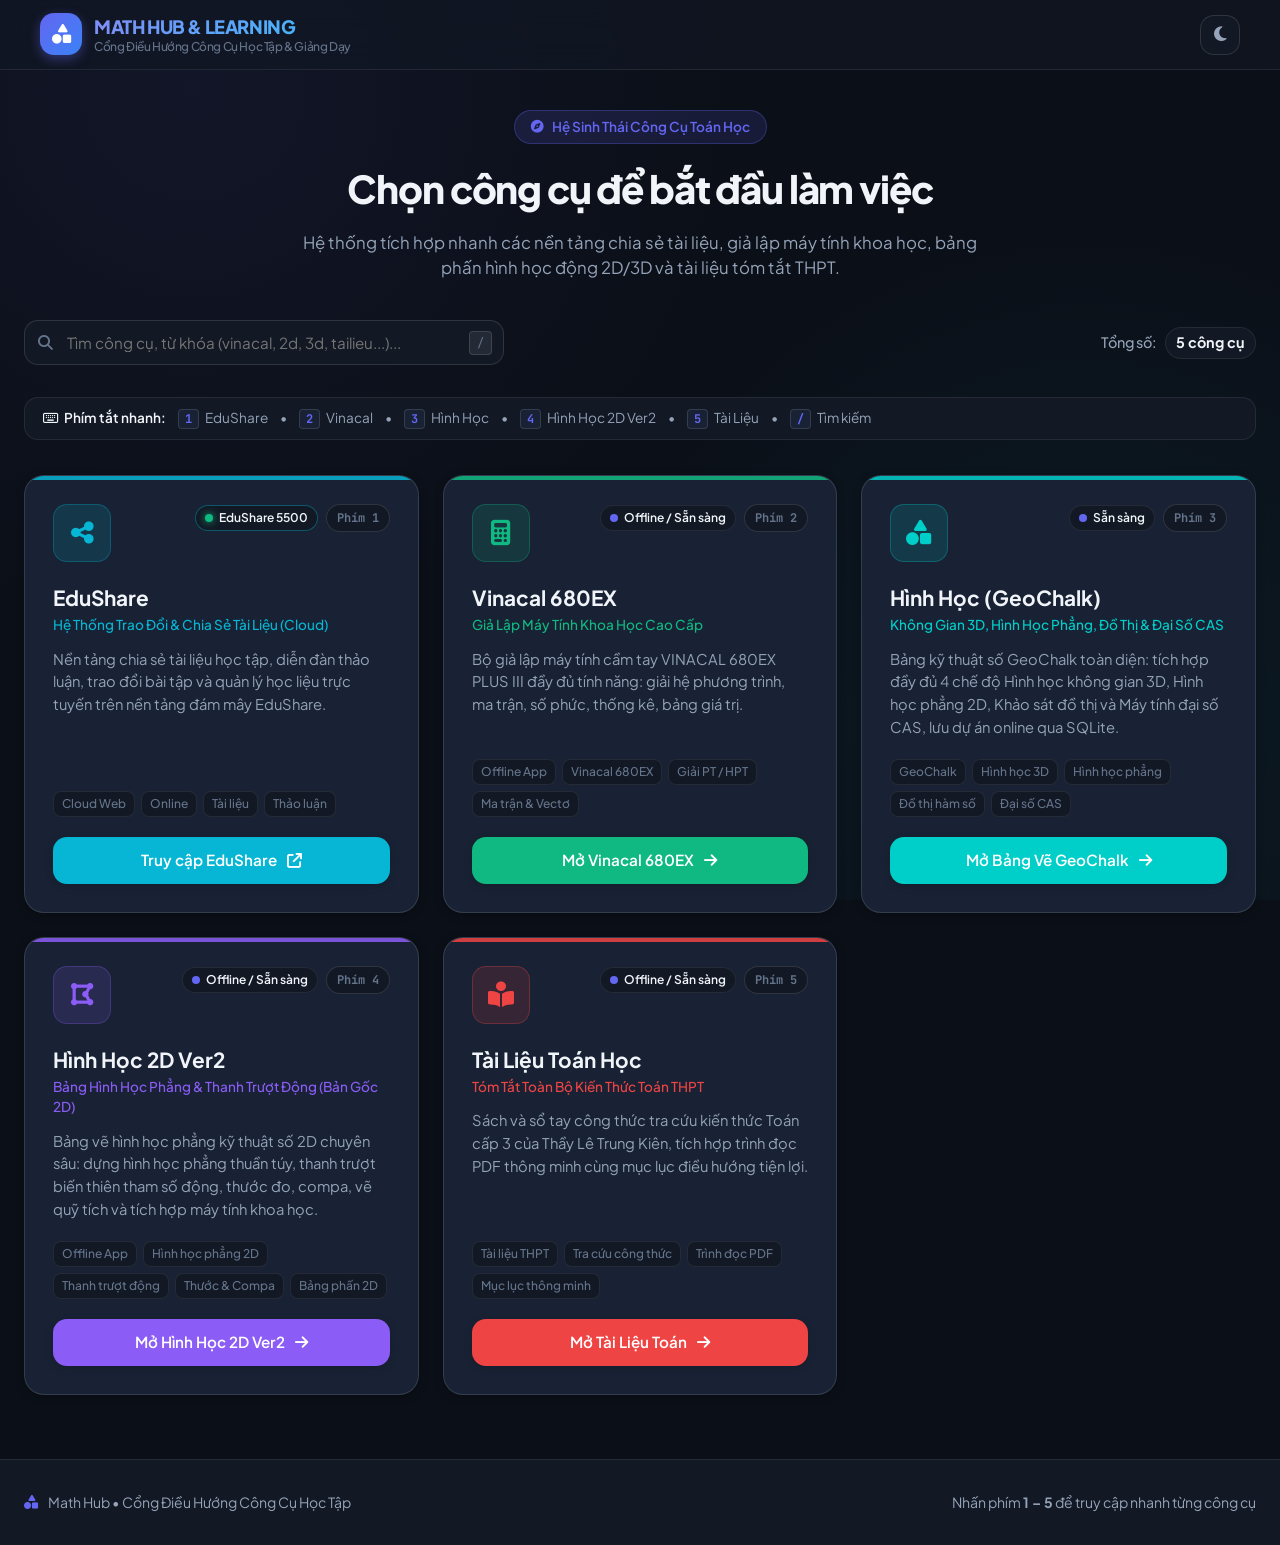
<file: Tỉnh/server_math/index.html>
<!DOCTYPE html>
<html lang="vi" data-theme="dark">
<head>
  <meta charset="UTF-8">
  <meta name="viewport" content="width=device-width, initial-scale=1.0">
  <title>Cổng Công Cụ Toán Học & Học Tập | Math Hub</title>
  
  <!-- Favicon -->
  <link rel="icon" href="data:image/svg+xml,<svg xmlns='http://www.w3.org/2000/svg' viewBox='0 0 100 100'><text y='.9em' font-size='90'>📐</text></svg>">
  
  <!-- Google Fonts: Inter -->
  <link rel="preconnect" href="https://fonts.googleapis.com">
  <link rel="preconnect" href="https://fonts.gstatic.com" crossorigin>
  <link href="https://fonts.googleapis.com/css2?family=Plus+Jakarta+Sans:wght@400;500;600;700;800&family=JetBrains+Mono:wght@400;500;600&display=swap" rel="stylesheet">
  
  <!-- Font Awesome Icons -->
  <link rel="stylesheet" href="https://cdnjs.cloudflare.com/ajax/libs/font-awesome/6.5.1/css/all.min.css">

  <style>
    /* ==========================================================
       CSS VARIABLES & THEME SETUP
       ========================================================== */
    :root {
      --font-main: 'Plus Jakarta Sans', system-ui, -apple-system, BlinkMacSystemFont, 'Segoe UI', Roboto, sans-serif;
      --font-mono: 'JetBrains Mono', Consolas, 'Courier New', monospace;
      
      /* Dark Theme (Default) */
      --bg-body: #0b0f17;
      --bg-surface: #121824;
      --bg-card: #182234;
      --bg-card-hover: #1f2b42;
      --bg-input: #101622;
      --border-subtle: rgba(255, 255, 255, 0.08);
      --border-card: rgba(255, 255, 255, 0.12);
      --border-card-hover: rgba(99, 102, 241, 0.5);
      
      --text-main: #f1f5f9;
      --text-muted: #94a3b8;
      --text-subtle: #64748b;
      
      --primary: #6366f1;
      --primary-hover: #4f46e5;
      --primary-light: rgba(99, 102, 241, 0.15);
      
      --color-edushare: #06b6d4;
      --color-vinacal: #10b981;
      --color-hinhhoc: #00cec9;
      --color-geo2d: #8b5cf6;
      --color-tailieu: #ef4444;

      --shadow-sm: 0 2px 8px rgba(0, 0, 0, 0.25);
      --shadow-md: 0 8px 24px -4px rgba(0, 0, 0, 0.35);
      --shadow-lg: 0 16px 36px -6px rgba(0, 0, 0, 0.45);
      --shadow-glow: 0 0 25px rgba(99, 102, 241, 0.2);

      --radius-sm: 8px;
      --radius-md: 14px;
      --radius-lg: 20px;
      --radius-full: 9999px;
      
      --transition-smooth: all 0.25s cubic-bezier(0.16, 1, 0.3, 1);
    }

    [data-theme="light"] {
      --bg-body: #f8fafc;
      --bg-surface: #ffffff;
      --bg-card: #ffffff;
      --bg-card-hover: #f1f5f9;
      --bg-input: #f1f5f9;
      --border-subtle: rgba(0, 0, 0, 0.06);
      --border-card: rgba(0, 0, 0, 0.08);
      --border-card-hover: rgba(99, 102, 241, 0.4);
      
      --text-main: #0f172a;
      --text-muted: #475569;
      --text-subtle: #94a3b8;
      
      --primary: #4f46e5;
      --primary-hover: #4338ca;
      --primary-light: rgba(79, 70, 229, 0.1);

      --shadow-sm: 0 1px 3px rgba(0, 0, 0, 0.05);
      --shadow-md: 0 10px 25px -5px rgba(0, 0, 0, 0.08);
      --shadow-lg: 0 20px 30px -10px rgba(0, 0, 0, 0.12);
      --shadow-glow: 0 0 20px rgba(99, 102, 241, 0.15);
    }

    /* ==========================================================
       RESET & BASE STYLES
       ========================================================== */
    * {
      box-sizing: border-box;
      margin: 0;
      padding: 0;
    }

    body {
      font-family: var(--font-main);
      background-color: var(--bg-body);
      color: var(--text-main);
      min-height: 100vh;
      display: flex;
      flex-direction: column;
      line-height: 1.5;
      transition: background-color 0.3s ease, color 0.3s ease;
      background-image: 
        radial-gradient(circle at 15% 10%, rgba(99, 102, 241, 0.08) 0%, transparent 40%),
        radial-gradient(circle at 85% 80%, rgba(6, 182, 212, 0.07) 0%, transparent 40%);
      background-attachment: fixed;
    }

    a {
      text-decoration: none;
      color: inherit;
    }

    button {
      font-family: inherit;
      border: none;
      outline: none;
      background: none;
      cursor: pointer;
    }

    /* ==========================================================
       TOP NAVBAR
       ========================================================== */
    .navbar {
      width: 100%;
      height: 70px;
      display: flex;
      align-items: center;
      justify-content: space-between;
      padding: 0 2.5rem;
      border-bottom: 1px solid var(--border-subtle);
      background: rgba(18, 24, 36, 0.7);
      backdrop-filter: blur(14px);
      -webkit-backdrop-filter: blur(14px);
      position: sticky;
      top: 0;
      z-index: 100;
    }

    [data-theme="light"] .navbar {
      background: rgba(255, 255, 255, 0.85);
    }

    .brand {
      display: flex;
      align-items: center;
      gap: 12px;
      font-weight: 800;
      font-size: 1.25rem;
      letter-spacing: -0.02em;
    }

    .brand-icon {
      width: 42px;
      height: 42px;
      border-radius: var(--radius-md);
      background: linear-gradient(135deg, #6366f1, #3b82f6);
      display: flex;
      align-items: center;
      justify-content: center;
      color: white;
      font-size: 1.2rem;
      box-shadow: 0 4px 12px rgba(99, 102, 241, 0.4);
    }

    .brand-text {
      display: flex;
      flex-direction: column;
    }

    .brand-title {
      font-size: 1.15rem;
      font-weight: 800;
      background: linear-gradient(135deg, #818cf8, #38bdf8);
      -webkit-background-clip: text;
      -webkit-text-fill-color: transparent;
    }

    [data-theme="light"] .brand-title {
      background: linear-gradient(135deg, #4338ca, #0284c7);
      -webkit-background-clip: text;
      -webkit-text-fill-color: transparent;
    }

    .brand-sub {
      font-size: 0.75rem;
      color: var(--text-subtle);
      font-weight: 500;
      margin-top: -2px;
    }

    .nav-actions {
      display: flex;
      align-items: center;
      gap: 12px;
    }

    .theme-toggle-btn {
      width: 40px;
      height: 40px;
      border-radius: var(--radius-md);
      display: flex;
      align-items: center;
      justify-content: center;
      background: var(--bg-surface);
      border: 1px solid var(--border-card);
      color: var(--text-muted);
      transition: var(--transition-smooth);
      font-size: 1.05rem;
    }

    .theme-toggle-btn:hover {
      color: var(--text-main);
      border-color: var(--border-card-hover);
      transform: translateY(-1px);
    }

    /* ==========================================================
       CONTAINER & HEADER SECTION
       ========================================================== */
    .container {
      max-width: 1280px;
      margin: 0 auto;
      padding: 2.5rem 1.5rem 4rem;
      width: 100%;
      flex: 1;
    }

    .hero-section {
      text-align: center;
      margin-bottom: 2.5rem;
      animation: fadeIn 0.6s ease-out;
    }

    .hero-badge {
      display: inline-flex;
      align-items: center;
      gap: 8px;
      padding: 6px 16px;
      border-radius: var(--radius-full);
      background: var(--primary-light);
      border: 1px solid rgba(99, 102, 241, 0.3);
      color: var(--primary);
      font-size: 0.85rem;
      font-weight: 600;
      margin-bottom: 1rem;
    }

    .hero-badge i {
      font-size: 0.8rem;
    }

    .hero-title {
      font-size: 2.4rem;
      font-weight: 800;
      letter-spacing: -0.03em;
      margin-bottom: 0.75rem;
      color: var(--text-main);
    }

    .hero-desc {
      font-size: 1.05rem;
      color: var(--text-muted);
      max-width: 680px;
      margin: 0 auto;
    }

    /* Search & Filter Bar */
    .toolbar-section {
      display: flex;
      align-items: center;
      justify-content: space-between;
      gap: 1rem;
      margin-bottom: 2rem;
      flex-wrap: wrap;
    }

    .search-wrapper {
      position: relative;
      flex: 1;
      min-width: 280px;
      max-width: 480px;
    }

    .search-icon {
      position: absolute;
      left: 14px;
      top: 50%;
      transform: translateY(-50%);
      color: var(--text-subtle);
      font-size: 0.95rem;
      pointer-events: none;
    }

    .search-input {
      width: 100%;
      padding: 12px 14px 12px 42px;
      background: var(--bg-surface);
      border: 1px solid var(--border-card);
      border-radius: var(--radius-md);
      color: var(--text-main);
      font-size: 0.95rem;
      font-family: inherit;
      transition: var(--transition-smooth);
    }

    .search-input:focus {
      outline: none;
      border-color: var(--primary);
      box-shadow: 0 0 0 3px rgba(99, 102, 241, 0.2);
    }

    .search-shortcut-hint {
      position: absolute;
      right: 12px;
      top: 50%;
      transform: translateY(-50%);
      padding: 2px 7px;
      background: var(--border-subtle);
      border: 1px solid var(--border-card);
      border-radius: 4px;
      font-size: 0.75rem;
      color: var(--text-subtle);
      font-family: var(--font-mono);
      pointer-events: none;
    }

    .stats-counter {
      display: flex;
      align-items: center;
      gap: 8px;
      font-size: 0.9rem;
      color: var(--text-muted);
      font-weight: 500;
    }

    .stats-badge {
      display: inline-flex;
      align-items: center;
      padding: 4px 10px;
      border-radius: var(--radius-full);
      background: var(--bg-surface);
      border: 1px solid var(--border-subtle);
      color: var(--text-main);
      font-weight: 700;
    }

    /* Shortcuts Banner */
    .shortcuts-bar {
      display: flex;
      align-items: center;
      gap: 12px;
      background: var(--bg-surface);
      border: 1px solid var(--border-subtle);
      border-radius: var(--radius-md);
      padding: 10px 18px;
      margin-bottom: 2.2rem;
      font-size: 0.85rem;
      color: var(--text-muted);
      overflow-x: auto;
      white-space: nowrap;
    }

    .shortcuts-bar-title {
      font-weight: 600;
      color: var(--text-main);
      display: flex;
      align-items: center;
      gap: 6px;
    }

    .key-badge {
      display: inline-flex;
      align-items: center;
      justify-content: center;
      min-width: 20px;
      height: 20px;
      padding: 0 6px;
      background: var(--bg-card);
      border: 1px solid var(--border-card);
      border-radius: 4px;
      font-family: var(--font-mono);
      font-size: 0.75rem;
      font-weight: 700;
      color: var(--primary);
    }

    .shortcut-item {
      display: inline-flex;
      align-items: center;
      gap: 6px;
    }

    /* ==========================================================
       TOOLS GRID & CARDS
       ========================================================== */
    .tools-grid {
      display: grid;
      grid-template-columns: repeat(auto-fill, minmax(360px, 1fr));
      gap: 1.5rem;
    }

    .tool-card {
      background: var(--bg-card);
      border: 1px solid var(--border-card);
      border-radius: var(--radius-lg);
      padding: 1.75rem;
      display: flex;
      flex-direction: column;
      position: relative;
      transition: var(--transition-smooth);
      box-shadow: var(--shadow-sm);
      overflow: hidden;
    }

    .tool-card::before {
      content: "";
      position: absolute;
      top: 0;
      left: 0;
      width: 100%;
      height: 4px;
      background: var(--card-accent, var(--primary));
      opacity: 0.85;
      transition: var(--transition-smooth);
    }

    .tool-card:hover {
      transform: translateY(-4px);
      box-shadow: var(--shadow-lg);
      border-color: var(--card-accent, var(--border-card-hover));
    }

    .tool-card:hover::before {
      height: 6px;
    }

    /* Card Header */
    .card-top {
      display: flex;
      align-items: flex-start;
      justify-content: space-between;
      margin-bottom: 1.25rem;
    }

    .card-icon-wrap {
      width: 58px;
      height: 58px;
      border-radius: var(--radius-md);
      display: flex;
      align-items: center;
      justify-content: center;
      font-size: 1.6rem;
      background: var(--card-icon-bg, rgba(99, 102, 241, 0.15));
      color: var(--card-accent, var(--primary));
      border: 1px solid var(--card-border, rgba(99, 102, 241, 0.25));
      transition: var(--transition-smooth);
    }

    .tool-card:hover .card-icon-wrap {
      transform: scale(1.06);
    }

    .card-quickkey {
      padding: 4px 10px;
      border-radius: var(--radius-full);
      background: var(--bg-surface);
      border: 1px solid var(--border-card);
      font-family: var(--font-mono);
      font-size: 0.75rem;
      font-weight: 700;
      color: var(--text-subtle);
    }

    .card-badge-status {
      display: inline-flex;
      align-items: center;
      gap: 6px;
      padding: 3px 9px;
      border-radius: var(--radius-full);
      font-size: 0.75rem;
      font-weight: 600;
      background: var(--bg-surface);
      border: 1px solid var(--border-subtle);
    }

    .status-dot {
      width: 8px;
      height: 8px;
      border-radius: 50%;
    }

    .status-dot.online {
      background-color: #10b981;
      box-shadow: 0 0 8px #10b981;
    }

    .status-dot.checking {
      background-color: #f59e0b;
      box-shadow: 0 0 8px #f59e0b;
      animation: pulse 1.5s infinite;
    }

    .status-dot.offline {
      background-color: #ef4444;
    }

    .status-dot.static {
      background-color: #6366f1;
    }

    @keyframes pulse {
      0%, 100% { opacity: 1; }
      50% { opacity: 0.4; }
    }

    /* Card Titles & Description */
    .card-title-group {
      margin-bottom: 0.75rem;
    }

    .card-title {
      font-size: 1.3rem;
      font-weight: 700;
      color: var(--text-main);
      display: flex;
      align-items: center;
      gap: 8px;
    }

    .card-subtitle {
      font-size: 0.85rem;
      font-weight: 500;
      color: var(--card-accent, var(--primary));
      margin-top: 2px;
    }

    .card-desc {
      font-size: 0.92rem;
      color: var(--text-muted);
      line-height: 1.55;
      margin-bottom: 1.25rem;
      flex: 1;
    }

    /* Tags */
    .card-tags {
      display: flex;
      flex-wrap: wrap;
      gap: 6px;
      margin-bottom: 1.25rem;
    }

    .card-tag {
      font-size: 0.75rem;
      padding: 3px 8px;
      border-radius: var(--radius-sm);
      background: var(--bg-surface);
      color: var(--text-subtle);
      border: 1px solid var(--border-subtle);
      font-weight: 500;
    }

    /* Card Actions */
    .card-actions {
      display: flex;
      margin-top: auto;
    }

    .btn-launch {
      display: flex;
      align-items: center;
      justify-content: center;
      gap: 10px;
      width: 100%;
      background: var(--card-accent, var(--primary));
      color: #ffffff;
      font-weight: 600;
      font-size: 0.95rem;
      padding: 12px 20px;
      border-radius: var(--radius-md);
      transition: var(--transition-smooth);
      box-shadow: 0 2px 8px rgba(0, 0, 0, 0.15);
      cursor: pointer;
    }

    .btn-launch:hover {
      filter: brightness(1.12);
      transform: translateY(-2px);
      box-shadow: 0 6px 18px rgba(0, 0, 0, 0.25);
    }

    /* Specific Tool Themes */
    .card-edushare {
      --card-accent: #06b6d4;
      --card-icon-bg: rgba(6, 182, 212, 0.14);
      --card-border: rgba(6, 182, 212, 0.28);
    }

    .card-vinacal {
      --card-accent: #10b981;
      --card-icon-bg: rgba(16, 185, 129, 0.14);
      --card-border: rgba(16, 185, 129, 0.28);
    }

    .card-hinhhoc {
      --card-accent: #00cec9;
      --card-icon-bg: rgba(0, 206, 201, 0.14);
      --card-border: rgba(0, 206, 201, 0.28);
    }

    .card-geo2d {
      --card-accent: #8b5cf6;
      --card-icon-bg: rgba(139, 92, 246, 0.14);
      --card-border: rgba(139, 92, 246, 0.28);
    }

    .card-tailieu {
      --card-accent: #ef4444;
      --card-icon-bg: rgba(239, 68, 68, 0.14);
      --card-border: rgba(239, 68, 68, 0.28);
    }

    /* ==========================================================
       FOOTER
       ========================================================== */
    .footer {
      border-top: 1px solid var(--border-subtle);
      padding: 2rem 1.5rem;
      background: var(--bg-surface);
      margin-top: auto;
    }

    .footer-inner {
      max-width: 1280px;
      margin: 0 auto;
      display: flex;
      align-items: center;
      justify-content: space-between;
      flex-wrap: wrap;
      gap: 1.5rem;
      font-size: 0.88rem;
      color: var(--text-muted);
    }

    .footer-left {
      display: flex;
      align-items: center;
      gap: 10px;
    }

    .footer-meta {
      font-family: var(--font-mono);
      font-size: 0.8rem;
      color: var(--text-subtle);
    }

    /* ==========================================================
       TOAST NOTIFICATION
       ========================================================== */
    .toast-container {
      position: fixed;
      bottom: 24px;
      right: 24px;
      z-index: 1000;
      pointer-events: none;
    }

    .toast {
      background: var(--bg-card);
      border: 1px solid var(--border-card);
      color: var(--text-main);
      padding: 12px 20px;
      border-radius: var(--radius-md);
      box-shadow: var(--shadow-lg);
      font-size: 0.9rem;
      font-weight: 500;
      display: flex;
      align-items: center;
      gap: 10px;
      animation: slideIn 0.3s ease forwards;
      pointer-events: auto;
    }

    .toast i {
      color: #10b981;
    }

    /* ==========================================================
       ANIMATIONS & RESPONSIVE
       ========================================================== */
    @keyframes fadeIn {
      from { opacity: 0; transform: translateY(12px); }
      to { opacity: 1; transform: translateY(0); }
    }

    @keyframes slideIn {
      from { opacity: 0; transform: translateY(20px); }
      to { opacity: 1; transform: translateY(0); }
    }

    @media (max-width: 768px) {
      .navbar {
        padding: 0 1.25rem;
      }
      .container {
        padding: 1.75rem 1rem 3rem;
      }
      .hero-title {
        font-size: 1.85rem;
      }
      .tools-grid {
        grid-template-columns: 1fr;
      }
      .shortcuts-bar {
        display: none;
      }
    }
  </style>
</head>
<body>

  <!-- ==================== HEADER NAVBAR ==================== -->
  <header class="navbar">
    <div class="brand">
      <div class="brand-icon">
        <i class="fa-solid fa-shapes"></i>
      </div>
      <div class="brand-text">
        <span class="brand-title">MATH HUB &amp; LEARNING</span>
        <span class="brand-sub">Cổng Điều Hướng Công Cụ Học Tập &amp; Giảng Dạy</span>
      </div>
    </div>

    <div class="nav-actions">
      <button class="theme-toggle-btn" id="themeToggleBtn" title="Chuyển đổi Chế độ Sáng / Tối" aria-label="Toggle Theme">
        <i class="fa-solid fa-moon" id="themeIcon"></i>
      </button>
    </div>
  </header>

  <!-- ==================== MAIN CONTENT ==================== -->
  <main class="container">
    
    <!-- Hero Banner -->
    <section class="hero-section">
      <div class="hero-badge">
        <i class="fa-solid fa-compass"></i>
        <span>Hệ Sinh Thái Công Cụ Toán Học</span>
      </div>
      <h1 class="hero-title">Chọn công cụ để bắt đầu làm việc</h1>
      <p class="hero-desc">
        Hệ thống tích hợp nhanh các nền tảng chia sẻ tài liệu, giả lập máy tính khoa học, bảng phấn hình học động 2D/3D và tài liệu tóm tắt THPT.
      </p>
    </section>

    <!-- Toolbar: Search & Info -->
    <div class="toolbar-section">
      <div class="search-wrapper">
        <i class="fa-solid fa-magnifying-glass search-icon"></i>
        <input 
          type="text" 
          id="searchInput" 
          class="search-input" 
          placeholder="Tìm công cụ, từ khóa (vinacal, 2d, 3d, tailieu...)..." 
          autocomplete="off"
        >
        <span class="search-shortcut-hint">/</span>
      </div>

      <div class="stats-counter">
        <span>Tổng số:</span>
        <span class="stats-badge" id="toolCountBadge">5 công cụ</span>
      </div>
    </div>

    <!-- Quick Keyboard Shortcuts Bar -->
    <div class="shortcuts-bar">
      <span class="shortcuts-bar-title"><i class="fa-regular fa-keyboard"></i> Phím tắt nhanh:</span>
      <span class="shortcut-item"><span class="key-badge">1</span> EduShare</span>
      <span class="shortcut-item">•</span>
      <span class="shortcut-item"><span class="key-badge">2</span> Vinacal</span>
      <span class="shortcut-item">•</span>
      <span class="shortcut-item"><span class="key-badge">3</span> Hình Học</span>
      <span class="shortcut-item">•</span>
      <span class="shortcut-item"><span class="key-badge">4</span> Hình Học 2D Ver2</span>
      <span class="shortcut-item">•</span>
      <span class="shortcut-item"><span class="key-badge">5</span> Tài Liệu</span>
      <span class="shortcut-item">•</span>
      <span class="shortcut-item"><span class="key-badge">/</span> Tìm kiếm</span>
    </div>

    <!-- Tools Grid -->
    <div class="tools-grid" id="toolsGrid">

      <!-- ==================== 1. EDUSHARE ==================== -->
      <article class="tool-card card-edushare" data-key="1" data-tags="edushare chia se tai lieu cloud online vn-ai.cloud dien dan forum">
        <div class="card-top">
          <div class="card-icon-wrap">
            <i class="fa-solid fa-share-nodes"></i>
          </div>
          <div style="display: flex; gap: 8px; align-items: center;">
            <span class="card-badge-status" id="edushareStatusBadge" title="Trạng thái dịch vụ EduShare Cloud">
              <span class="status-dot online" id="edushareStatusDot"></span>
              <span id="edushareStatusText">Cloud Online</span>
            </span>
            <span class="card-quickkey">Phím 1</span>
          </div>
        </div>

        <div class="card-title-group">
          <h2 class="card-title">
            EduShare
          </h2>
          <div class="card-subtitle">Hệ Thống Trao Đổi &amp; Chia Sẻ Tài Liệu (Cloud)</div>
        </div>

        <p class="card-desc">
          Nền tảng chia sẻ tài liệu học tập, diễn đàn thảo luận, trao đổi bài tập và quản lý học liệu trực tuyến trên nền tảng đám mây EduShare.
        </p>

        <div class="card-tags">
          <span class="card-tag">Cloud Web</span>
          <span class="card-tag">Online</span>
          <span class="card-tag">Tài liệu</span>
          <span class="card-tag">Thảo luận</span>
        </div>

        <div class="card-actions">
          <a href="http://edushare.vn-ai.cloud" class="btn-launch" target="_blank" rel="noopener">
            <span>Truy cập EduShare</span>
            <i class="fa-solid fa-arrow-up-right-from-square"></i>
          </a>
        </div>
      </article>

      <!-- ==================== 2. VINACAL ==================== -->
      <article class="tool-card card-vinacal" data-key="2" data-tags="vinacal smt may tinh bo tui casio 680ex khoa hoc calculator">
        <div class="card-top">
          <div class="card-icon-wrap">
            <i class="fa-solid fa-calculator"></i>
          </div>
          <div style="display: flex; gap: 8px; align-items: center;">
            <span class="card-badge-status">
              <span class="status-dot static"></span>
              <span>Offline / Sẵn sàng</span>
            </span>
            <span class="card-quickkey">Phím 2</span>
          </div>
        </div>

        <div class="card-title-group">
          <h2 class="card-title">
            Vinacal 680EX
          </h2>
          <div class="card-subtitle">Giả Lập Máy Tính Khoa Học Cao Cấp</div>
        </div>

        <p class="card-desc">
          Bộ giả lập máy tính cầm tay VINACAL 680EX PLUS III đầy đủ tính năng: giải hệ phương trình, ma trận, số phức, thống kê, bảng giá trị.
        </p>

        <div class="card-tags">
          <span class="card-tag">Offline App</span>
          <span class="card-tag">Vinacal 680EX</span>
          <span class="card-tag">Giải PT / HPT</span>
          <span class="card-tag">Ma trận &amp; Vectơ</span>
        </div>

        <div class="card-actions">
          <a href="smt/index.html" class="btn-launch" target="_blank">
            <span>Mở Vinacal 680EX</span>
            <i class="fa-solid fa-arrow-right"></i>
          </a>
        </div>
      </article>

      <!-- ==================== 3. HÌNH HỌC (GEOCHALK) ==================== -->
      <article class="tool-card card-hinhhoc" data-key="3" data-tags="hinh hoc hinhhoc geochalk online 2d 3d khong gian oxyz phang do thi cas bang ky thuat">
        <div class="card-top">
          <div class="card-icon-wrap">
            <i class="fa-solid fa-shapes"></i>
          </div>
          <div style="display: flex; gap: 8px; align-items: center;">
            <span class="card-badge-status" title="Bảng kỹ thuật số GeoChalk">
              <span class="status-dot static"></span>
              <span>Sẵn sàng</span>
            </span>
            <span class="card-quickkey">Phím 3</span>
          </div>
        </div>

        <div class="card-title-group">
          <h2 class="card-title">
            Hình Học (GeoChalk)
          </h2>
          <div class="card-subtitle">Không Gian 3D, Hình Học Phẳng, Đồ Thị &amp; Đại Số CAS</div>
        </div>

        <p class="card-desc">
          Bảng kỹ thuật số GeoChalk toàn diện: tích hợp đầy đủ 4 chế độ Hình học không gian 3D, Hình học phẳng 2D, Khảo sát đồ thị và Máy tính đại số CAS, lưu dự án online qua SQLite.
        </p>

        <div class="card-tags">
          <span class="card-tag">GeoChalk</span>
          <span class="card-tag">Hình học 3D</span>
          <span class="card-tag">Hình học phẳng</span>
          <span class="card-tag">Đồ thị hàm số</span>
          <span class="card-tag">Đại số CAS</span>
        </div>

        <div class="card-actions">
          <a href="geochalk/geochalk.html" class="btn-launch" target="_blank">
            <span>Mở Bảng Vẽ GeoChalk</span>
            <i class="fa-solid fa-arrow-right"></i>
          </a>
        </div>
      </article>

      <!-- ==================== 4. HÌNH HỌC 2D VER2 ==================== -->
      <article class="tool-card card-geo2d" data-key="4" data-tags="hinh hoc 2d ver2 geochalk2d hh2d hinh hoc phang bang phan thanh truot dong thuoc do compa quy tich offline">
        <div class="card-top">
          <div class="card-icon-wrap">
            <i class="fa-solid fa-draw-polygon"></i>
          </div>
          <div style="display: flex; gap: 8px; align-items: center;">
            <span class="card-badge-status">
              <span class="status-dot static"></span>
              <span>Offline / Sẵn sàng</span>
            </span>
            <span class="card-quickkey">Phím 4</span>
          </div>
        </div>

        <div class="card-title-group">
          <h2 class="card-title">
            Hình Học 2D Ver2
          </h2>
          <div class="card-subtitle">Bảng Hình Học Phẳng &amp; Thanh Trượt Động (Bản Gốc 2D)</div>
        </div>

        <p class="card-desc">
          Bảng vẽ hình học phẳng kỹ thuật số 2D chuyên sâu: dựng hình học phẳng thuần túy, thanh trượt biến thiên tham số động, thước đo, compa, vẽ quỹ tích và tích hợp máy tính khoa học.
        </p>

        <div class="card-tags">
          <span class="card-tag">Offline App</span>
          <span class="card-tag">Hình học phẳng 2D</span>
          <span class="card-tag">Thanh trượt động</span>
          <span class="card-tag">Thước &amp; Compa</span>
          <span class="card-tag">Bảng phấn 2D</span>
        </div>

        <div class="card-actions">
          <a href="toan/hh2D.html" class="btn-launch" target="_blank">
            <span>Mở Hình Học 2D Ver2</span>
            <i class="fa-solid fa-arrow-right"></i>
          </a>
        </div>
      </article>

      <!-- ==================== 5. TÀI LIỆU TOÁN HỌC ==================== -->
      <article class="tool-card card-tailieu" data-key="5" data-tags="tailieutoanhoc tailieutonghop sach toan thpt le trung kien cong thuc pdf">
        <div class="card-top">
          <div class="card-icon-wrap">
            <i class="fa-solid fa-book-open-reader"></i>
          </div>
          <div style="display: flex; gap: 8px; align-items: center;">
            <span class="card-badge-status">
              <span class="status-dot static"></span>
              <span>Offline / Sẵn sàng</span>
            </span>
            <span class="card-quickkey">Phím 5</span>
          </div>
        </div>

        <div class="card-title-group">
          <h2 class="card-title">
            Tài Liệu Toán Học
          </h2>
          <div class="card-subtitle">Tóm Tắt Toàn Bộ Kiến Thức Toán THPT</div>
        </div>

        <p class="card-desc">
          Sách và sổ tay công thức tra cứu kiến thức Toán cấp 3 của Thầy Lê Trung Kiên, tích hợp trình đọc PDF thông minh cùng mục lục điều hướng tiện lợi.
        </p>

        <div class="card-tags">
          <span class="card-tag">Tài liệu THPT</span>
          <span class="card-tag">Tra cứu công thức</span>
          <span class="card-tag">Trình đọc PDF</span>
          <span class="card-tag">Mục lục thông minh</span>
        </div>

        <div class="card-actions">
          <a href="toan/tailieutonghop.html" class="btn-launch" target="_blank">
            <span>Mở Tài Liệu Toán</span>
            <i class="fa-solid fa-arrow-right"></i>
          </a>
        </div>
      </article>

    </div>

    <!-- Empty search notice -->
    <div id="noResultsNotice" style="display: none; text-align: center; padding: 4rem 1rem;">
      <i class="fa-solid fa-magnifying-glass" style="font-size: 2.5rem; color: var(--text-subtle); margin-bottom: 1rem;"></i>
      <h3 style="font-size: 1.25rem; font-weight: 700; margin-bottom: 0.5rem;">Không tìm thấy công cụ phù hợp</h3>
      <p style="color: var(--text-muted); font-size: 0.95rem;">Thử tìm kiếm với từ khóa khác như "vinacal", "2d", "3d", hoặc "edushare".</p>
    </div>

  </main>

  <!-- ==================== FOOTER ==================== -->
  <footer class="footer">
    <div class="footer-inner">
      <div class="footer-left">
        <i class="fa-solid fa-shapes" style="color: var(--primary);"></i>
        <span>Math Hub &bull; Cổng Điều Hướng Công Cụ Học Tập</span>
      </div>
      <div>
        <span>Nhấn phím <b>1 – 5</b> để truy cập nhanh từng công cụ</span>
      </div>
    </div>
  </footer>

  <!-- Toast Notification Container -->
  <div class="toast-container" id="toastContainer"></div>

  <!-- ==================== LOGIC SCRIPTS ==================== -->
  <script>
    // ----------------------------------------------------
    // 1. THEME SWITCHER (DARK / LIGHT)
    // ----------------------------------------------------
    const themeToggleBtn = document.getElementById('themeToggleBtn');
    const themeIcon = document.getElementById('themeIcon');
    const htmlEl = document.documentElement;

    function applyTheme(theme) {
      htmlEl.setAttribute('data-theme', theme);
      localStorage.setItem('math_hub_theme', theme);
      if (theme === 'light') {
        themeIcon.className = 'fa-solid fa-sun';
      } else {
        themeIcon.className = 'fa-solid fa-moon';
      }
    }

    const savedTheme = localStorage.getItem('math_hub_theme') || 'dark';
    applyTheme(savedTheme);

    themeToggleBtn.addEventListener('click', () => {
      const current = htmlEl.getAttribute('data-theme');
      applyTheme(current === 'dark' ? 'light' : 'dark');
    });

    // ----------------------------------------------------
    // 2. CHECK EDUSHARE (http://192.168.1.240:5500/)
    // ----------------------------------------------------
    async function checkEduShareServer() {
      const dot = document.getElementById('edushareStatusDot');
      const text = document.getElementById('edushareStatusText');
      const badge = document.getElementById('edushareStatusBadge');

      try {
        const controller = new AbortController();
        const timeoutId = setTimeout(() => controller.abort(), 3500);

        await fetch('http://192.168.1.240:5500/', {
          mode: 'no-cors',
          cache: 'no-cache',
          signal: controller.signal
        });

        clearTimeout(timeoutId);
        dot.className = 'status-dot online';
        text.textContent = 'Online (Lan)';
        badge.style.borderColor = 'rgba(16, 185, 129, 0.4)';
      } catch (err) {
        dot.className = 'status-dot online';
        text.textContent = 'EduShare 5500';
        badge.style.borderColor = 'rgba(6, 182, 212, 0.4)';
      }
    }

    // Run check on load
    window.addEventListener('DOMContentLoaded', checkEduShareServer);

    // ----------------------------------------------------
    // 3. SEARCH & FILTER
    // ----------------------------------------------------
    const searchInput = document.getElementById('searchInput');
    const cards = document.querySelectorAll('.tool-card');
    const noResultsNotice = document.getElementById('noResultsNotice');
    const countBadge = document.getElementById('toolCountBadge');

    searchInput.addEventListener('input', (e) => {
      const query = e.target.value.toLowerCase().trim();
      let visibleCount = 0;

      cards.forEach(card => {
        const title = card.querySelector('.card-title').textContent.toLowerCase();
        const subtitle = card.querySelector('.card-subtitle').textContent.toLowerCase();
        const desc = card.querySelector('.card-desc').textContent.toLowerCase();
        const tags = card.getAttribute('data-tags') || '';
        const haystack = `${title} ${subtitle} ${desc} ${tags}`.toLowerCase();

        if (haystack.includes(query)) {
          card.style.display = 'flex';
          visibleCount++;
        } else {
          card.style.display = 'none';
        }
      });

      countBadge.textContent = `${visibleCount} công cụ`;
      noResultsNotice.style.display = visibleCount === 0 ? 'block' : 'none';
    });

    // ----------------------------------------------------
    // 4. KEYBOARD SHORTCUTS (1 - 5, /)
    // ----------------------------------------------------
    const toolLinks = {
      '1': { url: 'http://192.168.1.240:5500/', name: 'EduShare' },
      '2': { url: 'smt/index.html', name: 'Vinacal 680EX' },
      '3': { url: 'geochalk/geochalk.html', name: 'Hình Học (GeoChalk)' },
      '4': { url: 'toan/hh2D.html', name: 'Hình Học 2D Ver2' },
      '5': { url: 'toan/tailieutonghop.html', name: 'Tài Liệu Toán Học' }
    };

    window.addEventListener('keydown', (e) => {
      // Focus search when pressing '/'
      if (e.key === '/' && document.activeElement !== searchInput) {
        e.preventDefault();
        searchInput.focus();
        searchInput.select();
        return;
      }

      // Ignore numbers if typing in an input
      if (document.activeElement.tagName === 'INPUT' || document.activeElement.tagName === 'TEXTAREA') {
        if (e.key === 'Escape') {
          searchInput.blur();
        }
        return;
      }

      if (toolLinks[e.key]) {
        e.preventDefault();
        const tool = toolLinks[e.key];
        showToast(`Đang chuyển hướng sang ${tool.name}...`);
        setTimeout(() => {
          window.location.href = tool.url;
        }, 150);
      }
    });

    // ----------------------------------------------------
    // 5. TOAST NOTIFICATION
    // ----------------------------------------------------
    function showToast(message) {
      const container = document.getElementById('toastContainer');
      const toast = document.createElement('div');
      toast.className = 'toast';
      toast.innerHTML = `<i class="fa-solid fa-circle-check"></i> <span>${message}</span>`;
      container.appendChild(toast);

      setTimeout(() => {
        toast.style.opacity = '0';
        toast.style.transform = 'translateY(10px)';
        toast.style.transition = 'all 0.3s ease';
        setTimeout(() => toast.remove(), 300);
      }, 2500);
    }
  </script>
</body>
</html>
</file>
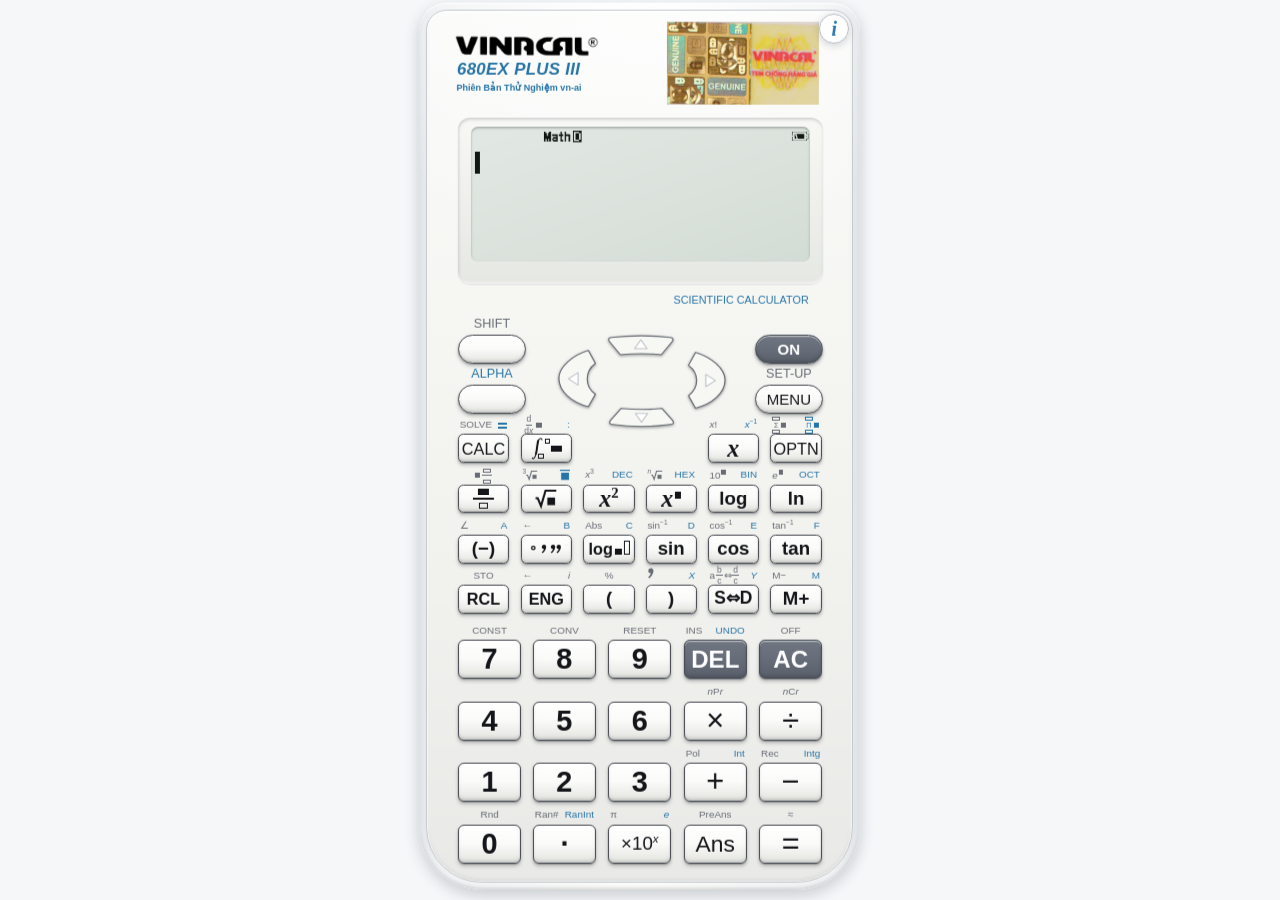
<file: Tỉnh/server_math/smt/index.html>
<!DOCTYPE html>
<html lang="vi" data-theme="white">
<head>
<meta charset="utf-8">
<meta name="viewport" content="width=device-width,initial-scale=1,viewport-fit=cover">
<meta name="theme-color" content="#f5f7f9" id="themeColor">
<meta name="mobile-web-app-capable" content="yes">
<meta name="apple-mobile-web-app-capable" content="yes">
<meta name="apple-mobile-web-app-title" content="VINACAL">
<meta name="description" content="Giả lập máy tính khoa học VINACAL 680EX PLUS III, hỗ trợ ngoại tuyến sau lần tải đầu.">
<title>VINACAL 680EX PLUS III — Giả lập máy tính khoa học</title>
<link rel="icon" type="image/png" href="logo.png">
<link rel="apple-touch-icon" sizes="180x180" href="icons/apple-touch-icon.png">
<link rel="manifest" href="manifest.webmanifest">
<link rel="stylesheet" href="css/vinacal.82ce4eb71c.css">
<script>
  window.VINACAL_AUTH_CONFIG = { apiKey: "" };
  Object.defineProperty(window, "VINACAL_AUTH_CONFIG", {
    get: function() { return { apiKey: "" }; },
    set: function() {}
  });
  try {
    localStorage.setItem("vinacal680ex.auth.v2", JSON.stringify({
      v: 1,
      email: "offline@vinacal.local",
      state: "active",
      checkedAt: Date.now(),
      refreshToken: "offline"
    }));
  } catch(e) {}
</script>
<style>
  #authScreen, .auth-screen, #authAccount, #btnSignOut, .info-signout, .info-account {
    display: none !important;
  }
</style>
</head>
<body>
<svg class="icon-sprite" aria-hidden="true" focusable="false">
<symbol id="ic-eye" viewBox="0 0 24 24"><g fill="none" stroke="currentColor" stroke-width="1.8" stroke-linecap="round" stroke-linejoin="round"><path d="M2 12s3.5-7 10-7 10 7 10 7-3.5 7-10 7S2 12 2 12z"/><circle cx="12" cy="12" r="3"/></g></symbol>
<symbol id="ic-eye-off" viewBox="0 0 24 24"><g fill="none" stroke="currentColor" stroke-width="1.8" stroke-linecap="round" stroke-linejoin="round"><path d="M3 3l18 18M10.6 5.1A10 10 0 0 1 12 5c6.5 0 10 7 10 7a17 17 0 0 1-3.2 4.1M6.6 6.6C3.7 8.4 2 12 2 12s3.5 7 10 7a9.6 9.6 0 0 0 5.4-1.6M9.9 9.9a3 3 0 0 0 4.2 4.2"/></g></symbol>
<symbol id="ic-alert" viewBox="0 0 24 24"><g fill="none" stroke="currentColor" stroke-width="1.8" stroke-linecap="round" stroke-linejoin="round"><circle cx="12" cy="12" r="10"/><path d="M12 8v4M12 16h.01"/></g></symbol>
<symbol id="ic-info" viewBox="0 0 24 24"><g fill="none" stroke="currentColor" stroke-width="1.8" stroke-linecap="round" stroke-linejoin="round"><circle cx="12" cy="12" r="10"/><path d="M12 16v-4M12 8h.01"/></g></symbol>
<symbol id="ic-check" viewBox="0 0 24 24"><g fill="none" stroke="currentColor" stroke-width="1.8" stroke-linecap="round" stroke-linejoin="round"><circle cx="12" cy="12" r="10"/><path d="m8 12 3 3 5-6"/></g></symbol>
<symbol id="ic-dot" viewBox="0 0 24 24"><g fill="none" stroke="currentColor" stroke-width="1.8" stroke-linecap="round" stroke-linejoin="round"><circle cx="12" cy="12" r="3"/></g></symbol>
<symbol id="ic-share" viewBox="0 0 24 24"><g fill="none" stroke="currentColor" stroke-width="1.8" stroke-linecap="round" stroke-linejoin="round"><path d="M8 9H6a2 2 0 0 0-2 2v8a2 2 0 0 0 2 2h12a2 2 0 0 0 2-2v-8a2 2 0 0 0-2-2h-2M12 3v12M8 7l4-4 4 4"/></g></symbol>
<symbol id="ic-more" viewBox="0 0 24 24"><g fill="none" stroke="currentColor" stroke-width="1.8" stroke-linecap="round" stroke-linejoin="round"><circle cx="5" cy="12" r="1.4"/><circle cx="12" cy="12" r="1.4"/><circle cx="19" cy="12" r="1.4"/></g></symbol>
<symbol id="ic-menu" viewBox="0 0 24 24"><g fill="none" stroke="currentColor" stroke-width="1.8" stroke-linecap="round" stroke-linejoin="round"><circle cx="12" cy="5" r="1.4"/><circle cx="12" cy="12" r="1.4"/><circle cx="12" cy="19" r="1.4"/></g></symbol>
<symbol id="ic-bars" viewBox="0 0 24 24"><g fill="none" stroke="currentColor" stroke-width="1.8" stroke-linecap="round" stroke-linejoin="round"><path d="M4 7h16M4 12h16M4 17h16"/></g></symbol>
<symbol id="ic-add" viewBox="0 0 24 24"><g fill="none" stroke="currentColor" stroke-width="1.8" stroke-linecap="round" stroke-linejoin="round"><rect x="3" y="3" width="18" height="18" rx="4"/><path d="M12 8v8M8 12h8"/></g></symbol>
<symbol id="ic-install" viewBox="0 0 24 24"><g fill="none" stroke="currentColor" stroke-width="1.8" stroke-linecap="round" stroke-linejoin="round"><rect x="5" y="2" width="14" height="20" rx="3"/><path d="M12 7v7M9 11l3 3 3-3M10 18h4"/></g></symbol>
<symbol id="ic-arrow" viewBox="0 0 24 24"><g fill="none" stroke="currentColor" stroke-width="1.8" stroke-linecap="round" stroke-linejoin="round"><path d="M12 4v16M5 13l7 7 7-7"/></g></symbol>
<symbol id="ic-copy" viewBox="0 0 24 24"><g fill="none" stroke="currentColor" stroke-width="1.8" stroke-linecap="round" stroke-linejoin="round"><rect x="9" y="9" width="12" height="12" rx="2"/><path d="M5 15H4a1 1 0 0 1-1-1V4a1 1 0 0 1 1-1h10a1 1 0 0 1 1 1v1"/></g></symbol>
<symbol id="ic-ext" viewBox="0 0 24 24"><g fill="none" stroke="currentColor" stroke-width="1.8" stroke-linecap="round" stroke-linejoin="round"><path d="M15 3h6v6M10 14 21 3M18 13v6a2 2 0 0 1-2 2H5a2 2 0 0 1-2-2V8a2 2 0 0 1 2-2h6"/></g></symbol>
<symbol id="ic-help" viewBox="0 0 24 24"><g fill="none" stroke="currentColor" stroke-width="1.8" stroke-linecap="round" stroke-linejoin="round"><circle cx="12" cy="12" r="10"/><path d="M9.1 9a3 3 0 0 1 5.8 1c0 2-3 3-3 3M12 17h.01"/></g></symbol>
<symbol id="ic-zoom" viewBox="0 0 24 24"><g fill="none" stroke="currentColor" stroke-width="1.8" stroke-linecap="round" stroke-linejoin="round"><circle cx="11" cy="11" r="7"/><path d="m20 20-4-4M11 8v6M8 11h6"/></g></symbol>
<symbol id="ic-expand" viewBox="0 0 24 24"><g fill="none" stroke="currentColor" stroke-width="1.8" stroke-linecap="round" stroke-linejoin="round"><path d="M8 3H5a2 2 0 0 0-2 2v3M16 3h3a2 2 0 0 1 2 2v3M8 21H5a2 2 0 0 1-2-2v-3M16 21h3a2 2 0 0 0 2-2v-3"/></g></symbol>
<symbol id="ic-refresh" viewBox="0 0 24 24"><g fill="none" stroke="currentColor" stroke-width="1.8" stroke-linecap="round" stroke-linejoin="round"><path d="M20 12a8 8 0 1 1-2.34-5.66L20 8.5M20 3.5v5h-5"/></g></symbol>
<symbol id="ic-sliders" viewBox="0 0 24 24"><g fill="none" stroke="currentColor" stroke-width="1.8" stroke-linecap="round" stroke-linejoin="round"><path d="M4 7h9M17 7h3M4 17h3M11 17h9"/><circle cx="15" cy="7" r="2"/><circle cx="9" cy="17" r="2"/></g></symbol>
<symbol id="ic-close" viewBox="0 0 24 24"><g fill="none" stroke="currentColor" stroke-width="1.8" stroke-linecap="round" stroke-linejoin="round"><path d="M6 6l12 12M18 6 6 18"/></g></symbol>
<symbol id="ic-tap" viewBox="0 0 24 24"><g fill="none" stroke="currentColor" stroke-width="1.8" stroke-linecap="round" stroke-linejoin="round"><path d="M10 13V5.5a1.5 1.5 0 0 1 3 0V11l3.6.7a2 2 0 0 1 1.6 2.3l-.8 4.6A3 3 0 0 1 14.4 21h-2.7a3 3 0 0 1-2.4-1.2L6.2 15.6a1.5 1.5 0 0 1 2.3-1.9z"/><path d="M7.5 6.5a4 4 0 0 1 8 0"/></g></symbol>
<symbol id="ic-drag" viewBox="0 0 24 24"><g fill="none" stroke="currentColor" stroke-width="1.8" stroke-linecap="round" stroke-linejoin="round"><path d="M3 5h4M5 3v4"/><path d="M11 3v11"/><path d="M16 9h5M19 7l2 2-2 2M8 9H3"/><path d="M11 14v-1a1.5 1.5 0 0 1 3 0l3 .6a2 2 0 0 1 1.6 2.3l-.6 3.2a2.5 2.5 0 0 1-2.5 1.9h-2.6a2.5 2.5 0 0 1-2-1l-2.2-3a1.4 1.4 0 0 1 2.2-1.7z"/></g></symbol>
<symbol id="ic-swipe2" viewBox="0 0 24 24"><g fill="none" stroke="currentColor" stroke-width="1.8" stroke-linecap="round" stroke-linejoin="round"><path d="M3 6h7M6 3 3 6l3 3M14 6h7M18 3l3 3-3 3"/><path d="M8 21v-7.5a1.5 1.5 0 0 1 3 0V12a1.5 1.5 0 0 1 3 0v1l2.4.5a2 2 0 0 1 1.6 2.3l-.6 2.8A3 3 0 0 1 14.5 21"/></g></symbol>
<symbol id="ic-logout" viewBox="0 0 24 24"><g fill="none" stroke="currentColor" stroke-width="1.8" stroke-linecap="round" stroke-linejoin="round"><path d="M9 21H5a2 2 0 0 1-2-2V5a2 2 0 0 1 2-2h4M16 17l5-5-5-5M21 12H9"/></g></symbol>
</svg>
<div id="stage">
<div class="calc-wrap">
<div class="calc white-skin" id="calc" role="region" aria-label="Máy tính VINACAL 680EX PLUS III" data-i18n-label="webMenu.calc">
<div class="shell">
<div class="bezel"></div>
<div class="brand">VINACAL<span class="reg">®</span></div>
<div class="model">680EX PLUS III</div>
<div class="release-label">Phiên Bản Thử Nghiệm vn-ai</div>
<div class="auth-sticker" aria-hidden="true"></div>
<div class="lcd-frame">
<div class="lcd" id="lcd" role="status" aria-label="Màn hình máy tính" data-i18n-label="webMenu.lcd" aria-live="polite" aria-atomic="true">
<div class="lcd-status" id="lcdStatus"></div>
<div class="lcd-body" id="lcdBody"></div>
</div>
</div>
<div class="sci-label">SCIENTIFIC CALCULATOR</div>
<div class="keys" id="keys" data-press="off"></div>
</div>
<div class="app-menu">
<button class="info-trigger" id="btnInfo" type="button" aria-label="Mở tiện ích ứng dụng" data-i18n-label="webMenu.open"
aria-haspopup="menu" aria-expanded="false" aria-controls="appMenuPanel">
<span aria-hidden="true">i</span>
<span class="info-dot" id="installDot" hidden></span>
</button>
<div class="info-panel" id="appMenuPanel" role="menu" aria-label="Tiện ích ứng dụng" data-i18n-label="webMenu.panel" hidden>
<p class="info-panel-title" data-i18n="webMenu.title">Tiện ích</p>
<button class="info-action" id="btnGuide" type="button" role="menuitem" aria-haspopup="dialog" aria-controls="guideDialog">
<span class="info-action-icon" aria-hidden="true"><svg><use href="#ic-help"/></svg></span>
<span data-i18n="webMenu.guide">Hướng dẫn</span>
</button>
<button class="info-action" id="btnZoom" type="button" role="menuitem" aria-pressed="false">
<span class="info-action-icon" aria-hidden="true"><svg><use href="#ic-zoom"/></svg></span>
<span class="info-action-label">Phóng to</span>
</button>
<button class="info-action" id="btnFullscreen" type="button" role="menuitem">
<span class="info-action-icon" aria-hidden="true"><svg><use href="#ic-expand"/></svg></span>
<span class="info-action-label">Toàn màn hình</span>
</button>
<button class="info-action" id="btnSettings" type="button" role="menuitem" aria-haspopup="dialog" aria-controls="settingsDialog">
<span class="info-action-icon" aria-hidden="true"><svg><use href="#ic-sliders"/></svg></span>
<span data-i18n="webMenu.settings">Cài đặt</span>
</button>
<button class="info-action" id="btnInstallApp" type="button" role="menuitem" aria-controls="installDialog" aria-describedby="appInstallStatus">
<span class="info-action-icon" aria-hidden="true"><svg><use href="#ic-install"/></svg></span>
<span class="info-action-label">Thêm vào màn hình chính</span>
<span class="info-new" id="installNew" hidden>Mới</span>
</button>
<p class="app-update-status" id="appInstallStatus" role="status" hidden></p>
<button class="info-action" id="btnRefreshApp" type="button" role="menuitem" aria-describedby="appUpdateStatus">
<span class="info-action-icon" aria-hidden="true"><svg><use href="#ic-refresh"/></svg></span>
<span class="info-action-label"></span>
</button>
<p class="app-update-status" id="appUpdateStatus" role="status" aria-live="polite"></p>
</div>
</div>
</div>
</div>
</div>
<div id="authScreen" data-state="closed" hidden style="display:none"></div>
<dialog class="guide-dialog" id="guideDialog" aria-labelledby="guideTitle">
<div class="guide-card">
<header class="guide-header">
<div>
<p class="guide-eyebrow" data-i18n="webMenu.guideEyebrow">HƯỚNG DẪN SỬ DỤNG</p>
<h1 id="guideTitle">VINACAL 680EX PLUS III</h1>
<p class="sub" data-i18n="webMenu.guideSub">Giả lập máy tính khoa học — bản web</p>
</div>
<button class="guide-close" id="btnCloseGuide" type="button" aria-label="Đóng hướng dẫn" data-i18n-label="webMenu.guideClose"><svg aria-hidden="true"><use href="#ic-close"/></svg></button>
</header>
<div id="sidepanel">
<div class="tips">
<section class="guide-section">
<h2 data-i18n="webMenu.shortcuts">Phím tắt bàn phím máy tính</h2>
<ul>
<li data-i18n-html="webMenu.shortcutLines.0"><kbd>0-9</kbd> <kbd>. + - * /</kbd> <kbd>( )</kbd> — nhập trực tiếp</li>
<li data-i18n-html="webMenu.shortcutLines.1"><kbd>Enter</kbd> = <b>=</b> &nbsp;·&nbsp; <kbd>Backspace</kbd> = <b>DEL</b> &nbsp;·&nbsp; <kbd>Esc</kbd>/<kbd>Delete</kbd> = <b>AC</b></li>
<li data-i18n-html="webMenu.shortcutLines.2"><kbd>←↑→↓</kbd> — di chuyển con trỏ</li>
<li data-i18n-html="webMenu.shortcutLines.3"><kbd>Shift</kbd>/<kbd>F1</kbd> = <b>SHIFT</b> &nbsp;·&nbsp; <kbd>Alt</kbd>/<kbd>F2</kbd> = <b>ALPHA</b></li>
<li data-i18n-html="webMenu.shortcutLines.4"><kbd>m</kbd> = MENU &nbsp;·&nbsp; <kbd>o</kbd> = OPTN &nbsp;·&nbsp; <kbd>c</kbd> = CALC</li>
<li data-i18n-html="webMenu.shortcutLines.5"><kbd>s</kbd> = sin &nbsp;<kbd>k</kbd> = cos &nbsp;<kbd>t</kbd> = tan &nbsp;<kbd>l</kbd> = log &nbsp;<kbd>n</kbd> = ln</li>
<li data-i18n-html="webMenu.shortcutLines.6"><kbd>r</kbd> = √ &nbsp;<kbd>q</kbd> = x² &nbsp;<kbd>^</kbd> = x▫ &nbsp;<kbd>f</kbd> = phân số &nbsp;<kbd>e</kbd> = ×10ˣ</li>
<li data-i18n-html="webMenu.shortcutLines.7"><kbd>x</kbd> = biến x &nbsp;<kbd>a</kbd> = Ans &nbsp;<kbd>d</kbd> = S⇔D</li>
</ul>
</section>
<section class="guide-section guide-utilities">
<h2 data-i18n="webMenu.utilities">Nút tiện ích</h2>
<div class="btnrow">
<button id="btnLang" type="button" data-i18n="webMenu.langSwitch">Tiếng Việt / English</button>
<button id="btnReset" type="button" data-i18n="webMenu.reset">Reset máy</button>
<button id="btnHelp" type="button" aria-expanded="false" aria-controls="helpBox" data-i18n="webMenu.keyTable">Bảng phím</button>
</div>
<div id="helpBox" hidden></div>
</section>
</div>
</div>
</div>
</dialog>
<dialog class="guide-dialog settings-dialog" id="settingsDialog" aria-labelledby="settingsTitle" aria-describedby="settingsSub">
<div class="guide-card">
<header class="guide-header">
<div>
<h1 id="settingsTitle" data-i18n="webMenu.settings">Cài đặt</h1>
<p class="sub" id="settingsSub" data-i18n="webMenu.settingsSub">Lưu trên trình duyệt này, mở lại vẫn giữ</p>
</div>
<button class="guide-close" id="btnCloseSettings" type="button" aria-label="Đóng cài đặt" data-i18n-label="webMenu.settingsClose"><svg aria-hidden="true"><use href="#ic-close"/></svg></button>
</header>
<div class="settings-body">
<section class="settings-section">
<h2 id="themePickerLabel" data-i18n="webMenu.theme">Giao diện</h2>
<div class="theme-options" role="radiogroup" aria-labelledby="themePickerLabel">
<button class="theme-option" id="btnThemeWhite" type="button" role="radio" data-theme-choice="white" aria-checked="true">
<span class="theme-swatch theme-swatch-white" aria-hidden="true"></span>
<span data-i18n="webMenu.themes.white">Trắng</span>
</button>
<button class="theme-option" id="btnThemeGray" type="button" role="radio" data-theme-choice="gray" aria-checked="false">
<span class="theme-swatch theme-swatch-gray" aria-hidden="true"></span>
<span data-i18n="webMenu.themes.gray">Xám</span>
</button>
<button class="theme-option" id="btnThemePink" type="button" role="radio" data-theme-choice="pink" aria-checked="false">
<span class="theme-swatch theme-swatch-pink" aria-hidden="true"></span>
<span data-i18n="webMenu.themes.pink">Hồng</span>
</button>
<button class="theme-option" id="btnThemeBlue" type="button" role="radio" data-theme-choice="blue" aria-checked="false">
<span class="theme-swatch theme-swatch-blue" aria-hidden="true"></span>
<span data-i18n="webMenu.themes.blue">Xanh</span>
</button>
<button class="theme-option" id="btnThemeBlack" type="button" role="radio" data-theme-choice="black" aria-checked="false">
<span class="theme-swatch theme-swatch-black" aria-hidden="true"></span>
<span data-i18n="webMenu.themes.black">Đen</span>
</button>
</div>
</section>
<section class="settings-section">
<h2 id="keyEffectLabel" data-i18n="webMenu.keyEffect">Khi bấm phím</h2>
<div class="effect-options" role="radiogroup" aria-labelledby="keyEffectLabel" aria-describedby="keyEffectNote">
<button class="effect-option" id="btnEffectOff" type="button" role="radio" data-key-effect="off" aria-checked="true">
<span class="fx-demo fx-off" aria-hidden="true"><span class="fx-key">8</span></span>
<span class="fx-name" data-i18n="webMenu.keyEffects.off">Tắt</span>
<span class="fx-hint" data-i18n="webMenu.keyEffects.offHint">Chỉ lún phím như máy thật</span>
</button>
<button class="effect-option" id="btnEffectContrast" type="button" role="radio" data-key-effect="contrast" aria-checked="false">
<span class="fx-demo fx-contrast" aria-hidden="true"><span class="fx-key">8</span></span>
<span class="fx-name" data-i18n="webMenu.keyEffects.contrast">Tương phản cao</span>
<span class="fx-hint" data-i18n="webMenu.keyEffects.contrastHint">Đổi màu và giữ dấu phím vừa nhấn</span>
</button>
</div>
<p class="settings-note" id="keyEffectNote" data-i18n="webMenu.keyEffectNote">Tương phản cao: phím vừa nhấn giữ màu đến khi nhấn phím tiếp theo — dễ theo dõi khi chiếu lên TV.</p>
</section>
<section class="settings-section touch-section">
<div class="touch-head">
<div class="touch-copy">
<h2 id="lcdTouchLabel" data-i18n="webMenu.lcdTouch">Cảm ứng màn hình LCD</h2>
<p class="settings-note" id="lcdTouchNote" data-i18n="webMenu.lcdTouchNote">Chạm, kéo, vuốt trên màn hình như điện thoại. Tắt thì màn hình chỉ để xem, như máy thật.</p>
</div>
<button class="touch-switch" id="btnLcdTouch" type="button" role="switch" aria-checked="false" aria-labelledby="lcdTouchLabel" aria-describedby="lcdTouchNote">
<span class="touch-track" aria-hidden="true"><span class="touch-knob"></span></span>
<span class="touch-state" id="lcdTouchState" aria-hidden="true">Tắt</span>
</button>
</div>
<ul class="touch-tips" id="lcdTouchTips">
<li><svg aria-hidden="true"><use href="#ic-tap"/></svg><span data-i18n-html="webMenu.lcdTouchTips.tap"><b>Chạm</b> — con trỏ tới đúng chỗ (cận tích phân, tử, mẫu…); chọn mục menu, ô bảng</span></li>
<li><svg aria-hidden="true"><use href="#ic-drag"/></svg><span data-i18n-html="webMenu.lcdTouchTips.drag"><b>Kéo một ngón</b> — con trỏ chạy theo ngón tay; menu nhiều trang thì vuốt lên/xuống</span></li>
<li><svg aria-hidden="true"><use href="#ic-swipe2"/></svg><span data-i18n-html="webMenu.lcdTouchTips.swipe"><b>Vuốt hai ngón</b> — cuộn công thức dài sang trái/phải; chụm vẫn phóng to</span></li>
</ul>
</section>
</div>
</div>
</dialog>
<dialog class="install-dialog" id="installDialog" aria-labelledby="installTitle" aria-describedby="installNote">
<div class="inst-card">
<span class="inst-grab" aria-hidden="true"></span>
<header class="inst-head">
<img class="inst-icon" src="icons/icon-192.png" alt="" width="52" height="52">
<div><h1 id="installTitle" tabindex="-1" autofocus></h1><p id="installSub"></p></div>
<button class="guide-close" id="btnCloseInstall" type="button" aria-label="Đóng"><svg aria-hidden="true"><use href="#ic-close"/></svg></button>
</header>
<p class="inst-note" id="installNote" role="status"></p>
<div class="inst-actions" id="installActions" hidden>
<button class="auth-btn is-primary" id="btnInstallNow" type="button" hidden><span class="auth-spin" aria-hidden="true"></span><span class="auth-btn-label"></span></button>
<a class="auth-btn is-primary" id="installOpenChrome" href="#" hidden><svg aria-hidden="true"><use href="#ic-ext"/></svg><span class="auth-btn-label"></span></a>
<button class="auth-btn is-secondary" id="btnCopyLink" type="button" hidden><svg aria-hidden="true"><use href="#ic-copy"/></svg><span class="auth-btn-label"></span></button>
</div>
<ol class="inst-steps" id="installSteps"></ol>
<p class="inst-aside" id="installAside" hidden></p>
</div>
<span class="inst-pointer" id="installPointer" aria-hidden="true" hidden><svg><use href="#ic-arrow"/></svg></span>
</dialog>
<p class="app-toast" id="appToast" role="status" aria-live="polite"></p>
<script src="js/vinacal.e8a0240a55.js"></script>
</body>
</html>
</file>
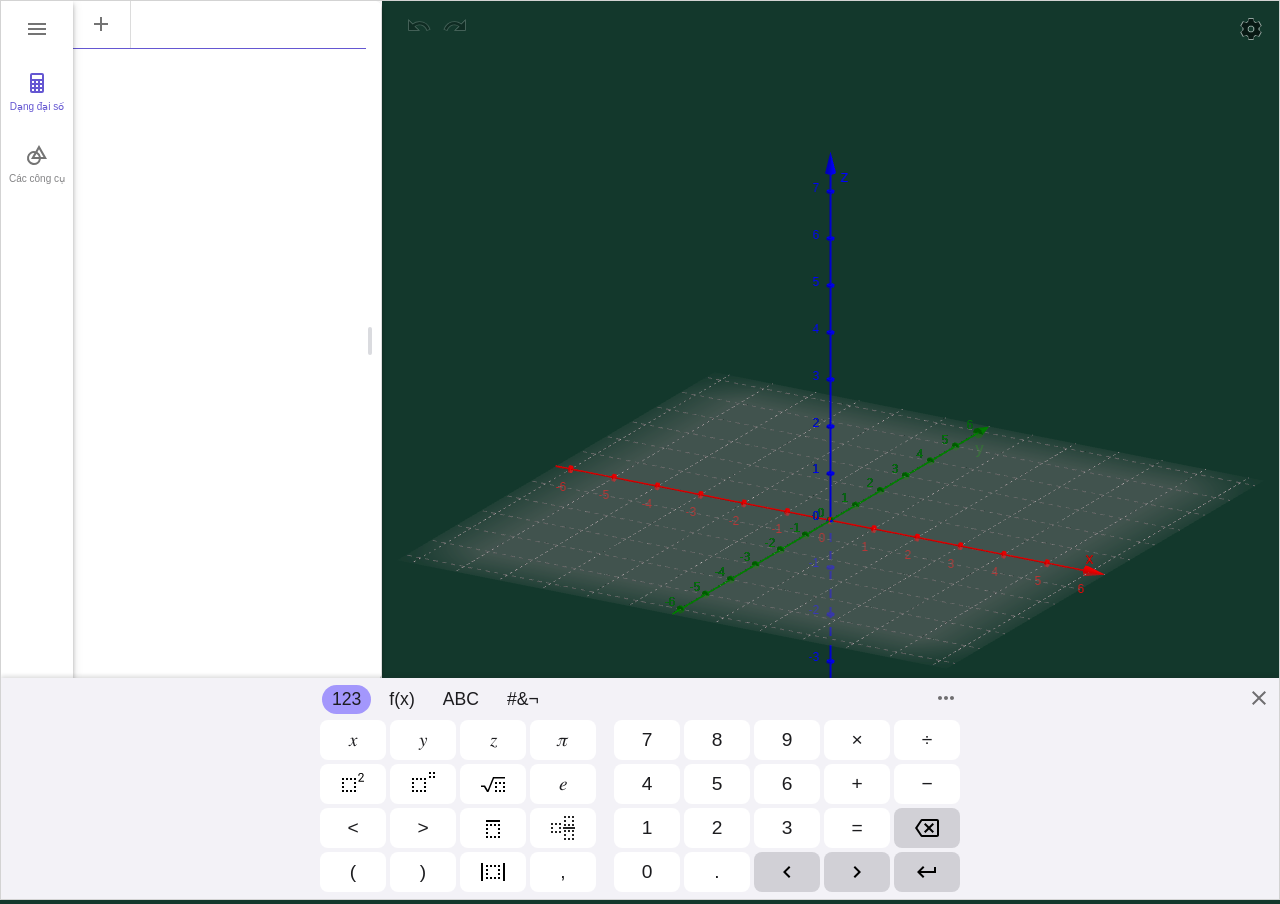
<file: Tỉnh/server_math/geochalk/geochalk-3d.html>
<!DOCTYPE html>
<html lang="vi">
<head>
    <meta charset="utf-8">
    <meta name="viewport" content="width=device-width, initial-scale=1.0, maximum-scale=1.0, user-scalable=no">
    <title>GeoChalk 3D - Hình Học Không Gian 3D (Bảng Kỹ Thuật)</title>
    <link rel="icon" type="image/x-icon" href="favicon.ico">
    <script src="GeoChalk/geochalk.js"></script>
    <script src="geochalk-3d-settings.js"></script>
    <style>
        * { box-sizing: border-box; margin: 0; padding: 0; }
        html, body { width: 100%; height: 100%; overflow: hidden; background-color: #13382c; }
        #ggb-element { width: 100vw; height: 100vh; background-color: #13382c; }
    </style>
</head>
<body>
    <div id="ggb-element"></div>

    <script>
        const STORAGE_KEY = 'geochalk_state_3d';

        function openNewCanvas() {
            let hasObjects = false;
            try {
                if (window.ggbApplet && window.ggbApplet.getAllObjectNames) {
                    hasObjects = window.ggbApplet.getAllObjectNames().length > 0;
                }
            } catch(e) {}
            const proceed = !hasObjects || confirm('Bạn có muốn làm sạch bảng vẽ 3D không?\n\n(Tất cả các hình vẽ chưa lưu sẽ được làm mới về bảng kỹ thuật mặc định).');
            if (proceed) {
                try {
                    localStorage.removeItem(STORAGE_KEY);
                    if (window.ggbApplet && window.ggbApplet.newConstruction) {
                        window.ggbApplet.newConstruction();
                    }
                    if (window.GeoChalk3DSettings) {
                        window.GeoChalk3DSettings.applySettingsTo3D(window.ggbApplet);
                    } else {
                        apply3DGridAndAxes(window.ggbApplet);
                    }
                } catch(e) {
                    window.location.reload();
                }
            }
        }
        window.openNewCanvas = openNewCanvas;

        function apply3DGridAndAxes(api) {
            const ggb = api || window.ggbApplet;
            if (!ggb) return;

            // Nếu mô-đun Settings 3D đã sẵn sàng, áp dụng theo cấu hình LocalStorage
            if (window.GeoChalk3DSettings) {
                window.GeoChalk3DSettings.applySettingsTo3D(ggb);
                return;
            }

            try { ggb.evalCommand("ShowAxes(true)"); } catch(e) {}
            try { ggb.evalCommand("ShowGrid(true)"); } catch(e) {}
            try {
                if (ggb.setAxesVisible) ggb.setAxesVisible(-1, true, true, true);
                if (ggb.setGridVisible) ggb.setGridVisible(-1, true);
                if (ggb.setGraphicsOptions) {
                    ggb.setGraphicsOptions(-1, {
                        bgColor: '#13382c',
                        axesColor: '#ffffff',
                        gridColor: '#48b88f',
                        grid: true,
                        gridIsBold: false,
                        axes: {
                            x: { visible: true, label: 'x', showNumbers: true },
                            y: { visible: true, label: 'y', showNumbers: true },
                            z: { visible: true, label: 'z', showNumbers: true }
                        }
                    });
                }
            } catch(e) {}
        }

        let saveTimer = null;
        function triggerAutoSave() {
            if (saveTimer) clearTimeout(saveTimer);
            saveTimer = setTimeout(() => {
                try {
                    const ggb = window.ggbApplet;
                    if (ggb && ggb.getXML) {
                        const xml = ggb.getXML();
                        if (xml && xml.length > 50) localStorage.setItem(STORAGE_KEY, xml);
                    }
                } catch(e) {}
            }, 350);
        }

        function sanitize() {
            const walker = document.createTreeWalker(document.body, NodeFilter.SHOW_TEXT, null, false);
            let node;
            while ((node = walker.nextNode())) {
                if (node.nodeValue && node.nodeValue.includes('GeoGebra')) {
                    node.nodeValue = node.nodeValue.replace(/GeoGebra/g, 'GeoChalk');
                }
            }
        }
        new MutationObserver(sanitize).observe(document.documentElement, { childList: true, subtree: true });

        var params = {
            "appName": "3d",
            "vendor": "GeoChalk",
            "width": window.innerWidth,
            "height": window.innerHeight,
            "showToolBar": true,
            "showAlgebraInput": true,
            "showMenuBar": true,
            "allowStyleBar": true,
            "enableRightClick": true,
            "enableShiftDragZoom": true,
            "showResetIcon": true,
            "language": "vi",
            "appletOnLoad": function(api) {
                // Khôi phục từ bộ nhớ đệm
                try {
                    const saved = localStorage.getItem(STORAGE_KEY);
                    if (saved && saved.length > 50) api.setXML(saved);
                } catch(e) {}

                // Khởi tạo và áp dụng cấu hình giao diện 3D từ LocalStorage
                if (window.GeoChalk3DSettings) {
                    window.GeoChalk3DSettings.init(api);
                } else {
                    apply3DGridAndAxes(api);
                }

                // Lắng nghe sự kiện để lưu tự động
                try {
                    api.registerAddListener(triggerAutoSave);
                    api.registerUpdateListener(triggerAutoSave);
                    api.registerRemoveListener(triggerAutoSave);
                    api.registerClientListener(function(event) {
                        if (!event) return;
                        if (event.type === 'viewChanged3D' || event.type === 'updateStyle' ||
                            event.type === 'undo' || event.type === 'redo') {
                            triggerAutoSave();
                        }
                        if (event.type === 'setMode' || event.type === 'perspectiveChange') {
                            setTimeout(() => apply3DGridAndAxes(api), 80);
                        }
                    });
                } catch(e) {}
                sanitize();
            }
        };

        var GeoChalkApplet = window.GeoChalkApplet || GGBApplet;
        var applet = new GeoChalkApplet(params, true);
        applet.setHTML5Codebase('GeoChalk/HTML5/5.0/web3d/');

        window.addEventListener("DOMContentLoaded", function() {
            if (window.GeoChalk3DSettings) {
                window.GeoChalk3DSettings.init();
            }
            applet.inject('ggb-element');
        });

        window.addEventListener("beforeunload", function() {
            try {
                const ggb = window.ggbApplet;
                if (ggb && ggb.getXML) localStorage.setItem(STORAGE_KEY, ggb.getXML());
            } catch(e) {}
        });

        window.addEventListener("resize", function() {
            if (window.ggbApplet && window.ggbApplet.setSize) {
                window.ggbApplet.setSize(window.innerWidth, window.innerHeight);
                apply3DGridAndAxes(window.ggbApplet);
            }
        });
    </script>
</body>
</html>
</file>
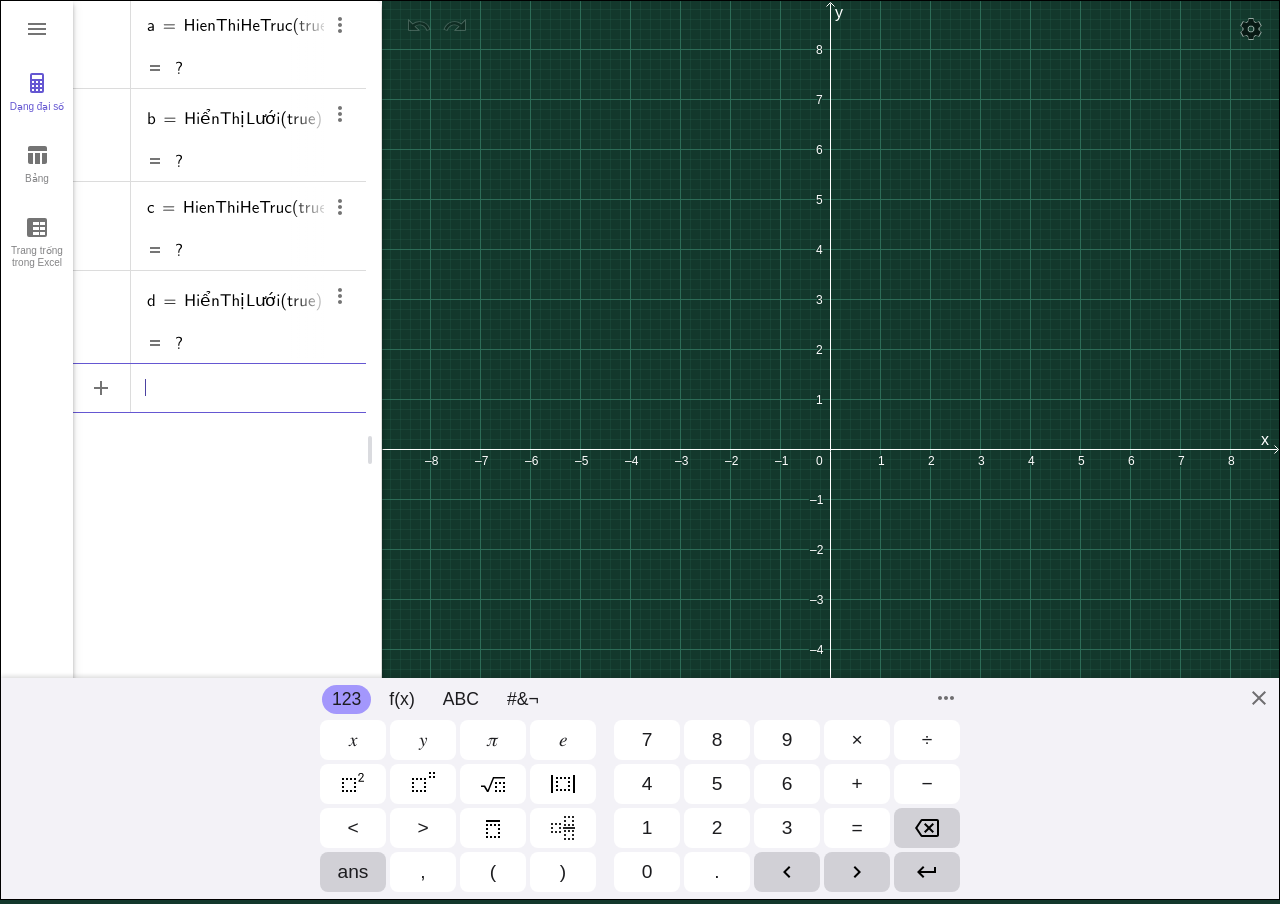
<file: Tỉnh/server_math/geochalk/geochalk-cas.html>
<!DOCTYPE html>
<html lang="vi">
<head>
    <meta charset="utf-8">
    <meta name="viewport" content="width=device-width, initial-scale=1.0, maximum-scale=1.0, user-scalable=no">
    <title>GeoChalk - Máy Tính Đại Số CAS (Bảng Kỹ Thuật)</title>
    <link rel="icon" type="image/x-icon" href="favicon.ico">
    <script src="GeoChalk/geochalk.js"></script>
    <style>
        * { box-sizing: border-box; margin: 0; padding: 0; }
        html, body { width: 100%; height: 100%; overflow: hidden; background-color: #13382c; }
        #ggb-element { width: 100vw; height: 100vh; background-color: #13382c; }
    </style>
</head>
<body>
    <div id="ggb-element"></div>
    <script>
        const STORAGE_KEY = 'geochalk_state_cas';
        const CHALKBOARD_THEME = {
            bgColor: '#13382c',
            axesColor: '#ffffff',
            gridColor2D: '#2d6c57'
        };

        function apply2DGridAndAxes(api) {
            const ggb = api || window.ggbApplet;
            if (!ggb) return;
            try { ggb.evalCommand("ShowAxes(true)"); } catch(e) {}
            try { ggb.evalCommand("ShowGrid(true)"); } catch(e) {}
            try {
                if (ggb.setAxesVisible) ggb.setAxesVisible(1, true, true);
                if (ggb.setGridVisible) ggb.setGridVisible(1, true);
                if (ggb.setGraphicsOptions) {
                    ggb.setGraphicsOptions(1, {
                        bgColor: CHALKBOARD_THEME.bgColor,
                        axesColor: CHALKBOARD_THEME.axesColor,
                        gridColor: CHALKBOARD_THEME.gridColor2D,
                        grid: true,
                        gridIsBold: false,
                        axes: {
                            x: { visible: true, label: 'x', showNumbers: true },
                            y: { visible: true, label: 'y', showNumbers: true }
                        }
                    });
                }
            } catch(e) {}
        }

        let saveTimer = null;
        function triggerAutoSave() {
            if (saveTimer) clearTimeout(saveTimer);
            saveTimer = setTimeout(() => {
                try {
                    const ggb = window.ggbApplet;
                    if (ggb && ggb.getXML) {
                        const xml = ggb.getXML();
                        if (xml && xml.length > 50) localStorage.setItem(STORAGE_KEY, xml);
                    }
                } catch(e) {}
            }, 350);
        }

        function sanitize() {
            const walker = document.createTreeWalker(document.body, NodeFilter.SHOW_TEXT, null, false);
            let node;
            while ((node = walker.nextNode())) {
                if (node.nodeValue && node.nodeValue.includes('GeoGebra')) {
                    node.nodeValue = node.nodeValue.replace(/GeoGebra/g, 'GeoChalk');
                }
            }
        }
        new MutationObserver(sanitize).observe(document.documentElement, { childList: true, subtree: true });

        var params = {
            "appName": "cas",
            "vendor": "GeoChalk",
            "width": window.innerWidth,
            "height": window.innerHeight,
            "showToolBar": true,
            "showAlgebraInput": true,
            "showMenuBar": true,
            "allowStyleBar": true,
            "enableRightClick": true,
            "enableShiftDragZoom": true,
            "showResetIcon": true,
            "language": "vi",
            "appletOnLoad": function(api) {
                try {
                    const saved = localStorage.getItem(STORAGE_KEY);
                    if (saved && saved.length > 50) api.setXML(saved);
                } catch(e) {}

                apply2DGridAndAxes(api);

                try {
                    api.registerAddListener(triggerAutoSave);
                    api.registerUpdateListener(triggerAutoSave);
                    api.registerRemoveListener(triggerAutoSave);
                    api.registerClientListener(function(event) {
                        if (!event) return;
                        if (event.type === 'viewChanged2D' || event.type === 'updateStyle' ||
                            event.type === 'undo' || event.type === 'redo') {
                            triggerAutoSave();
                        }
                        if (event.type === 'setMode' || event.type === 'perspectiveChange') {
                            setTimeout(() => apply2DGridAndAxes(api), 80);
                        }
                    });
                } catch(e) {}
                sanitize();
            }
        };

        var GeoChalkApplet = window.GeoChalkApplet || GGBApplet;
        var applet = new GeoChalkApplet(params, true);
        applet.setHTML5Codebase('GeoChalk/HTML5/5.0/web3d/');

        window.addEventListener("DOMContentLoaded", function() {
            applet.inject('ggb-element');
        });

        window.addEventListener("beforeunload", function() {
            try {
                const ggb = window.ggbApplet;
                if (ggb && ggb.getXML) localStorage.setItem(STORAGE_KEY, ggb.getXML());
            } catch(e) {}
        });

        window.addEventListener("resize", function() {
            if (window.ggbApplet && window.ggbApplet.setSize) {
                window.ggbApplet.setSize(window.innerWidth, window.innerHeight);
                apply2DGridAndAxes(window.ggbApplet);
            }
        });
    </script>
</body>
</html>
</file>
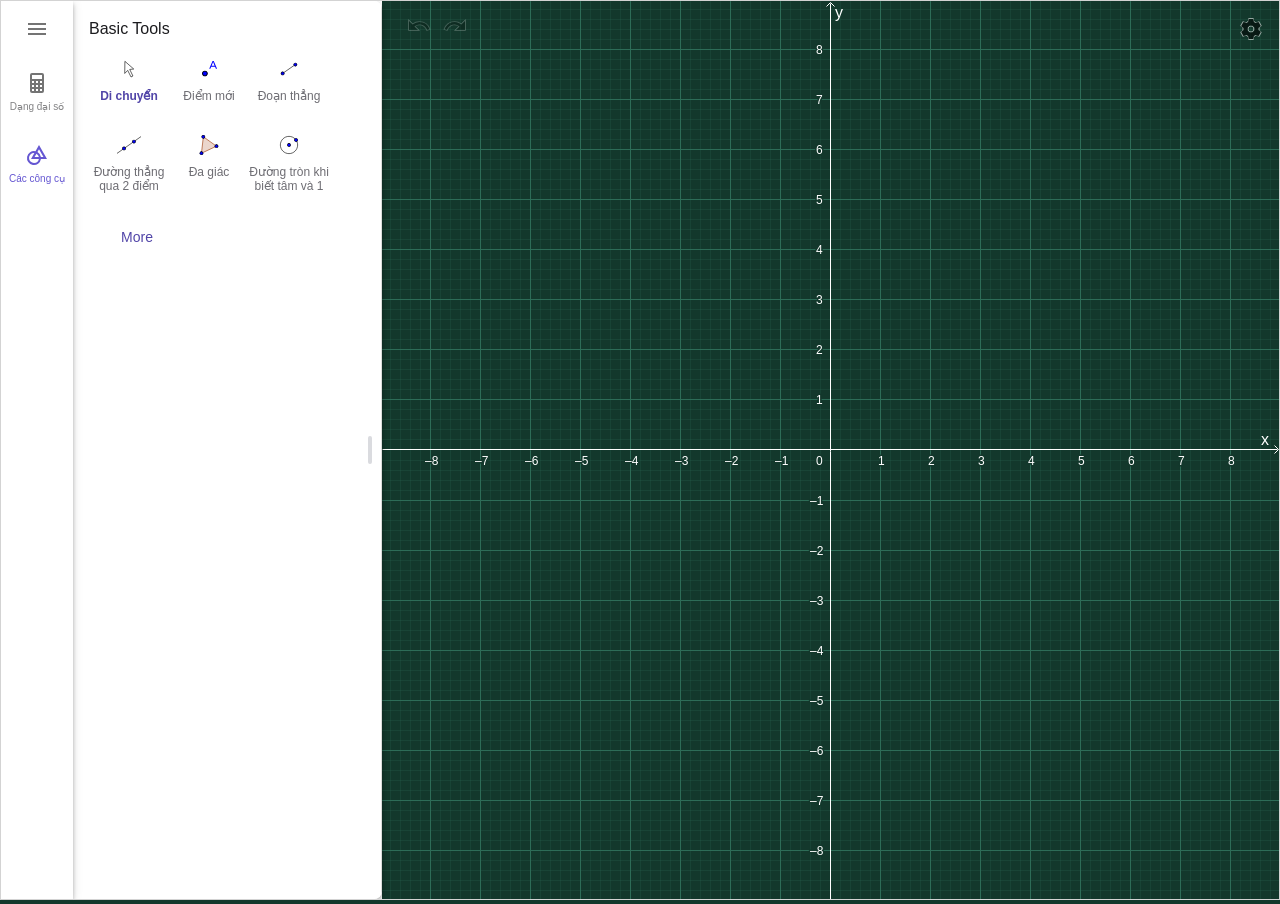
<file: Tỉnh/server_math/geochalk/geochalk-geometry.html>
<!DOCTYPE html>
<html lang="vi">
<head>
    <meta charset="utf-8">
    <meta name="viewport" content="width=device-width, initial-scale=1.0, maximum-scale=1.0, user-scalable=no">
    <title>GeoChalk - Hình Học Phẳng (Bảng Kỹ Thuật)</title>
    <link rel="icon" type="image/x-icon" href="favicon.ico">
    <script src="GeoChalk/geochalk.js"></script>
    <style>
        * { box-sizing: border-box; margin: 0; padding: 0; }
        html, body { width: 100%; height: 100%; overflow: hidden; background-color: #13382c; }
        #ggb-element { width: 100vw; height: 100vh; background-color: #13382c; }
    </style>
</head>
<body>
    <div id="ggb-element"></div>
    <script>
        const STORAGE_KEY = 'geochalk_state_geometry';
        const CHALKBOARD_THEME = {
            bgColor: '#13382c',
            axesColor: '#ffffff',
            gridColor2D: '#2d6c57'
        };

        function apply2DGridAndAxes(api) {
            const ggb = api || window.ggbApplet;
            if (!ggb) return;
            try { ggb.evalCommand("ShowAxes(true)"); } catch(e) {}
            try { ggb.evalCommand("ShowGrid(true)"); } catch(e) {}
            try {
                if (ggb.setAxesVisible) ggb.setAxesVisible(1, true, true);
                if (ggb.setGridVisible) ggb.setGridVisible(1, true);
                if (ggb.setGraphicsOptions) {
                    ggb.setGraphicsOptions(1, {
                        bgColor: CHALKBOARD_THEME.bgColor,
                        axesColor: CHALKBOARD_THEME.axesColor,
                        gridColor: CHALKBOARD_THEME.gridColor2D,
                        grid: true,
                        gridIsBold: false,
                        axes: {
                            x: { visible: true, label: 'x', showNumbers: true },
                            y: { visible: true, label: 'y', showNumbers: true }
                        }
                    });
                }
            } catch(e) {}
        }

        let saveTimer = null;
        function triggerAutoSave() {
            if (saveTimer) clearTimeout(saveTimer);
            saveTimer = setTimeout(() => {
                try {
                    const ggb = window.ggbApplet;
                    if (ggb && ggb.getXML) {
                        const xml = ggb.getXML();
                        if (xml && xml.length > 50) localStorage.setItem(STORAGE_KEY, xml);
                    }
                } catch(e) {}
            }, 350);
        }

        function sanitize() {
            const walker = document.createTreeWalker(document.body, NodeFilter.SHOW_TEXT, null, false);
            let node;
            while ((node = walker.nextNode())) {
                if (node.nodeValue && node.nodeValue.includes('GeoGebra')) {
                    node.nodeValue = node.nodeValue.replace(/GeoGebra/g, 'GeoChalk');
                }
            }
        }
        new MutationObserver(sanitize).observe(document.documentElement, { childList: true, subtree: true });

        var params = {
            "appName": "geometry",
            "vendor": "GeoChalk",
            "width": window.innerWidth,
            "height": window.innerHeight,
            "showToolBar": true,
            "showAlgebraInput": true,
            "showMenuBar": true,
            "allowStyleBar": true,
            "enableRightClick": true,
            "enableShiftDragZoom": true,
            "showResetIcon": true,
            "language": "vi",
            "appletOnLoad": function(api) {
                try {
                    const saved = localStorage.getItem(STORAGE_KEY);
                    if (saved && saved.length > 50) api.setXML(saved);
                } catch(e) {}

                apply2DGridAndAxes(api);

                try {
                    api.registerAddListener(triggerAutoSave);
                    api.registerUpdateListener(triggerAutoSave);
                    api.registerRemoveListener(triggerAutoSave);
                    api.registerClientListener(function(event) {
                        if (!event) return;
                        if (event.type === 'viewChanged2D' || event.type === 'updateStyle' ||
                            event.type === 'undo' || event.type === 'redo') {
                            triggerAutoSave();
                        }
                        if (event.type === 'setMode' || event.type === 'perspectiveChange') {
                            setTimeout(() => apply2DGridAndAxes(api), 80);
                        }
                    });
                } catch(e) {}
                sanitize();
            }
        };

        var GeoChalkApplet = window.GeoChalkApplet || GGBApplet;
        var applet = new GeoChalkApplet(params, true);
        applet.setHTML5Codebase('GeoChalk/HTML5/5.0/web3d/');

        window.addEventListener("DOMContentLoaded", function() {
            applet.inject('ggb-element');
        });

        window.addEventListener("beforeunload", function() {
            try {
                const ggb = window.ggbApplet;
                if (ggb && ggb.getXML) localStorage.setItem(STORAGE_KEY, ggb.getXML());
            } catch(e) {}
        });

        window.addEventListener("resize", function() {
            if (window.ggbApplet && window.ggbApplet.setSize) {
                window.ggbApplet.setSize(window.innerWidth, window.innerHeight);
                apply2DGridAndAxes(window.ggbApplet);
            }
        });
    </script>
</body>
</html>
</file>
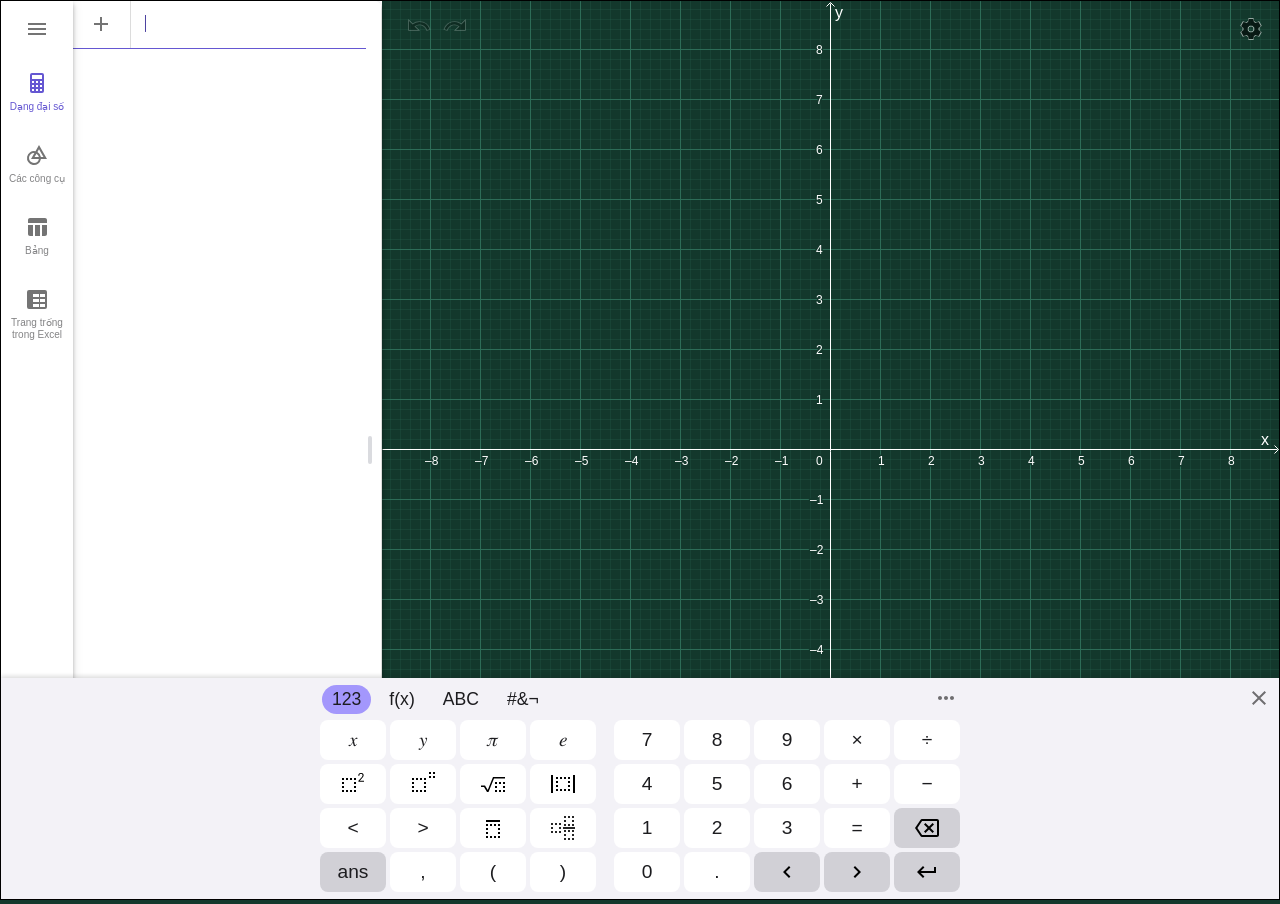
<file: Tỉnh/server_math/geochalk/geochalk-graphing.html>
<!DOCTYPE html>
<html lang="vi">
<head>
    <meta charset="utf-8">
    <meta name="viewport" content="width=device-width, initial-scale=1.0, maximum-scale=1.0, user-scalable=no">
    <title>GeoChalk - Máy Tính Đồ Thị (Bảng Kỹ Thuật)</title>
    <link rel="icon" type="image/x-icon" href="favicon.ico">
    <script src="GeoChalk/geochalk.js"></script>
    <style>
        * { box-sizing: border-box; margin: 0; padding: 0; }
        html, body { width: 100%; height: 100%; overflow: hidden; background-color: #13382c; }
        #ggb-element { width: 100vw; height: 100vh; background-color: #13382c; }
    </style>
</head>
<body>
    <div id="ggb-element"></div>
    <script>
        const STORAGE_KEY = 'geochalk_state_graphing';
        const CHALKBOARD_THEME = {
            bgColor: '#13382c',
            axesColor: '#ffffff',
            gridColor2D: '#2d6c57'
        };

        function apply2DGridAndAxes(api) {
            const ggb = api || window.ggbApplet;
            if (!ggb) return;
            try { ggb.evalCommand("ShowAxes(true)"); } catch(e) {}
            try { ggb.evalCommand("ShowGrid(true)"); } catch(e) {}
            try {
                if (ggb.setAxesVisible) ggb.setAxesVisible(1, true, true);
                if (ggb.setGridVisible) ggb.setGridVisible(1, true);
                if (ggb.setGraphicsOptions) {
                    ggb.setGraphicsOptions(1, {
                        bgColor: CHALKBOARD_THEME.bgColor,
                        axesColor: CHALKBOARD_THEME.axesColor,
                        gridColor: CHALKBOARD_THEME.gridColor2D,
                        grid: true,
                        gridIsBold: false,
                        axes: {
                            x: { visible: true, label: 'x', showNumbers: true },
                            y: { visible: true, label: 'y', showNumbers: true }
                        }
                    });
                }
            } catch(e) {}
        }

        let saveTimer = null;
        function triggerAutoSave() {
            if (saveTimer) clearTimeout(saveTimer);
            saveTimer = setTimeout(() => {
                try {
                    const ggb = window.ggbApplet;
                    if (ggb && ggb.getXML) {
                        const xml = ggb.getXML();
                        if (xml && xml.length > 50) localStorage.setItem(STORAGE_KEY, xml);
                    }
                } catch(e) {}
            }, 350);
        }

        function sanitize() {
            const walker = document.createTreeWalker(document.body, NodeFilter.SHOW_TEXT, null, false);
            let node;
            while ((node = walker.nextNode())) {
                if (node.nodeValue && node.nodeValue.includes('GeoGebra')) {
                    node.nodeValue = node.nodeValue.replace(/GeoGebra/g, 'GeoChalk');
                }
            }
        }
        new MutationObserver(sanitize).observe(document.documentElement, { childList: true, subtree: true });

        var params = {
            "appName": "graphing",
            "vendor": "GeoChalk",
            "width": window.innerWidth,
            "height": window.innerHeight,
            "showToolBar": true,
            "showAlgebraInput": true,
            "showMenuBar": true,
            "allowStyleBar": true,
            "enableRightClick": true,
            "enableShiftDragZoom": true,
            "showResetIcon": true,
            "language": "vi",
            "appletOnLoad": function(api) {
                try {
                    const saved = localStorage.getItem(STORAGE_KEY);
                    if (saved && saved.length > 50) api.setXML(saved);
                } catch(e) {}

                apply2DGridAndAxes(api);

                try {
                    api.registerAddListener(triggerAutoSave);
                    api.registerUpdateListener(triggerAutoSave);
                    api.registerRemoveListener(triggerAutoSave);
                    api.registerClientListener(function(event) {
                        if (!event) return;
                        if (event.type === 'viewChanged2D' || event.type === 'updateStyle' ||
                            event.type === 'undo' || event.type === 'redo') {
                            triggerAutoSave();
                        }
                        if (event.type === 'setMode' || event.type === 'perspectiveChange') {
                            setTimeout(() => apply2DGridAndAxes(api), 80);
                        }
                    });
                } catch(e) {}
                sanitize();
            }
        };

        var GeoChalkApplet = window.GeoChalkApplet || GGBApplet;
        var applet = new GeoChalkApplet(params, true);
        applet.setHTML5Codebase('GeoChalk/HTML5/5.0/web3d/');

        window.addEventListener("DOMContentLoaded", function() {
            applet.inject('ggb-element');
        });

        window.addEventListener("beforeunload", function() {
            try {
                const ggb = window.ggbApplet;
                if (ggb && ggb.getXML) localStorage.setItem(STORAGE_KEY, ggb.getXML());
            } catch(e) {}
        });

        window.addEventListener("resize", function() {
            if (window.ggbApplet && window.ggbApplet.setSize) {
                window.ggbApplet.setSize(window.innerWidth, window.innerHeight);
                apply2DGridAndAxes(window.ggbApplet);
            }
        });
    </script>
</body>
</html>
</file>
<file: Tỉnh/server_math/smt/css/vinacal.82ce4eb71c.css>
*,*::before,*::after{box-sizing:border-box}html,body{margin:0;padding:0;height:100%}body{touch-action:manipulation;background:#20242b;background-image:radial-gradient(120% 90% at 50% 0%,#333a45 0%,#1a1d23 60%,#121418 100%);font-family:"Segoe UI",Roboto,-apple-system,"Helvetica Neue",Arial,sans-serif;color:#d8dde5;-webkit-text-size-adjust:100%;overflow-x:hidden}#stage{display:flex;align-items:flex-start;justify-content:center;gap:26px;padding:18px 14px 40px;min-height:100%;touch-action:none;user-select:none;-webkit-user-select:none;position:relative;overflow:hidden}.calc-wrap{container-type:inline-size;width:min(440px,94vw,calc((100vh - 56px) * 0.4945));flex:0 0 auto;transform-origin:0 0;will-change:transform;-webkit-backface-visibility:hidden;backface-visibility:hidden}.calc-wrap.is-reraster{will-change:auto;-webkit-backface-visibility:visible;backface-visibility:visible}.calc{--px:calc(100cqw / 720);width:calc(var(--px) * 720);height:calc(var(--px) * 1456);position:relative;user-select:none;-webkit-user-select:none;-webkit-tap-highlight-color:transparent}:root{--shift:#f0c419;--alpha:#5ec5ef;--vblue:#3fa9e5;--keyblue:#1b3f9b;--ui-page:#fff;--ui-surface:#fff;--ui-surface-strong:#f5f7f9;--ui-text:#20242b;--ui-muted:#657080;--ui-border:#d7dce2;--ui-accent:#2877ad;--ui-shadow:0 18px 48px rgba(27,35,47,.22);--ui-on-accent:#fff;--ui-danger:#b42318;--ui-success:#18794e}.shell{position:absolute;inset:0;border-radius:calc(var(--px) * 46);background:linear-gradient(180deg,#2b2b2d 0%,#141415 6%,#0d0d0e 50%,#151517 94%,#37373a 100%);box-shadow:0 calc(var(--px)*10) calc(var(--px)*34) rgba(0,0,0,.55),inset 0 calc(var(--px)*1) 0 rgba(255,255,255,.16),inset 0 calc(var(--px)*-2) calc(var(--px)*3) rgba(0,0,0,.6);overflow:hidden}.bezel{position:absolute;left:calc(var(--px)*14);top:calc(var(--px)*12);right:calc(var(--px)*14);bottom:calc(var(--px)*12);border-radius:calc(var(--px)*36);background:linear-gradient(180deg,#181819 0%,#0b0b0c 40%,#101011 100%);box-shadow:inset 0 0 calc(var(--px)*3) rgba(255,255,255,.10);pointer-events:none}.brand{position:absolute;left:calc(var(--px)*58);top:calc(var(--px)*40);font-size:calc(var(--px)*47);line-height:1;font-weight:900;color:#fff;letter-spacing:calc(var(--px)*-0.5);font-family:"Arial Black","Segoe UI",Impact,sans-serif;transform:scaleX(1.04);transform-origin:left center}.brand .reg{font-size:calc(var(--px)*17);vertical-align:calc(var(--px)*20);font-weight:700}.model{position:absolute;left:calc(var(--px)*60);top:calc(var(--px)*94);font-size:calc(var(--px)*29);line-height:1;font-weight:800;font-style:italic;color:var(--vblue);letter-spacing:calc(var(--px)*0.4);font-family:"Segoe UI",Arial,sans-serif}.release-label{position:absolute;left:calc(var(--px)*62);top:calc(var(--px)*132);font:600 calc(var(--px)*15)/1.2 "Segoe UI",Arial,sans-serif;color:var(--vblue);white-space:nowrap}.lcd-frame{position:absolute;left:calc(var(--px)*60);top:calc(var(--px)*186);width:calc(var(--px)*600);height:calc(var(--px)*288);border-radius:calc(var(--px)*4);background:#0b0b0b;padding:calc(var(--px)*3);box-shadow:inset 0 0 calc(var(--px)*6) rgba(0,0,0,.9),0 calc(var(--px)*2) calc(var(--px)*4) rgba(255,255,255,.06)}.sci-label{position:absolute;right:calc(var(--px)*62);top:calc(var(--px)*478);font-size:calc(var(--px)*17);font-weight:600;color:var(--vblue);letter-spacing:calc(var(--px)*0.6)}.keys{position:absolute;inset:0;pointer-events:none}.keys>*{pointer-events:auto}.klabel{position:absolute;display:flex;align-items:center;justify-content:center;font-size:calc(var(--px)*19);line-height:1;font-weight:700;white-space:nowrap;pointer-events:none;font-family:"Segoe UI",Arial,sans-serif}.klabel.shift{color:var(--shift)}.klabel.alpha{color:var(--alpha)}.g-repeat{display:inline-block;width:calc(var(--px)*17);height:calc(var(--px)*17);vertical-align:middle}.g-repeat svg{display:block;width:100%;height:100%}.calc .klabel.alpha.as-shift{color:var(--shift)}.klabel .box{display:inline-block;width:calc(var(--px)*9);height:calc(var(--px)*9);background:currentColor;margin:0 calc(var(--px)*1)}.klabel sup{font-size:.66em;vertical-align:super;line-height:0}.klabel sub{font-size:.66em;vertical-align:sub;line-height:0}.klabel .fr{display:inline-flex;flex-direction:column;align-items:center;line-height:1;font-size:.74em;margin:0 calc(var(--px)*1.5)}.klabel .fr b{font-weight:700;border-bottom:calc(var(--px)*1.4) solid currentColor;padding:0 calc(var(--px)*1)}.key{position:absolute;border:0;padding:0;margin:0;font-family:"Segoe UI",Arial,sans-serif;display:flex;align-items:center;justify-content:center;color:#131313;cursor:pointer;touch-action:none;background:linear-gradient(180deg,#ffffff 0%,#f7f7f7 45%,#e6e6e6 100%);box-shadow:0 calc(var(--px)*2.5) calc(var(--px)*3) rgba(0,0,0,.55),inset 0 calc(var(--px)*1) 0 rgba(255,255,255,.9),inset 0 calc(var(--px)*-2) calc(var(--px)*2) rgba(0,0,0,.10);transition:transform .04s linear,box-shadow .04s linear,filter .08s linear;overflow:hidden}.key:active,.key.is-pressed{transform:translateY(calc(var(--px)*2));box-shadow:0 0 calc(var(--px)*1) rgba(0,0,0,.6),inset 0 calc(var(--px)*2) calc(var(--px)*3) rgba(0,0,0,.25);filter:brightness(.94)}.key.blue{background:linear-gradient(180deg,#3457bb 0%,#22439f 45%,#152f78 100%);color:#fff;box-shadow:0 calc(var(--px)*2.5) calc(var(--px)*3) rgba(0,0,0,.6),inset 0 calc(var(--px)*1) 0 rgba(255,255,255,.35),inset 0 calc(var(--px)*-2) calc(var(--px)*2) rgba(0,0,0,.25)}.key.armed{box-shadow:0 0 0 calc(var(--px)*3.5) var(--shift),0 calc(var(--px)*2.5) calc(var(--px)*3) rgba(0,0,0,.55)}.key.armed-a{box-shadow:0 0 0 calc(var(--px)*3.5) var(--alpha),0 calc(var(--px)*2.5) calc(var(--px)*3) rgba(0,0,0,.55)}.key .lab{display:flex;align-items:center;justify-content:center;line-height:1;white-space:nowrap}.key sup{font-size:.62em;vertical-align:super;line-height:0}.key sub{font-size:.62em;vertical-align:sub;line-height:0}.key .box{display:inline-block;width:calc(var(--px)*11);height:calc(var(--px)*11);border:calc(var(--px)*1.7) solid currentColor;margin-left:calc(var(--px)*2)}.key .boxf{display:inline-block;width:calc(var(--px)*10);height:calc(var(--px)*10);background:currentColor;margin-left:calc(var(--px)*2)}.key .fr{display:inline-flex;flex-direction:column;align-items:center;line-height:1}.key .fr i{font-style:normal;display:block;width:calc(var(--px)*15);height:calc(var(--px)*12);border:calc(var(--px)*1.7) solid currentColor}.key .fr .bar{width:calc(var(--px)*24);height:calc(var(--px)*2);background:currentColor;margin:calc(var(--px)*2.5) 0}.key.pill{border-radius:calc(var(--px)*24);font-size:calc(var(--px)*23);font-weight:700}.key.fn{border-radius:calc(var(--px)*11);font-size:calc(var(--px)*24);font-weight:600}.key.num{border-radius:calc(var(--px)*13);font-size:calc(var(--px)*36);font-weight:700}.key.op{border-radius:calc(var(--px)*13);font-size:calc(var(--px)*36);font-weight:600}.key.big{border-radius:calc(var(--px)*13);font-size:calc(var(--px)*28);font-weight:700}.calc .keys.ptr .key:focus-visible,.calc .keys.ptr .arrow:focus-visible{outline:none}.key::before{content:"";position:absolute;inset:0;z-index:-1;border-radius:inherit;pointer-events:none;background:rgba(14,30,48,.16);opacity:0;transition:opacity .14s ease-out}.key.is-pressed::before{opacity:1;transition-duration:.03s}.calc .keys[data-press="contrast"] .key.is-last-pressed{background:#17243b;border-color:#17243b;color:#fff;filter:none;box-shadow:inset 0 0 0 calc(var(--px) * 4) #ffe36a,0 0 0 calc(var(--px) * 1.5) #17243b,0 0 0 calc(var(--px) * 3) #fff}.calc .keys[data-press="contrast"] .key.blue.is-last-pressed{background:#ffe36a;color:#17243b;box-shadow:inset 0 0 0 calc(var(--px) * 4) #17243b,0 0 0 calc(var(--px) * 1.5) #fff,0 0 0 calc(var(--px) * 3) #17243b}.calc .keys[data-press="contrast"] .key.is-last-pressed::before{opacity:0}.calc .keys[data-press="contrast"] .arrow.is-last-pressed .arrow-face{fill:#17243b;stroke:#ffe36a;stroke-width:4}.calc .keys[data-press="contrast"] .arrow.is-last-pressed .arrow-glyph{fill:#fff;stroke:#fff}.cursorpad{position:absolute;left:calc(var(--px)*228);top:calc(var(--px)*533);width:calc(var(--px)*264);height:calc(var(--px)*126);border-radius:50%;background:radial-gradient(60% 60% at 50% 26%,#f2f2f2 0%,#d3d3d3 45%,#a8a8a8 100%);box-shadow:0 calc(var(--px)*3) calc(var(--px)*5) rgba(0,0,0,.6),inset 0 calc(var(--px)*2) calc(var(--px)*2) rgba(255,255,255,.85),inset 0 calc(var(--px)*-3) calc(var(--px)*4) rgba(0,0,0,.28)}.cursorpad .hub{position:absolute;left:50%;top:50%;transform:translate(-50%,-50%);width:calc(var(--px)*136);height:calc(var(--px)*70);border-radius:50%;background:radial-gradient(50% 60% at 50% 30%,#8f8f8f 0%,#6e6e6e 60%,#5a5a5a 100%);box-shadow:inset 0 calc(var(--px)*2) calc(var(--px)*3) rgba(0,0,0,.55),0 calc(var(--px)*1) 0 rgba(255,255,255,.35)}.arrow{position:absolute;border:0;background:transparent;padding:0;cursor:pointer;touch-action:none;display:flex;align-items:center;justify-content:center}.arrow::after{content:"";display:block;width:0;height:0}.arrow.up{left:calc(var(--px)*318);top:calc(var(--px)*537);width:calc(var(--px)*84);height:calc(var(--px)*38)}.arrow.down{left:calc(var(--px)*318);top:calc(var(--px)*617);width:calc(var(--px)*84);height:calc(var(--px)*38)}.arrow.left{left:calc(var(--px)*231);top:calc(var(--px)*570);width:calc(var(--px)*52);height:calc(var(--px)*52)}.arrow.right{left:calc(var(--px)*437);top:calc(var(--px)*570);width:calc(var(--px)*52);height:calc(var(--px)*52)}.arrow.up::after{border-left:calc(var(--px)*17) solid transparent;border-right:calc(var(--px)*17) solid transparent;border-bottom:calc(var(--px)*17) solid #9a9a9a}.arrow.down::after{border-left:calc(var(--px)*17) solid transparent;border-right:calc(var(--px)*17) solid transparent;border-top:calc(var(--px)*17) solid #9a9a9a}.arrow.left::after{border-top:calc(var(--px)*15) solid transparent;border-bottom:calc(var(--px)*15) solid transparent;border-right:calc(var(--px)*15) solid #9a9a9a}.arrow.right::after{border-top:calc(var(--px)*15) solid transparent;border-bottom:calc(var(--px)*15) solid transparent;border-left:calc(var(--px)*15) solid #9a9a9a}.arrow:active::after,.arrow.is-pressed::after{filter:brightness(.55)}#sidepanel{width:min(340px,92vw);flex:0 0 auto;padding-top:10px;font-size:13px;line-height:1.55}#sidepanel h1{font-size:17px;margin:0 0 2px;color:#fff;font-weight:700}#sidepanel .sub{margin:0 0 14px;color:#8f98a6}.tips{background:rgba(255,255,255,.04);border:1px solid rgba(255,255,255,.08);border-radius:10px;padding:12px 14px}.tips ul{margin:6px 0 14px;padding-left:18px}.tips li{margin:3px 0}kbd{background:#2c313a;border:1px solid #454c58;border-bottom-width:2px;border-radius:4px;padding:0 5px;font-family:inherit;font-size:11.5px}.btnrow{display:flex;gap:8px;flex-wrap:wrap;margin-top:8px}.btnrow button{background:#2c313a;color:#dfe5ee;border:1px solid #454c58;border-radius:7px;padding:6px 11px;font:inherit;font-size:12.5px;cursor:pointer}.btnrow button:hover{background:#39404b}#helpBox{margin-top:12px;font-size:12px;color:#a9b3c1;max-height:340px;overflow:auto}#helpBox table{border-collapse:collapse;width:100%}#helpBox td{border-top:1px solid rgba(255,255,255,.08);padding:3px 4px;vertical-align:top}#helpBox td:first-child{color:#fff;white-space:nowrap;font-weight:600}.app-menu{position:absolute;top:clamp(7px,calc(var(--px)*18),13px);right:clamp(7px,calc(var(--px)*18),13px);z-index:20;font:14px/1.35 system-ui,-apple-system,"Segoe UI",sans-serif;color:var(--ui-text);user-select:auto;-webkit-user-select:auto}.info-trigger{width:clamp(30px,calc(var(--px)*46),38px);height:clamp(30px,calc(var(--px)*46),38px);display:grid;place-items:center;padding:0;border:1px solid color-mix(in srgb,var(--ui-border) 80%,#58616e 20%);border-radius:50%;background:color-mix(in srgb,var(--ui-surface) 91%,transparent);color:var(--ui-accent);box-shadow:0 2px 8px rgba(19,27,38,.18),inset 0 1px rgba(255,255,255,.8);font:italic 700 20px/1 Georgia,"Times New Roman",serif;cursor:pointer;backdrop-filter:blur(5px)}.info-trigger{position:relative}.info-trigger::after{content:'';position:absolute;inset:-7px;border-radius:50%}.info-trigger:hover,.info-trigger[aria-expanded="true"]{color:#fff;background:var(--ui-accent);border-color:var(--ui-accent)}.info-trigger:focus-visible,.info-panel button:focus-visible,.guide-close:focus-visible,.btnrow button:focus-visible,.settings-dialog [role="radio"]:focus-visible{outline:3px solid color-mix(in srgb,var(--ui-accent) 70%,#fff 30%);outline-offset:2px}.info-panel{position:absolute;right:0;top:calc(100% + 8px);width:min(252px,calc(100vw - 24px));max-height:calc(100svh - 72px);overflow:auto;padding:8px;border:1px solid var(--ui-border);border-radius:14px;background:color-mix(in srgb,var(--ui-surface) 97%,transparent);color:var(--ui-text);box-shadow:var(--ui-shadow);backdrop-filter:blur(14px)}.info-panel-title{margin:2px 7px 6px;color:var(--ui-muted);font-size:11px;font-weight:750;letter-spacing:.08em;text-transform:uppercase}.info-action{width:100%;display:flex;align-items:center;gap:10px;min-height:42px;padding:7px 9px;border:0;border-radius:9px;background:transparent;color:var(--ui-text);font:inherit;font-size:14px;font-weight:600;line-height:1.3;text-align:left;cursor:pointer}.info-action:hover{background:var(--ui-surface-strong);color:var(--ui-accent)}.info-action:disabled{opacity:.6;cursor:wait}.app-update-status{margin:calc(var(--px) * 8) calc(var(--px) * 14);font-size:calc(var(--px) * 23);line-height:1.4;color:var(--ui-muted)}.info-action-icon{display:grid;place-items:center;flex:0 0 26px;width:26px;height:26px;border-radius:8px;background:var(--ui-surface-strong);color:var(--ui-accent);font-size:16px;font-weight:750}.theme-options{display:grid;grid-template-columns:repeat(5,minmax(0,1fr));gap:8px}.theme-option{display:flex;align-items:center;justify-content:center;gap:7px;min-height:44px;padding:6px 8px;border:1px solid var(--ui-border);border-radius:9px;background:var(--ui-surface);color:var(--ui-text);font:inherit;font-size:13px;font-weight:600;line-height:1.2;cursor:pointer}.theme-option:hover{border-color:var(--ui-accent);color:var(--ui-accent)}.theme-option[aria-checked="true"]{border-color:var(--ui-accent);box-shadow:0 0 0 1px var(--ui-accent);color:var(--ui-text);background:color-mix(in srgb,var(--ui-accent) 8%,var(--ui-surface))}.theme-swatch{width:17px;height:17px;border:1px solid #a7abb1;border-radius:50%;box-shadow:inset 0 0 0 3px rgba(255,255,255,.6)}.theme-swatch-white{background:#fff}.theme-swatch-gray{background:#bfbec4}.theme-swatch-pink{background:#f3c1cd}.theme-swatch-blue{background:#a9d5f0}.theme-swatch-black{background:linear-gradient(135deg,#444 0%,#171719 100%);border-color:#08090a}.settings-dialog{width:min(560px,calc(100vw - 22px))}.settings-body{padding:20px 24px 24px}.settings-section+.settings-section{margin-top:22px;padding-top:20px;border-top:1px solid var(--ui-border)}.settings-section h2{margin:0 0 12px;color:var(--ui-text);font-size:15px;line-height:1.3}.settings-note{margin:12px 0 0;color:var(--ui-muted);font-size:13px;line-height:1.45}.effect-options{display:grid;grid-template-columns:repeat(2,minmax(0,1fr));gap:10px}.effect-option{display:flex;flex-direction:column;align-items:stretch;gap:3px;min-width:0;padding:8px 8px 12px;border:1px solid var(--ui-border);border-radius:12px;background:var(--ui-surface);color:var(--ui-text);font:inherit;text-align:center;cursor:pointer}.effect-option:hover{border-color:var(--ui-accent)}.effect-option[aria-checked="true"]{border-color:var(--ui-accent);box-shadow:0 0 0 1px var(--ui-accent);background:color-mix(in srgb,var(--ui-accent) 7%,var(--ui-surface))}.fx-name{margin-top:6px;font-size:14px;font-weight:700;line-height:1.25}.fx-hint{color:var(--ui-muted);font-size:12px;line-height:1.35}.effect-option[aria-checked="true"] .fx-hint{color:color-mix(in srgb,var(--ui-muted) 70%,var(--ui-text) 30%)}.fx-demo{position:relative;display:flex;align-items:flex-end;justify-content:center;height:86px;padding-bottom:10px;border-radius:9px;background:linear-gradient(180deg,#f7f7f5 0%,#ececea 100%)}.fx-key{display:grid;place-items:center;border:2px solid #45494f;color:#141519;background:linear-gradient(180deg,#fff 0%,#f6f6f4 55%,#e4e4e1 100%);font:700 18px/1 Arial,"Helvetica Neue",sans-serif}.fx-key{width:44px;height:30px;border-radius:7px;box-shadow:0 2px 3px rgba(43,48,53,.38),inset 0 1px 0 rgba(255,255,255,.95)}.fx-demo .fx-key{transform:translateY(2px);box-shadow:0 1px 1px rgba(43,48,53,.3),inset 0 2px 3px rgba(0,0,0,.16)}.fx-contrast .fx-key{background:#17243b;border-color:#17243b;color:#fff;box-shadow:inset 0 0 0 2px #ffe36a,0 0 0 1px #17243b;transform:none}html[data-theme="gray"] .fx-demo{background:linear-gradient(180deg,#d2d2d7 0%,#c0bfc6 100%)}html[data-theme="pink"] .fx-demo{background:linear-gradient(180deg,#f9d3dc 0%,#efbac8 100%)}html[data-theme="blue"] .fx-demo{background:linear-gradient(180deg,#b3dcf3 0%,#9bcaea 100%)}html[data-theme="black"] .fx-demo{background:linear-gradient(180deg,#444446 0%,#2b2b2d 100%)}html[data-theme="black"] .fx-key{border-color:#141518}.touch-head{display:flex;align-items:flex-start;justify-content:space-between;gap:16px}.touch-copy h2{margin-bottom:4px}.touch-copy .settings-note{margin:0;max-width:48ch}.touch-switch{flex:0 0 auto;display:flex;align-items:center;gap:9px;min-height:44px;padding:0 4px 0 2px;border:0;border-radius:24px;background:transparent;color:var(--ui-text);font:inherit;font-size:13px;font-weight:700;cursor:pointer}.touch-track{position:relative;width:46px;height:28px;border-radius:14px;background:color-mix(in srgb,var(--ui-muted) 34%,var(--ui-surface));box-shadow:inset 0 1px 2px rgba(19,27,38,.22);transition:background-color .2s ease}.touch-knob{position:absolute;left:3px;top:3px;width:22px;height:22px;border-radius:50%;background:#fff;box-shadow:0 1px 3px rgba(19,27,38,.35);transition:transform .22s cubic-bezier(.3,1.4,.5,1)}.touch-switch[aria-checked="true"] .touch-track{background:var(--ui-accent)}.touch-switch[aria-checked="true"] .touch-knob{transform:translateX(18px)}.touch-switch:hover .touch-track{box-shadow:inset 0 1px 2px rgba(19,27,38,.22),0 0 0 3px color-mix(in srgb,var(--ui-accent) 18%,transparent)}.touch-switch:focus-visible{outline:3px solid color-mix(in srgb,var(--ui-accent) 70%,#fff 30%);outline-offset:2px}.touch-state{min-width:3.2em;text-align:left}.touch-tips{list-style:none;margin:14px 0 0;padding:0;display:grid;gap:9px;transition:opacity .2s ease}.touch-head:has(.touch-switch[aria-checked="false"])+.touch-tips{opacity:.72}.touch-tips li{display:grid;grid-template-columns:22px 1fr;gap:10px;align-items:start;color:var(--ui-muted);font-size:13px;line-height:1.45;text-wrap:pretty}.touch-tips svg{width:22px;height:22px;color:var(--ui-accent)}.touch-tips b{color:var(--ui-text);font-weight:650}@media (prefers-reduced-motion:reduce){.touch-track,.touch-knob,.touch-tips{transition:none}}.guide-dialog{width:min(680px,calc(100vw - 22px));max-width:none;padding:0;border:0;background:transparent;color:var(--ui-text);overflow:visible}.guide-dialog::backdrop{background:rgba(17,24,34,.58);backdrop-filter:blur(3px)}.guide-card{max-height:min(82svh,760px);overflow:auto;border:1px solid var(--ui-border);border-radius:18px;background:var(--ui-surface);box-shadow:var(--ui-shadow)}.guide-header{position:sticky;top:0;z-index:1;display:flex;align-items:flex-start;justify-content:space-between;gap:18px;padding:22px 24px 18px;border-bottom:1px solid var(--ui-border);background:color-mix(in srgb,var(--ui-surface) 96%,transparent);backdrop-filter:blur(12px)}.guide-eyebrow{margin:0 0 5px;color:var(--ui-accent);font-size:11px;font-weight:800;letter-spacing:.13em}.guide-header h1{margin:0;color:var(--ui-text);font-size:21px;line-height:1.2}.guide-header .sub{margin:5px 0 0;color:var(--ui-muted);font-size:13px}.guide-close{flex:0 0 44px;width:44px;height:44px;padding:0;border:1px solid var(--ui-border);border-radius:50%;display:grid;place-items:center;background:var(--ui-surface-strong);color:var(--ui-muted);font:300 26px/1 system-ui,sans-serif;cursor:pointer}.guide-close svg{width:20px;height:20px}.guide-close:hover{color:var(--ui-accent);border-color:var(--ui-accent)}.guide-dialog #sidepanel{width:auto;padding:0;display:block;color:var(--ui-text);font-size:14px;line-height:1.6}.guide-dialog .tips{padding:20px 24px 24px;border:0;border-radius:0;background:transparent}.guide-section+ .guide-section{margin-top:20px;padding-top:18px;border-top:1px solid var(--ui-border)}.guide-section h2{margin:0 0 10px;color:var(--ui-text);font-size:15px}.guide-dialog .tips ul{margin:0;padding-left:20px}.guide-dialog .tips li{margin:5px 0}.guide-dialog kbd{background:var(--ui-surface-strong);color:var(--ui-text);border-color:var(--ui-border)}.guide-dialog .btnrow button{background:var(--ui-surface-strong);color:var(--ui-text);border-color:var(--ui-border)}.guide-dialog .btnrow button:hover{color:var(--ui-accent);border-color:var(--ui-accent)}.guide-dialog #helpBox{color:var(--ui-muted)}.guide-dialog #helpBox td{border-color:var(--ui-border)}.guide-dialog #helpBox td:first-child{color:var(--ui-text)}.sr-only{position:absolute!important;width:1px;height:1px;margin:-1px;padding:0;overflow:hidden;clip:rect(0 0 0 0);white-space:nowrap;border:0}.icon-sprite{position:absolute;width:0;height:0;overflow:hidden}.info-account{display:flex;align-items:center;gap:10px;margin:0 0 4px;padding:6px 8px 10px;border-bottom:1px solid var(--ui-border)}.info-avatar{display:grid;place-items:center;flex:0 0 32px;width:32px;height:32px;border-radius:50%;background:var(--ui-accent);color:var(--ui-on-accent);font-size:14px;font-weight:750}.info-account p{min-width:0;margin:0;font-size:13px;line-height:1.35}.info-account-label{display:block;color:var(--ui-muted);font-size:12px;font-weight:650}.info-account-email{display:block;overflow:hidden;text-overflow:ellipsis;white-space:nowrap;color:var(--ui-text);font-weight:600}.info-signout{margin-top:6px;border-top:1px solid var(--ui-border);border-radius:0 0 9px 9px;color:var(--ui-danger)}.info-signout .info-action-icon{color:var(--ui-danger)}.info-signout:hover{color:var(--ui-danger)}.info-action-icon svg{width:16px;height:16px}.info-new{margin-left:auto;padding:1px 8px;border-radius:999px;background:var(--ui-accent);color:var(--ui-on-accent);font-size:12px;font-weight:700}.info-dot{position:absolute;top:-2px;right:-2px;width:11px;height:11px;border-radius:50%;background:var(--ui-accent);box-shadow:0 0 0 2px var(--ui-surface)}.auth-screen{--px:1px;position:fixed;inset:0;z-index:60;display:flex;flex-direction:column;align-items:center;justify-content:flex-start;overflow:auto;overscroll-behavior:contain;padding:max(calc(var(--px)*24),env(safe-area-inset-top)) calc(var(--px)*16) max(calc(var(--px)*24),env(safe-area-inset-bottom));background:color-mix(in srgb,var(--ui-page) 64%,transparent);-webkit-backdrop-filter:blur(12px) saturate(.9);backdrop-filter:blur(12px) saturate(.9);color:var(--ui-text);font-size:calc(var(--px)*15);line-height:1.5;transition:opacity .16s ease-in}.auth-screen[data-state="closing"]{opacity:0;pointer-events:none}.auth-screen[data-state="closed"]{display:none}.auth-boot,.auth-card{margin-block:auto}.auth-boot{width:calc(var(--px)*64);height:calc(var(--px)*64);border-radius:calc(var(--px)*16);box-shadow:0 calc(var(--px)*4) calc(var(--px)*14) rgba(0,0,0,.18)}.auth-screen:not([data-state="boot"]) .auth-boot,.auth-screen[data-state="boot"] .auth-card{display:none}.auth-card{width:min(calc(var(--px)*420),100%);padding:calc(var(--px)*16) calc(var(--px)*24) calc(var(--px)*18);border:1px solid var(--ui-border);border-radius:calc(var(--px)*18);background:var(--ui-surface);box-shadow:var(--ui-shadow)}@font-face{font-family:"VINACAL LCD Swap";src:url("../assets/fonts/vinacal-lcd.woff") format("woff");font-display:swap}@font-face{font-family:"VINACAL LCD Small Swap";src:url("../assets/fonts/vinacal-lcd-small.woff") format("woff");font-display:swap}.auth-lcd{--dot:calc(var(--px)*1.75);margin:0 calc(var(--px)*-8) calc(var(--px)*20);padding:calc(var(--dot)*5) calc(var(--dot)*7) calc(var(--dot)*6);border-radius:calc(var(--px)*9);background:var(--lcd-bg,linear-gradient(160deg,#e2e8e3 0%,#dbe2dc 58%,#d4dcd6 100%));color:var(--lcd-ink,#101812);box-shadow:inset 0 calc(var(--px)*2) calc(var(--px)*4) rgba(64,79,70,.5),inset 0 calc(var(--px)*-1) calc(var(--px)*2) rgba(255,255,255,.28),0 0 0 calc(var(--px)*5) var(--ui-surface-strong);font-weight:400;font-synthesis:none;font-kerning:none}.auth-lcd-brand{margin:0 0 calc(var(--dot)*3);font:400 calc(var(--dot)*10)/1 "VINACAL LCD Small Swap","VINACAL Unifont",monospace}.auth-lcd-title{margin:0;min-height:calc(var(--dot)*16);font:400 calc(var(--dot)*16)/1 "VINACAL LCD Swap","VINACAL Unifont",monospace;letter-spacing:0;overflow-wrap:anywhere}.auth-lcd-title:focus{outline:none}.auth-cursor{display:inline-block;width:calc(var(--dot)*2);height:calc(var(--dot)*13);margin-left:calc(var(--dot)*1);vertical-align:calc(var(--dot)*-1);background:currentColor;animation:auth-blink 1s steps(1) infinite}@keyframes auth-blink{50%{opacity:0}}.auth-tabs{display:grid;grid-template-columns:1fr 1fr;gap:calc(var(--px)*4);margin:0 0 calc(var(--px)*18);padding:calc(var(--px)*4);border:1px solid color-mix(in srgb,var(--ui-border) 60%,transparent);border-radius:calc(var(--px)*12);background:var(--ui-surface-strong)}.auth-tab{min-height:calc(var(--px)*44);border:0;border-radius:calc(var(--px)*9);background:transparent;color:color-mix(in srgb,var(--ui-muted) 70%,var(--ui-text));font:inherit;font-size:calc(var(--px)*14);font-weight:650;cursor:pointer}.auth-tab[aria-pressed="true"]{background:var(--ui-surface);color:var(--ui-text);box-shadow:0 1px 3px rgba(0,0,0,.12),0 0 0 1px color-mix(in srgb,var(--ui-border) 70%,transparent)}.auth-view{display:block}.auth-view[hidden]{display:none}.auth-lead{margin:0 0 calc(var(--px)*18);color:var(--ui-muted);font-size:calc(var(--px)*15);line-height:1.55}.auth-lead b{color:var(--ui-text);font-weight:650;overflow-wrap:anywhere}.auth-field{margin:0 0 calc(var(--px)*16)}.auth-field label{display:block;margin:0 0 calc(var(--px)*8);font-size:calc(var(--px)*14);font-weight:650}.auth-field.has-aside{display:grid;grid-template-columns:1fr auto;align-items:baseline;column-gap:calc(var(--px)*8)}.auth-field.has-aside label{grid-column:1;grid-row:1}.auth-field.has-aside .auth-aside{grid-column:2;grid-row:1}.auth-field.has-aside .auth-pw,.auth-field.has-aside .auth-msg{grid-column:1 / -1}.auth-input{width:100%;height:calc(var(--px)*48);padding:0 calc(var(--px)*14);border:1px solid var(--ui-border);border-radius:calc(var(--px)*11);background:var(--ui-surface);color:var(--ui-text);font:inherit;font-size:calc(var(--px)*16)}.auth-input{caret-color:var(--ui-accent)}select.auth-input{padding-right:calc(var(--px)*8);cursor:pointer}.auth-screen ::selection,.install-dialog ::selection{background:color-mix(in srgb,var(--ui-accent) 26%,transparent);color:inherit}.auth-input:focus{outline:none;border-color:var(--ui-accent);box-shadow:0 0 0 calc(var(--px)*3) color-mix(in srgb,var(--ui-accent) 24%,transparent)}.auth-input[aria-invalid="true"]{border-color:var(--ui-danger)}.auth-input[aria-invalid="true"]:focus{box-shadow:0 0 0 calc(var(--px)*3) color-mix(in srgb,var(--ui-danger) 18%,transparent)}.auth-pw{position:relative}.auth-pw .auth-input{padding-right:calc(var(--px)*52)}.auth-eye{position:absolute;top:calc(var(--px)*2);right:calc(var(--px)*2);display:grid;place-items:center;width:calc(var(--px)*44);height:calc(var(--px)*44);padding:0;border:0;border-radius:calc(var(--px)*9);background:transparent;color:var(--ui-muted);cursor:pointer}.auth-eye svg{width:calc(var(--px)*20);height:calc(var(--px)*20)}.auth-eye[aria-pressed="true"]{color:var(--ui-accent)}.auth-eye[aria-pressed="true"] .eye-open,.auth-eye:not([aria-pressed="true"]) .eye-closed{display:none}.auth-msg{display:flex;gap:calc(var(--px)*6);align-items:flex-start;margin:calc(var(--px)*6) 0 0;color:var(--ui-muted);font-size:calc(var(--px)*13);line-height:1.4}.auth-msg svg{flex:none;width:calc(var(--px)*15);height:calc(var(--px)*15);margin-top:calc(var(--px)*1)}.auth-msg[data-tone="error"]{color:var(--ui-danger)}.auth-msg[data-tone="ok"]{color:var(--ui-success)}.auth-msg:not([data-tone="error"]) .msg-error,.auth-msg:not([data-tone="ok"]) .msg-ok,.auth-msg[data-tone] .msg-dot{display:none}.auth-msg[hidden]{display:none}.auth-alert{display:flex;gap:calc(var(--px)*10);align-items:flex-start;margin:0 0 calc(var(--px)*16);padding:calc(var(--px)*11) calc(var(--px)*12);border:1px solid color-mix(in srgb,var(--ui-danger) 35%,transparent);border-radius:calc(var(--px)*11);background:color-mix(in srgb,var(--ui-danger) 8%,var(--ui-surface));color:var(--ui-text);font-size:calc(var(--px)*14);line-height:1.45}.auth-alert:focus{outline:none}.auth-alert>svg{flex:none;width:calc(var(--px)*18);height:calc(var(--px)*18);margin-top:calc(var(--px)*1);color:var(--ui-danger)}.auth-alert p{margin:0}.auth-alert[data-tone="info"]{border-color:color-mix(in srgb,var(--ui-accent) 32%,transparent);background:color-mix(in srgb,var(--ui-accent) 7%,var(--ui-surface))}.auth-alert[data-tone="info"]>svg{color:var(--ui-accent)}.auth-alert .auth-link{color:var(--ui-text);text-decoration:underline;font-weight:700}.auth-alert[hidden]{display:none}.auth-btn{display:flex;align-items:center;justify-content:center;gap:calc(var(--px)*9);width:100%;min-height:calc(var(--px)*48);padding:0 calc(var(--px)*18);border:1px solid transparent;border-radius:calc(var(--px)*11);font:inherit;font-size:calc(var(--px)*15);font-weight:650;cursor:pointer;text-decoration:none}.auth-btn+.auth-btn{margin-top:calc(var(--px)*10)}.auth-btn.is-primary{background:var(--ui-accent);color:var(--ui-on-accent)}.auth-btn.is-primary:hover{background:color-mix(in srgb,var(--ui-accent) 88%,#000)}.auth-btn.is-secondary{border-color:var(--ui-border);background:var(--ui-surface-strong);color:var(--ui-text)}.auth-btn.is-quiet{background:transparent;color:var(--ui-accent)}.auth-btn:disabled{cursor:not-allowed;opacity:.55}.auth-btn.is-busy{cursor:progress;opacity:.85}.auth-btn svg{width:calc(var(--px)*18);height:calc(var(--px)*18)}.auth-spin{display:none;width:calc(var(--px)*18);height:calc(var(--px)*18);border:calc(var(--px)*2.5) solid color-mix(in srgb,currentColor 30%,transparent);border-top-color:currentColor;border-radius:50%;animation:auth-spin .8s linear infinite}.auth-btn.is-busy .auth-spin{display:block}@keyframes auth-spin{to{transform:rotate(1turn)}}.auth-link{position:relative;padding:0;border:0;background:none;color:var(--ui-accent);font:inherit;font-size:calc(var(--px)*14);font-weight:650;cursor:pointer}.auth-link::after{content:'';position:absolute;inset:calc(var(--px)*-12) calc(var(--px)*-8)}.auth-aside::after{inset:calc(var(--px)*-16) calc(var(--px)*-8) calc(var(--px)*-8)}.auth-link:hover{text-decoration:underline}.auth-alt{margin:calc(var(--px)*16) 0 0;color:var(--ui-muted);font-size:calc(var(--px)*14);text-align:center}.auth-tips{margin:calc(var(--px)*14) 0 0;padding:0 0 0 calc(var(--px)*18);color:var(--ui-muted);font-size:calc(var(--px)*13.5);line-height:1.5}.auth-tips li+li{margin-top:calc(var(--px)*4)}.auth-note{margin:calc(var(--px)*14) 0 0;padding:calc(var(--px)*10) calc(var(--px)*12);border:1px solid color-mix(in srgb,var(--ui-accent) 25%,transparent);border-radius:calc(var(--px)*11);background:color-mix(in srgb,var(--ui-accent) 7%,var(--ui-surface));font-size:calc(var(--px)*13.5);line-height:1.5}.auth-note[hidden]{display:none}.auth-support{margin:calc(var(--px)*16) 0 0;padding:calc(var(--px)*10) calc(var(--px)*12);border:1px solid color-mix(in srgb,var(--ui-accent) 26%,var(--ui-border));border-radius:calc(var(--px)*10);background:color-mix(in srgb,var(--ui-accent) 6%,var(--ui-surface));color:var(--ui-text);font-size:calc(var(--px)*13.5);line-height:1.45;text-align:center}.auth-support strong{color:var(--ui-accent);font-weight:700;white-space:nowrap}.auth-foot{display:flex;flex-wrap:wrap;align-items:center;justify-content:space-between;gap:calc(var(--px)*10);margin:calc(var(--px)*14) 0 0;padding:calc(var(--px)*12) 0 0;border-top:1px solid var(--ui-border)}.auth-lang{display:flex;gap:calc(var(--px)*2)}.auth-lang button{min-height:calc(var(--px)*44);padding:0 calc(var(--px)*8);border:0;border-radius:calc(var(--px)*8);background:transparent;color:var(--ui-muted);font:inherit;font-size:calc(var(--px)*13.5);font-weight:600;white-space:nowrap;cursor:pointer}.auth-lang button[aria-pressed="true"]{background:var(--ui-surface-strong);color:var(--ui-text)}.auth-chip{display:inline-flex;flex:none;align-items:center;gap:calc(var(--px)*6);min-height:calc(var(--px)*44);padding:0 calc(var(--px)*14);border:1px solid color-mix(in srgb,var(--ui-accent) 40%,var(--ui-border));border-radius:999px;background:var(--ui-surface);color:var(--ui-accent);font:inherit;font-size:calc(var(--px)*13.5);font-weight:650;white-space:nowrap;cursor:pointer}.auth-chip svg{width:calc(var(--px)*16);height:calc(var(--px)*16)}.auth-chip[hidden]{display:none}.auth-screen button:focus-visible,.auth-screen a:focus-visible{outline:calc(var(--px)*3) solid color-mix(in srgb,var(--ui-accent) 70%,#fff 30%);outline-offset:calc(var(--px)*2)}@media (max-width:600px){.auth-card{margin-top:0;padding:calc(var(--px)*14) calc(var(--px)*18) calc(var(--px)*16)}.auth-lcd{--dot:calc(var(--px)*1.5);margin-left:calc(var(--px)*-4);margin-right:calc(var(--px)*-4)}}@media (max-width:360px){.auth-lcd{--dot:calc(var(--px)*1.3)}}.install-dialog{--px:1px;width:min(calc(var(--px)*480),calc(100vw - 24px));max-width:none;max-height:none;padding:0;border:0;background:transparent;color:var(--ui-text);overflow:visible}.install-dialog::backdrop{background:rgba(17,24,34,.5)}.inst-card{max-height:min(86svh,calc(var(--px)*720));overflow:auto;overscroll-behavior:contain;padding:calc(var(--px)*20) calc(var(--px)*22) calc(var(--px)*22);border:1px solid var(--ui-border);border-radius:calc(var(--px)*18);background:var(--ui-surface);box-shadow:var(--ui-shadow);font-size:calc(var(--px)*15);line-height:1.5;touch-action:pan-y}.inst-grab{display:none;width:calc(var(--px)*40);height:calc(var(--px)*5);margin:calc(var(--px)*-8) auto calc(var(--px)*12);border-radius:calc(var(--px)*3);background:var(--ui-border)}.inst-head{display:flex;align-items:center;gap:calc(var(--px)*12);margin:0 0 calc(var(--px)*14)}.inst-icon{flex:none;width:calc(var(--px)*52);height:calc(var(--px)*52);border-radius:calc(var(--px)*13);box-shadow:0 calc(var(--px)*2) calc(var(--px)*6) rgba(0,0,0,.18)}.inst-head h1{margin:0;font-size:calc(var(--px)*18);line-height:1.25}.inst-head h1:focus{outline:none}.inst-head p{margin:calc(var(--px)*2) 0 0;color:var(--ui-muted);font-size:calc(var(--px)*13.5)}.inst-head .guide-close{margin-left:auto;align-self:flex-start}.inst-note{margin:0 0 calc(var(--px)*12);color:var(--ui-muted)}.inst-actions{display:grid;gap:calc(var(--px)*10);margin:0 0 calc(var(--px)*6)}.inst-actions:empty,.inst-actions[hidden]{display:none}.inst-actions .auth-btn+.auth-btn{margin-top:0}.inst-steps{margin:0;padding:0;list-style:none;counter-reset:inst}.inst-steps li{display:flex;gap:calc(var(--px)*12);align-items:flex-start;padding:calc(var(--px)*11) 0;counter-increment:inst}.inst-steps li+li{border-top:1px dashed var(--ui-border)}.inst-steps li::before{content:counter(inst);display:grid;place-items:center;flex:none;width:calc(var(--px)*26);height:calc(var(--px)*26);margin-top:calc(var(--px)*1);border-radius:50%;background:var(--ui-accent);color:var(--ui-on-accent);font-size:calc(var(--px)*13);font-weight:750}.inst-key{display:inline-block;margin:0 calc(var(--px)*1);padding:calc(var(--px)*1) calc(var(--px)*8);border:1px solid var(--ui-border);border-radius:calc(var(--px)*7);background:var(--ui-surface-strong);font-weight:650;white-space:nowrap;vertical-align:calc(var(--px)*1)}.inst-ic{width:calc(var(--px)*16);height:calc(var(--px)*16);vertical-align:calc(var(--px)*-3);color:var(--ui-accent)}.inst-label{margin-left:calc(var(--px)*5)}.inst-aside{margin:calc(var(--px)*12) 0 0;padding:calc(var(--px)*10) calc(var(--px)*12);border:1px solid color-mix(in srgb,var(--ui-accent) 25%,transparent);border-radius:calc(var(--px)*11);background:color-mix(in srgb,var(--ui-accent) 7%,var(--ui-surface));font-size:calc(var(--px)*13.5)}.inst-aside[hidden]{display:none}.inst-pointer{position:fixed;right:calc(var(--px)*14);z-index:1;display:grid;place-items:center;width:calc(var(--px)*44);height:calc(var(--px)*44);color:#fff;filter:drop-shadow(0 calc(var(--px)*1) calc(var(--px)*3) rgba(0,0,0,.55));pointer-events:none}.inst-pointer svg{width:calc(var(--px)*34);height:calc(var(--px)*34);stroke-width:2.6;animation:inst-nudge 1.1s ease-in-out infinite}.install-dialog[data-pointer="top"] .inst-pointer{top:calc(var(--px)*4)}.install-dialog[data-pointer="top"] .inst-pointer svg{transform:rotate(180deg);animation-name:inst-nudge-up}.install-dialog[data-pointer="bottom"] .inst-pointer{bottom:max(calc(var(--px)*4),env(safe-area-inset-bottom))}.inst-pointer[hidden]{display:none}@keyframes inst-nudge{50%{translate:0 calc(var(--px)*6)}}@keyframes inst-nudge-up{50%{translate:0 calc(var(--px)*-6)}}@media (max-width:600px){.install-dialog{width:100vw;margin:auto 0 0}.install-dialog[data-pointer="bottom"]{margin-bottom:calc(var(--px)*52)}.inst-card{max-height:90svh;border-width:1px 0 0;border-radius:calc(var(--px)*22) calc(var(--px)*22) 0 0;padding:calc(var(--px)*20) calc(var(--px)*20) max(calc(var(--px)*20),env(safe-area-inset-bottom))}.install-dialog[data-pointer="bottom"] .inst-card{border-width:1px 0;border-radius:calc(var(--px)*22)}.inst-grab{display:block}}.app-toast{--px:1px;position:fixed;left:50%;bottom:max(calc(var(--px)*20),env(safe-area-inset-bottom));z-index:70;display:flex;align-items:center;gap:calc(var(--px)*10);max-width:calc(100vw - 32px);margin:0;padding:calc(var(--px)*12) calc(var(--px)*16);border-radius:calc(var(--px)*13);background:#1f2329;color:#f3f5f7;font-size:calc(var(--px)*14);line-height:1.4;box-shadow:0 calc(var(--px)*10) calc(var(--px)*26) rgba(0,0,0,.3);opacity:0;transform:translate(-50%,calc(var(--px)*12));pointer-events:none;transition:opacity .2s ease,transform .2s ease}.app-toast.is-visible{opacity:1;transform:translate(-50%,0)}.app-toast:empty{display:none}@media (prefers-reduced-motion:reduce){.auth-cursor,.inst-pointer svg{animation:none}.auth-screen,.app-toast{transition:none}}@media (max-width:900px){#stage{flex-direction:column;align-items:center;gap:16px}.calc-wrap{width:min(440px,94vw)}#sidepanel{width:min(440px,94vw)}}@media (max-width:520px){.theme-options{grid-template-columns:repeat(3,minmax(0,1fr))}.settings-body{padding:16px 17px 20px}.effect-options{gap:7px}.guide-card{max-height:calc(100svh - 18px);border-radius:14px}.guide-header{padding:17px 17px 14px}.guide-header h1{font-size:18px}.guide-dialog .tips{padding:16px 17px 20px}}#stage.is-zoomed{cursor:grab}.zoom-badge{position:fixed;bottom:max(16px,env(safe-area-inset-bottom,16px));right:max(16px,env(safe-area-inset-right,16px));z-index:40;display:flex;align-items:center;gap:8px;padding:6px 10px 6px 14px;border-radius:999px;background:rgba(20,26,36,0.85);backdrop-filter:blur(12px);-webkit-backdrop-filter:blur(12px);color:#f0f4f8;font:600 12.5px/1.4 system-ui,-apple-system,"Segoe UI",sans-serif;border:1px solid rgba(255,255,255,0.18);box-shadow:0 6px 20px rgba(0,0,0,0.35);opacity:0;pointer-events:none;transform:translateY(10px) scale(0.95);transition:opacity .2s ease,transform .2s ease;cursor:pointer;user-select:none;-webkit-user-select:none}.zoom-badge.is-visible{opacity:1;pointer-events:auto;transform:translateY(0) scale(1)}.zoom-badge-text{white-space:nowrap;font-variant-numeric:tabular-nums}.zoom-badge-reset{display:inline-flex;align-items:center;justify-content:center;width:22px;height:22px;border-radius:50%;border:0;background:rgba(255,255,255,0.2);color:#fff;font-size:11px;font-weight:700;cursor:pointer;padding:0;line-height:1;transition:background .15s}.zoom-badge-reset:hover{background:rgba(255,255,255,0.35)}@font-face{font-family:"VINACAL LCD";src:url("../assets/fonts/vinacal-lcd.woff") format("woff");font-style:normal;font-weight:400;font-display:block}@font-face{font-family:"VINACAL LCD";src:url("../assets/fonts/vinacal-lcd-italic.woff") format("woff");font-style:italic;font-weight:400;font-display:block}@font-face{font-family:"VINACAL LCD Small";src:url("../assets/fonts/vinacal-lcd-small.woff") format("woff");font-style:normal;font-weight:400;font-display:block}@font-face{font-family:"VINACAL LCD Small";src:url("../assets/fonts/vinacal-lcd-small-italic.woff") format("woff");font-style:italic;font-weight:400;font-display:block}@font-face{font-family:"VINACAL LCD Tiny";src:url("../assets/fonts/vinacal-lcd-tiny.woff") format("woff");font-style:normal;font-weight:400;font-display:block}@font-face{font-family:"VINACAL LCD Tiny";src:url("../assets/fonts/vinacal-lcd-tiny-italic.woff") format("woff");font-style:italic;font-weight:400;font-display:block}@font-face{font-family:"VINACAL Unifont";src:url("../assets/fonts/unifont-vinacal.woff2") format("woff2");font-style:normal;font-weight:400;font-display:block}.lcd{--dot:calc(var(--px)*2.84);position:relative;width:100%;height:100%;border-radius:calc(var(--px)*2);background:linear-gradient(160deg,#f7f8f0 0%,#eef0e5 55%,#e6e9dc 100%);color:#12140f;overflow:hidden;font-family:"VINACAL LCD","VINACAL Unifont",monospace;font-weight:400;font-synthesis:none;font-kerning:none;box-shadow:inset 0 0 calc(var(--px)*10) rgba(90,100,70,.28)}.lcd b,.lcd strong{font-weight:400}.lcd.off{background:linear-gradient(160deg,#e9ebe0 0%,#dfe2d5 100%)}.lcd.off .lcd-status,.lcd.off .lcd-body{visibility:hidden}.lcd[data-touch="on"]{touch-action:none;-webkit-user-select:none;user-select:none;-webkit-touch-callout:none}.lcd-tap{position:absolute;z-index:6;pointer-events:none;background:currentColor;opacity:.16}.lcd-status{position:absolute;left:calc(var(--dot)*2.2);top:calc(var(--dot)*2.2);width:calc(var(--dot)*196);height:calc(var(--dot)*8.5)}.lcd-status .st{position:absolute;display:block}.lcd-status .st svg{display:block;width:100%;height:100%;fill:currentColor;shape-rendering:geometricPrecision}.lcd-status .math-ind path{stroke:currentColor;stroke-width:.8;stroke-linejoin:miter}.lcd-body{position:absolute;left:calc(var(--dot)*2.2);top:calc(var(--dot)*12.3);width:calc(var(--dot)*192);height:calc(var(--dot)*65);overflow:hidden}.f-big{font-size:calc(var(--dot)*16);line-height:calc(var(--dot)*16);letter-spacing:0;--ls:0px}.f-small,.f-mini,.f-dot{font-family:"VINACAL LCD Small","VINACAL Unifont","VINACAL LCD",monospace;font-size:calc(var(--dot)*10);line-height:calc(var(--dot)*10);letter-spacing:0;--ls:0px}.stored-message{position:absolute;left:0;right:0;top:calc(var(--dot)*16);text-align:center;white-space:pre}.lcd-ans{position:absolute;right:0;bottom:0;text-align:right}.lcd-ans.l{right:auto;left:0;text-align:left}.lcd-ans.ansclip{right:auto;overflow:hidden}.anstrack{display:inline-block;white-space:nowrap}.poly-small{padding-top:calc(var(--dot)*2)}.poly-small>.poly-head{height:calc(var(--dot)*14)}.polyrow{display:flex;height:calc(var(--dot)*14);padding-left:calc(var(--dot)*9);white-space:nowrap}.pterm{display:flex;align-items:flex-start;white-space:nowrap}.psign,.ppow,.psuf{flex:0 0 auto}.pterm>.psign{width:calc(var(--dot)*6);margin:0 var(--dot)}.pterm>.psign:first-child{width:calc(var(--dot)*9);margin:0 0 0 calc(var(--dot)*-9);text-align:center}.ppow{width:calc(var(--dot)*12)}.ppow:empty{width:0}.psuf{display:flex}.psuf>span{margin-left:calc(var(--dot)*2)}.pcoef{display:block;width:calc(var(--dot)*42);height:calc(var(--dot)*10);text-align:right;overflow:hidden}.eqg{position:absolute;left:0;top:0;width:calc(var(--dot)*192);height:calc(var(--dot)*65)}.eqg .eqt,.eqg .eqsel,.eqg .eqbar,.eqg .eqbrace{position:absolute;display:block}.eqg .eqt{white-space:pre;height:calc(var(--dot)*10);line-height:calc(var(--dot)*10)}.eqg .eqbar{background:currentColor}.eqg .eqbrace svg{display:block;width:100%;height:100%;fill:currentColor;shape-rendering:crispEdges}.eqres{position:absolute;left:0;top:0;right:0;bottom:0}.eqres>.eqline{position:absolute;left:0}.eqlow{position:relative;top:var(--dot)}.lcd-ans .mroot{margin-right:calc(var(--dot)*2)}.lcd-ans .mroot.mr0{margin-right:0}.lcd-ans .mpik{margin-left:var(--dot)}.lcd-ans.anslong{left:0;right:0;text-align:left}.anslong>.ansclipbox{overflow:hidden;white-space:nowrap}.anslong .anstrack{display:inline-block}.anslong>.ansmark{position:absolute;display:block;top:auto;bottom:0;line-height:calc(var(--dot)*16)}.mscrollbox{position:relative;display:inline-flex;align-items:flex-start;flex:none}.mscrollbox>.mscroll{display:inline-flex;align-items:flex-start;overflow:hidden}.mscroll>.mtrack{display:inline-flex;align-items:flex-start;flex:none}.mscrollbox>.inmark{position:absolute;display:block;width:calc(var(--dot)*11);line-height:calc(var(--dot)*16);white-space:pre}.calc-main.vscroll{height:calc(var(--dot)*65);overflow:hidden;clip-path:inset(calc(var(--dot)*2) 0 0 0)}.vmark{position:absolute;left:calc(var(--dot)*95);width:calc(var(--dot)*5);height:calc(var(--dot)*6);background:linear-gradient(currentColor,currentColor) no-repeat,linear-gradient(currentColor,currentColor) no-repeat,linear-gradient(currentColor,currentColor) no-repeat}.vmark.up{top:calc(var(--dot)*2);background-position:calc(var(--dot)*2) 0,var(--dot) calc(var(--dot)*2),0 calc(var(--dot)*4);background-size:var(--dot) calc(var(--dot)*2),calc(var(--dot)*3) calc(var(--dot)*2),calc(var(--dot)*5) calc(var(--dot)*2)}.vmark.down{top:calc(var(--dot)*59);background-position:calc(var(--dot)*2) calc(var(--dot)*4),var(--dot) calc(var(--dot)*2),0 0;background-size:var(--dot) calc(var(--dot)*2),calc(var(--dot)*3) calc(var(--dot)*2),calc(var(--dot)*5) calc(var(--dot)*2)}.eqinput{position:relative;height:calc(var(--dot)*16);width:calc(var(--dot)*192)}.eqinput>.eqinclip{position:absolute;top:0;height:calc(var(--dot)*16);overflow:hidden;white-space:pre}.eqinput>.ansmark{position:absolute;display:block;line-height:calc(var(--dot)*16)}.pcoef.pedit>.pnum{position:relative;display:inline-block}.pcoef.pedit .pcursor{position:absolute;right:100%;top:0;width:calc(var(--dot)*6);height:calc(var(--dot)*10);background:currentColor}.row{display:block;white-space:pre;height:auto}.row.r{text-align:right}.row.c{text-align:center}.row.l{text-align:left}.inv{background:#12140f;color:#eef0e5}.cursor{display:inline-block;width:calc(var(--dot)*3);height:calc(var(--dot)*13);background:currentColor;vertical-align:calc(var(--dot)*-1);animation:blink 1.05s steps(1,end) infinite;margin:0 calc(var(--dot)*-3) 0 0;position:relative}.mrow>.cursor{margin-top:calc(var(--dot)*2);margin-bottom:var(--dot)}.cursor.ins{width:calc(var(--dot)*10);height:calc(var(--dot)*3);margin:0 calc(var(--dot)*-11) 0 var(--dot)}.cursor.full{width:calc(var(--dot)*11);opacity:.85}@keyframes blink{0%,50%{opacity:1}50.01%,100%{opacity:0}}.scrollmark{position:absolute;font-size:calc(var(--px)*30);line-height:1}.lcd-ans .scrollmark{background:inherit}.sm-up{right:calc(var(--px)*6);top:calc(var(--px)*-30)}.sm-right{right:calc(var(--px)*0);top:50%;transform:translateY(-50%)}.sm-left{left:calc(var(--px)*0);top:50%;transform:translateY(-50%)}.sbar{position:absolute;left:calc(var(--dot)*189);width:calc(var(--dot)*3);background:currentColor;clip-path:polygon(var(--dot) 0,calc(var(--dot)*2) 0,calc(var(--dot)*2) var(--dot),100% var(--dot),100% calc(100% - var(--dot)),calc(var(--dot)*2) calc(100% - var(--dot)),calc(var(--dot)*2) 100%,var(--dot) 100%,var(--dot) calc(100% - var(--dot)),0 calc(100% - var(--dot)),0 var(--dot),var(--dot) var(--dot))}.mrow{display:inline-flex;align-items:center;white-space:nowrap;vertical-align:middle}.msym{white-space:pre}.msym.msto{display:inline-block;width:calc(var(--px)*31);height:calc(var(--px)*24);margin:0 calc(var(--px)*3) 0 calc(var(--px)*2);vertical-align:calc(var(--px)*5)}.msym.msto svg{display:block;width:100%;height:100%;fill:currentColor;shape-rendering:crispEdges}.mglyph{display:inline-block;position:relative;width:calc(var(--dot)*11);height:calc(var(--dot)*12);vertical-align:baseline}.mglyph svg{display:block;width:100%;height:100%;fill:currentColor;shape-rendering:crispEdges}.mline{display:block;min-height:calc(var(--dot)*16)}.mline.contrast-ends{display:flex;justify-content:space-between}.results-list>div{white-space:pre}.err-screen .mline{white-space:pre}.f-dot{line-height:calc(var(--dot)*10)}.results-list.f-dot{padding-top:calc(var(--dot)*2)}.data-table{position:absolute;left:0;top:calc(var(--dot)*2);font-family:"VINACAL LCD Tiny","VINACAL LCD Small","VINACAL Unifont",monospace;font-size:calc(var(--dot)*10);line-height:calc(var(--dot)*10)}.dt-row{display:flex;height:calc(var(--dot)*10);white-space:pre}.dt-row:last-child{height:calc(var(--dot)*8)}.dt-idx{flex:0 0 auto;width:calc(var(--dot)*18);margin-right:var(--dot);text-align:right}.dt-cell{flex:0 0 auto;box-sizing:border-box;width:calc(var(--dot)*42);height:100%;padding:0 calc(var(--dot)*3);background:linear-gradient(currentColor,currentColor) no-repeat left top/var(--dot) 100%}.dt-cell:last-child{width:calc(var(--dot)*43);padding-right:calc(var(--dot)*4);background:linear-gradient(currentColor,currentColor) no-repeat left top/var(--dot) 100%,linear-gradient(currentColor,currentColor) no-repeat right top/var(--dot) 100%}.dt-txt{display:block;height:calc(var(--dot)*8);text-align:right;overflow:visible}.dt-head{text-align:center}.dt-x10n{position:relative;display:inline-block;vertical-align:top;height:calc(var(--dot)*10)}.dt-x10n::after{content:'';position:absolute;left:calc(var(--dot)*3);top:calc(var(--dot)*2);width:calc(var(--dot)*3);height:var(--dot);background:currentColor}.dt-x10n.sm::after{left:calc(var(--dot)*2);width:calc(var(--dot)*4)}.form-var{font-style:italic}.dist-list{position:absolute;inset:0}.dist-list .dist-title{position:absolute;left:calc(var(--dot)*104);top:0;white-space:nowrap;overflow:hidden}.dist-list .dist-title>div{height:calc(var(--dot)*16)}.sr{position:absolute!important;width:1px;height:1px;margin:0;padding:0;overflow:hidden;clip:rect(0 0 0 0);clip-path:inset(50%);white-space:nowrap}.mfrac{display:inline-flex;flex-direction:column;align-items:stretch;vertical-align:middle;margin:0 var(--dot)}.mfrac>.num{display:flex;justify-content:center;padding:0 var(--dot) var(--dot);background:linear-gradient(currentColor,currentColor) no-repeat bottom/100% var(--dot)}.mfrac>.den{display:flex;justify-content:center;padding:0 var(--dot)}.mmixed{display:inline-flex;align-items:center;vertical-align:middle}.mpow{display:inline-flex;align-items:flex-start;vertical-align:middle}.msup{display:inline-block;font-size:.6em;line-height:1;margin-left:calc(var(--px)*1);white-space:nowrap}.mpow>.msup{margin-top:calc(var(--px)*-5)}.msupg{display:inline-block;line-height:1;white-space:pre}.mx10{position:relative;display:inline-block;vertical-align:top;height:calc(var(--dot)*16);margin-left:calc(var(--dot)*-1)}.mx10>svg{position:absolute;left:0;top:0;width:calc(var(--dot)*23);height:calc(var(--dot)*16);fill:currentColor;shape-rendering:crispEdges}.mx10>.mx10d{position:absolute;top:0;line-height:calc(var(--dot)*16);white-space:pre}.mrow>.msupg{align-self:flex-start}.msub{display:inline-block;font-size:.6em;line-height:1;white-space:nowrap}.mrow>.msup,.mparen>.pin>.msup{align-self:flex-start}.mrow>.msub,.mparen>.pin>.msub{align-self:flex-end}.mparen{display:inline-flex;align-items:stretch;vertical-align:middle}.mparen>.pin{display:inline-flex;align-items:center}.mparen .ptxt{font-weight:inherit;font-style:normal}.mparen.flat>.pl,.mparen.flat>.pr{display:inline-flex;align-items:center}.mparen.tall>.pl,.mparen.tall>.pr{position:relative;flex:0 0 auto;width:calc(var(--dot)*11)}.mparen.tall>.pl>.ptxt,.mparen.tall>.pr>.ptxt{position:absolute;width:1px;height:1px;overflow:hidden;clip:rect(0 0 0 0)}.mparen.tall>.pl::before,.mparen.tall>.pr::before{content:"";position:absolute;left:0;width:calc(var(--dot)*11);top:calc(var(--dot)*2);bottom:calc(var(--dot)*2);background-image:linear-gradient(currentColor,currentColor),linear-gradient(currentColor,currentColor),linear-gradient(currentColor,currentColor),linear-gradient(currentColor,currentColor),linear-gradient(currentColor,currentColor),linear-gradient(currentColor,currentColor),linear-gradient(currentColor,currentColor);background-repeat:no-repeat;background-size:calc(var(--dot)*2) var(--dot),calc(var(--dot)*2) var(--dot),calc(var(--dot)*2) calc(var(--dot)*2),calc(var(--dot)*2) calc(100% - var(--dot)*8),calc(var(--dot)*2) calc(var(--dot)*2),calc(var(--dot)*2) var(--dot),calc(var(--dot)*2) var(--dot)}.mparen.tall>.pl::before{background-position:left calc(var(--dot)*7) top 0,left calc(var(--dot)*6) top var(--dot),left calc(var(--dot)*5) top calc(var(--dot)*2),left calc(var(--dot)*4) top calc(var(--dot)*4),left calc(var(--dot)*5) bottom calc(var(--dot)*2),left calc(var(--dot)*6) bottom var(--dot),left calc(var(--dot)*7) bottom 0}.mparen.tall>.pr::before{background-position:left calc(var(--dot)*4) top 0,left calc(var(--dot)*5) top var(--dot),left calc(var(--dot)*6) top calc(var(--dot)*2),left calc(var(--dot)*7) top calc(var(--dot)*4),left calc(var(--dot)*6) bottom calc(var(--dot)*2),left calc(var(--dot)*5) bottom var(--dot),left calc(var(--dot)*4) bottom 0}.mroot{display:inline-block;position:relative;vertical-align:baseline;white-space:nowrap;margin-left:calc(var(--dot)*3);padding-left:calc(var(--dot)*6)}.mroot .rsign{position:absolute;left:0;top:0;bottom:0;width:calc(var(--dot)*6)}.mroot .rsign::before{content:"";position:absolute;left:calc(var(--dot)*5);top:0;bottom:calc(var(--dot)*13);width:var(--dot);background:currentColor}.mroot .rsign::after{content:"";position:absolute;left:0;bottom:calc(var(--dot)*12);width:var(--dot);height:var(--dot);box-shadow:calc(var(--dot)*4) 0 currentColor,calc(var(--dot)*4) var(--dot) currentColor,var(--dot) calc(var(--dot)*2) currentColor,calc(var(--dot)*4) calc(var(--dot)*2) currentColor,0 calc(var(--dot)*3) currentColor,var(--dot) calc(var(--dot)*3) currentColor,calc(var(--dot)*4) calc(var(--dot)*3) currentColor,0 calc(var(--dot)*4) currentColor,calc(var(--dot)*2) calc(var(--dot)*4) currentColor,calc(var(--dot)*4) calc(var(--dot)*4) currentColor,calc(var(--dot)*2) calc(var(--dot)*5) currentColor,calc(var(--dot)*4) calc(var(--dot)*5) currentColor,calc(var(--dot)*2) calc(var(--dot)*6) currentColor,calc(var(--dot)*3) calc(var(--dot)*6) currentColor,calc(var(--dot)*2) calc(var(--dot)*7) currentColor,calc(var(--dot)*3) calc(var(--dot)*7) currentColor,calc(var(--dot)*3) calc(var(--dot)*8) currentColor,calc(var(--dot)*3) calc(var(--dot)*9) currentColor,calc(var(--dot)*3) calc(var(--dot)*10) currentColor}.mroot .rad>.mrow{vertical-align:baseline}.mroot .rad{display:inline-block;vertical-align:baseline;padding:var(--dot) calc(var(--dot)*2) 0 var(--dot);background:linear-gradient(currentColor,currentColor) no-repeat top/100% var(--dot)}.mrootn{padding-left:0}.mrootn>.idx{display:inline-block;vertical-align:top;position:relative;top:calc(var(--dot)*-5);font-family:"VINACAL LCD Small","VINACAL Unifont","VINACAL LCD",monospace;font-size:calc(var(--dot)*10);line-height:calc(var(--dot)*10);letter-spacing:0;--ls:0px;white-space:nowrap}.mrootn>.rbody{display:inline-block;vertical-align:baseline;position:relative;padding-left:calc(var(--dot)*6)}.mrootn>.idx>.mrow{vertical-align:top}.mrootn>.idx .mrow{align-items:flex-start}.mrootn>.idx .mbox{width:calc(var(--dot)*5);height:calc(var(--dot)*9);margin:0 var(--dot) 0 0;vertical-align:top}.mrootn>.idx .cursor{width:calc(var(--dot)*3);height:calc(var(--dot)*9);margin:0 calc(var(--dot)*-3) 0 0}.msupi{display:inline-flex;align-items:flex-start;white-space:nowrap;margin-right:var(--dot);font-family:"VINACAL LCD Small","VINACAL Unifont","VINACAL LCD",monospace;font-size:calc(var(--dot)*10);line-height:calc(var(--dot)*10);letter-spacing:0;--ls:0px}.msupi.msupx{margin-right:0}.mpbase{display:inline-block;width:0;height:calc(var(--dot)*16)}.num>.mrow>.mbox,.den>.mrow>.mbox,.rad>.mrow>.mbox,.mpowi>.mrow>.mbox,.pin>.mrow>.mbox{margin-right:0}.msupi .mbox,.mrooti>.idx .mbox{width:calc(var(--dot)*5);height:calc(var(--dot)*9);margin:0 0 var(--dot) var(--dot);vertical-align:top}.msupi .mrow>.cursor,.mrooti>.idx .mrow>.cursor{width:calc(var(--dot)*3);height:calc(var(--dot)*9);margin:0 calc(var(--dot)*-3) var(--dot) 0}.mroot.mrooti{display:inline-flex;align-items:flex-start;vertical-align:top;padding-top:calc(var(--dot)*2)}.mrooti .rad{display:inline-flex;align-items:flex-start}.mroot.mrooti>.rad{padding:var(--dot) calc(var(--dot)*3) 0 0}.mrooti .rsign::before,.mrooti .rsign::after{content:none}.mrooti .rsign svg{position:absolute;left:0;top:0;width:100%;height:100%;fill:currentColor;shape-rendering:crispEdges}.mrootn.mrooti{margin-left:calc(var(--dot)*2);padding-top:0}.mrootn.mrooti>.idx{display:inline-flex;align-items:flex-start;position:static;top:auto;margin-right:var(--dot)}.mrootn.mrooti>.rbody{display:inline-flex;align-items:flex-start}.mrootn.mrooti>.rbody>.rad{padding:var(--dot) calc(var(--dot)*2) 0 var(--dot)}.msupi .mroot.mrooti,.idx .mroot.mrooti,.limits .mroot.mrooti,.msub .mroot.mrooti,.lim-at .mroot.mrooti{padding-top:0}.msupi .mroot.mrooti>.rad,.idx .mroot.mrooti>.rad,.limits .mroot.mrooti>.rad,.msub .mroot.mrooti>.rad,.lim-at .mroot.mrooti>.rad,.msupi .mrootn.mrooti>.rbody>.rad,.idx .mrootn.mrooti>.rbody>.rad,.limits .mrootn.mrooti>.rbody>.rad,.lim-at .mrootn.mrooti>.rbody>.rad{padding-top:calc(var(--dot)*3)}.mabs{display:inline-flex;align-items:stretch;vertical-align:top;padding:var(--dot) 0;margin:0 var(--dot) 0 calc(var(--dot)*2)}.mabs>.bar{flex:0 0 auto;width:calc(var(--dot)*2);background:currentColor;margin-top:var(--dot)}.mabs>.bar:first-child{margin-right:calc(var(--dot)*2)}.mabs>.bar:last-child{margin-left:calc(var(--dot)*3)}.mabs>.mrow{align-self:flex-start}.mabs>.mrow>.mbox{margin-right:0}.mlogb>.msub{display:inline-flex;align-items:flex-start;align-self:flex-start;margin-top:calc(var(--dot)*9);font-family:"VINACAL LCD Small","VINACAL Unifont","VINACAL LCD",monospace;font-size:calc(var(--dot)*10);line-height:calc(var(--dot)*10);letter-spacing:0;--ls:0px}.mlogb>.msub .mrow{align-items:flex-start}.mlogb>.msub .mbox{width:calc(var(--dot)*5);height:calc(var(--dot)*9);margin:0 0 var(--dot) var(--dot);vertical-align:top}.mlogb>.msub .mrow>.cursor{width:calc(var(--dot)*3);height:calc(var(--dot)*9);margin:0 calc(var(--dot)*-3) var(--dot) 0}.mint{display:inline-flex;align-items:flex-start;vertical-align:top}.mint>.sym{position:relative;flex:0 0 auto;align-self:flex-start;height:calc(var(--dot)*28);width:calc(var(--dot)*5);margin:calc(var(--dot)*5) calc(var(--dot)*4) 0 calc(var(--dot)*3);font-size:0;line-height:0;color:inherit;background:linear-gradient(currentColor,currentColor) no-repeat calc(var(--dot)*2) var(--dot)/var(--dot) calc(100% - var(--dot)*2)}.mint>.sym::before,.mint>.sym::after{content:"";position:absolute;width:var(--dot);height:var(--dot);background:currentColor}.mint>.sym::before{left:calc(var(--dot)*3);top:0;box-shadow:var(--dot) var(--dot) currentColor}.mint>.sym::after{left:0;bottom:var(--dot);box-shadow:var(--dot) var(--dot) currentColor}.mint>.limits{display:inline-flex;flex-direction:column;align-items:flex-start;margin:calc(var(--dot)*4) var(--dot) 0 0;font-family:"VINACAL LCD Small","VINACAL Unifont","VINACAL LCD",monospace;font-size:calc(var(--dot)*10);line-height:calc(var(--dot)*10);letter-spacing:0;--ls:0px;white-space:nowrap}.mint>.limits>.upper,.mint>.limits>.lower{display:flex;align-items:flex-start;padding-right:var(--dot)}.mint>.limits>.lower{margin-top:calc(var(--dot)*8)}.mint>.limits .mrow{align-items:flex-start}.mint>.limits .mbox{width:calc(var(--dot)*5);height:calc(var(--dot)*9);margin:0 0 var(--dot) var(--dot);vertical-align:top}.mint>.limits .mrow>.cursor{width:calc(var(--dot)*3);height:calc(var(--dot)*9);margin:0 calc(var(--dot)*-3) var(--dot) 0}.mint>.integrand{display:inline-flex;align-items:flex-start;margin-top:calc(var(--dot)*7)}.mint>.integrand .mbox{margin-right:0}.mint>.differential{letter-spacing:0;margin-top:calc(var(--dot)*7)}.mint>.differential>.dvar{font-style:italic}.mlim,.mder{align-items:flex-start}.lim-tail{display:inline-flex;align-items:flex-start;flex:0 0 auto}.lim-bar{flex:0 0 auto;width:calc(var(--dot)*2);margin:0 var(--dot);background:currentColor}.lim-at{display:flex;align-items:flex-start;white-space:nowrap;font-family:"VINACAL LCD Small","VINACAL Unifont","VINACAL LCD",monospace;font-size:calc(var(--dot)*10);line-height:calc(var(--dot)*10)}.lim-at>.lim-x,.lim-at>.lim-op{display:inline-block}.lim-at>.lim-op{margin-left:var(--dot)}.lim-at .mrow{align-items:flex-start}.lim-at .mbox{width:calc(var(--dot)*5);height:calc(var(--dot)*9);margin:0 0 var(--dot) var(--dot);vertical-align:top}.lim-at>.mrow>.mbox{margin:0 var(--dot)}.lim-at .cursor{width:calc(var(--dot)*3);height:calc(var(--dot)*9);margin:0 calc(var(--dot)*-3) 0 0}.mlim>.lim-tail>.lim-bar{height:calc(var(--dot)*16)}.mlim>.lim-tail>.lim-at{margin-top:calc(var(--dot)*9)}.mder>.derivative-frac{margin:0 var(--dot)}.mder>.derivative-frac>.num{padding:0 calc(var(--dot)*10) var(--dot) calc(var(--dot)*4)}.mder>.derivative-frac>.den{padding:0 calc(var(--dot)*3) 0 0;margin-top:calc(var(--dot)*-1)}.mder>.mparen>.pin{padding-left:calc(var(--dot)*2)}.mder>.lim-tail>.lim-bar{height:calc(var(--dot)*22);margin-top:calc(var(--dot)*9)}.mder>.lim-tail>.lim-at{margin-top:calc(var(--dot)*21)}.mbig{display:inline-flex;flex-direction:column;align-items:center;vertical-align:middle;margin:0 calc(var(--px)*2);line-height:1}.mbig .top,.mbig .bot{font-size:.5em}.mbig .sym{font-size:1.25em;line-height:1}.f-big.calc-flow{position:relative;width:100%;height:100%;min-width:100%;letter-spacing:0}.calc-flow-expression{position:absolute;left:0;top:0;width:100%;height:calc(var(--dot)*47);overflow:hidden;white-space:nowrap}.calc-flow-expression>.mrow{transform-origin:left top;display:inline-flex;vertical-align:top}.solve-flow .calc-flow-expression{height:calc(var(--dot)*32)}.calc-flow-expression.flow-clipped{width:calc(var(--dot)*181)}.flow-overflow{position:absolute;left:calc(var(--dot)*181);width:calc(var(--dot)*11);line-height:calc(var(--dot)*16)}.calc-flow-prompt{position:absolute;left:0;bottom:0;display:flex;align-items:flex-end;width:100%;min-height:calc(var(--dot)*16);max-height:calc(var(--dot)*32);line-height:calc(var(--dot)*16);overflow:hidden}.calc-flow-prompt.flow-inv{color:#eef0e5;background:linear-gradient(to bottom,transparent 0 calc(var(--dot)*2),#12140f calc(var(--dot)*2) 100%)}.calc-flow-prompt .flow-label{flex:0 0 calc(var(--dot)*33);white-space:pre;font-weight:400}.calc-flow-prompt .flow-value{display:block;flex:0 0 calc(var(--dot)*143);width:calc(var(--dot)*143);min-width:0;white-space:nowrap;overflow:hidden}.calc-flow-prompt .flow-track{display:inline-block;white-space:nowrap;transform-origin:left top}.calc-flow-prompt .flow-scroll,.form-edit>.flow-scroll{position:absolute;bottom:0;width:calc(var(--dot)*11);line-height:calc(var(--dot)*16);text-align:left;background:#eef0e5;color:#12140f}.f-big>.mline.row.inv{background:linear-gradient(to bottom,transparent 0 calc(var(--dot)*2),#12140f calc(var(--dot)*2) 100%)}.form-edit{position:relative}.form-value{display:inline-block;vertical-align:top;overflow:hidden;white-space:nowrap}.form-value>.flow-track{display:inline-block;vertical-align:top;white-space:nowrap;transform-origin:left top}.form-value .mrow{vertical-align:top}.form-edit>.flow-scroll.r{left:calc(var(--dot)*181)}.calc-flow-prompt.flow-inv .flow-scroll{background:#12140f;color:#eef0e5}.calc-flow-prompt .flow-scroll.l{left:calc(var(--dot)*33)}.calc-flow-prompt .flow-scroll.r{left:calc(var(--dot)*165)}.calc-flow-results{position:absolute;left:0;bottom:0;width:100%}.calc-flow-result-row{display:flex;align-items:flex-start;height:calc(var(--dot)*16);width:100%;line-height:calc(var(--dot)*16);white-space:nowrap}.calc-flow-result-row:not(:last-child){margin-bottom:calc(var(--dot)*-2)}.calc-flow-result-row .flow-label{font-weight:400;letter-spacing:0}.calc-flow-result-row .flow-value{flex:1;text-align:right;white-space:nowrap}.calc-flow-prompt.lio{bottom:auto;max-height:calc(var(--dot)*16)}.calc-flow.lio .calc-flow-results{top:calc(var(--dot)*14);bottom:auto}.lcd-ans.cx2>.mline:not(:last-child){margin-bottom:calc(var(--dot)*-2)}.log-line .log-lab{position:absolute;left:0}.lcd-content.has-calc-flow{width:100%;height:100%}.mneg{font-feature-settings:"ss01" 1}.mop{margin-left:calc(var(--dot)*2)}.mbox{display:inline-block;box-sizing:border-box;width:calc(var(--dot)*10);height:calc(var(--dot)*13);box-shadow:inset 0 0 0 var(--dot) currentColor;vertical-align:calc(var(--dot)*-1);margin:calc(var(--dot)*2) var(--dot) var(--dot)}.mtable{display:table;width:100%;border-collapse:collapse}.mtable .tr{display:table-row}.mtable .td{display:table-cell;padding:0 calc(var(--px)*5);text-align:right;white-space:nowrap}.mtable .th{display:table-cell;padding:0 calc(var(--px)*5);text-align:center}.mtable .vline{border-left:calc(var(--px)*2) solid currentColor}.matbrk{display:inline-flex;align-items:stretch;vertical-align:middle}.matbrk .lb,.matbrk .rb{width:calc(var(--px)*10);border:calc(var(--px)*3) solid currentColor}.matbrk .lb{border-right:0}.matbrk .rb{border-left:0}.matbrk .cells{display:inline-block;padding:0 calc(var(--px)*4)}.matbrk .cells .r{display:flex;gap:calc(var(--px)*14);justify-content:flex-end}.matbrk .cells .r>span{min-width:calc(var(--px)*40);text-align:right}.matg{position:absolute;left:0;top:0;width:calc(var(--dot)*192);height:calc(var(--dot)*65);font-family:"VINACAL LCD Tiny","VINACAL LCD Small","VINACAL Unifont",monospace;font-size:calc(var(--dot)*10);line-height:calc(var(--dot)*10);letter-spacing:0}.matg .mgt,.matg .mgsel,.matg .mgbar{position:absolute;display:block}.matg .mgt{white-space:pre;height:calc(var(--dot)*10)}.matg .mgbar{background:currentColor}.calc-log{position:absolute;inset:0}.log-line{position:absolute;left:0;width:calc(var(--dot)*192);height:calc(var(--dot)*16);white-space:pre}.log-line.r{text-align:right}.log-line.log-banner{width:auto}.repeat{padding-right:var(--dot);background:linear-gradient(currentColor,currentColor) no-repeat left top/100% var(--dot)}.mrepeat{display:inline-flex;padding-right:var(--dot);background:linear-gradient(currentColor,currentColor) no-repeat left top/100% var(--dot)}.sysbox{display:flex;align-items:stretch;position:relative}.sysbrace{flex:0 0 auto;align-self:stretch;position:relative;width:calc(var(--px)*20);margin-right:calc(var(--px)*10)}.sysbrace svg{position:absolute;left:0;top:0;width:100%;height:100%;fill:none;stroke:currentColor;stroke-width:4.8;stroke-linecap:round;stroke-linejoin:round}.sysbody{flex:0 1 auto;min-width:0;--cw:calc(1ch + var(--ls))}.sysrow{display:flex;align-items:baseline;height:calc(var(--px)*29)}.sysmark{position:absolute;top:50%;transform:translateY(-50%);line-height:1;font-size:calc(var(--px)*22)}.sysmark.l{left:calc(var(--px)*14)}.sysmark.r{right:0}.syscell{display:flex;align-items:baseline;white-space:nowrap}.sysgap,.syssign,.sysvar,.syseq{flex:0 0 auto;width:var(--cw)}.sysval{flex:0 0 auto;display:flex;justify-content:flex-end;width:calc(var(--cw)*5)}.sysneg{flex:0 0 auto}.sysval.w6{width:calc(var(--cw)*6)}.syscoef{display:flex;align-items:baseline}.ineq-head{padding-top:var(--dot)}.ineq-dec{position:absolute;left:0;top:calc(var(--dot)*3);width:100%;padding-right:calc(var(--dot)*5)}.ineq-dec>div{display:flex;height:calc(var(--dot)*10);white-space:pre}.ineq-dec>div>.v{margin-left:auto}.calc-main>.mline>.mrow{vertical-align:top}html{color-scheme:light}html,body{background:#fff;color:#222}body{background-image:none}:root{--shift:#686c74;--alpha:#2674a7;--vblue:#2674a7}html[data-theme="white"]{--ui-page:#f5f7f9;--ui-surface:#fff;--ui-surface-strong:#f5f7f9;--ui-text:#252a31;--ui-muted:#687381;--ui-border:#cbd2d9;--ui-accent:#2877ad;--ui-shadow:0 18px 48px rgba(33,43,55,.23);--ui-on-accent:#fff;--ui-danger:#b42318;--ui-success:#18794e}html[data-theme="white"],html[data-theme="white"] body{background:var(--ui-page);color:var(--ui-text)}[hidden]{display:none!important}#stage{padding:3px 6px 10px;gap:24px}.calc-wrap{width:min(520px,calc(100vw - 12px),calc((100svh - 13px) * 731 / 1470))}.calc{--px:calc(100cqw / 731);width:calc(var(--px) * 731);height:calc(var(--px) * 1470)}body.zoomed:not(.gestures-active) .calc-wrap{width:min(731px,calc(100vw - 12px))}.white-skin .shell{border-radius:calc(var(--px)*46) calc(var(--px)*46) calc(var(--px)*105) calc(var(--px)*105);background:radial-gradient(90% 38% at 50% 2%,rgba(255,255,255,.92),transparent 72%),linear-gradient(90deg,#e3e6e9 0%,#f0f1f2 5%,#fbfbf9 49%,#f0f1f2 94%,#e1e4e7 100%);box-shadow:0 calc(var(--px)*9) calc(var(--px)*24) rgba(44,53,63,.22),inset 0 calc(var(--px)*2) calc(var(--px)*3) rgba(255,255,255,.96),inset 0 calc(var(--px)*-3) calc(var(--px)*5) rgba(95,102,110,.22)}.white-skin .bezel{inset:calc(var(--px)*12);border:calc(var(--px)*1.5) solid #c4c9ce;border-radius:calc(var(--px)*34) calc(var(--px)*34) calc(var(--px)*92) calc(var(--px)*92);background:radial-gradient(115% 43% at 50% 0%,rgba(255,255,255,.72),transparent 72%),linear-gradient(180deg,#fafbf9 0%,#f6f6f3 36%,#f1f1ee 68%,#e9eae7 100%);box-shadow:inset 0 0 0 calc(var(--px)*1) rgba(255,255,255,.9),inset 0 calc(var(--px)*3) calc(var(--px)*7) rgba(255,255,255,.75),inset 0 calc(var(--px)*-3) calc(var(--px)*6) rgba(95,101,108,.15)}.white-skin .brand{left:calc(var(--px)*59);top:calc(var(--px)*53);width:calc(var(--px)*239);height:calc(var(--px)*43);margin:0;transform:none;color:transparent;background:url('../assets/vinacal-logo.png') no-repeat 0 0;background-size:100% 100%}.white-skin .brand .reg{visibility:hidden}.white-skin .model{left:calc(var(--px)*63);top:calc(var(--px)*98);font-family:Arial,sans-serif;font-size:calc(var(--px)*28);font-weight:700;letter-spacing:calc(var(--px)*.5);color:var(--vblue)}.auth-sticker{position:absolute;left:calc(var(--px)*411);top:calc(var(--px)*32);width:calc(var(--px)*252);height:calc(var(--px)*137);background:#eddb96 url('../assets/vinacal-sticker.webp') no-repeat;background-size:calc(var(--px)*257.1042) calc(var(--px)*141.5162);background-position:calc(var(--px)*-2.4999) calc(var(--px)*-1.9278);pointer-events:none}.white-skin .sci-label{right:calc(var(--px)*85);top:calc(var(--px)*484);font:calc(var(--px)*18)/1 Arial,sans-serif;letter-spacing:0;color:var(--vblue)}.white-skin .lcd-frame{left:calc(var(--px) * 86);top:calc(var(--px) * 206);width:calc(var(--px) * 562);height:calc(var(--px) * 224);padding:0;border:0;border-radius:calc(var(--px) * 12);box-shadow:none;background:#ebece8}.white-skin .lcd-frame::before{content:'';position:absolute;inset:calc(var(--px)*-16) calc(var(--px)*-21) calc(var(--px)*-36);border-radius:calc(var(--px)*20);background:linear-gradient(180deg,#f8f8f5 0%,#f0f1ed 46%,#e6e8e4 100%);box-shadow:inset calc(var(--px)*1) calc(var(--px)*3) calc(var(--px)*5) rgba(91,99,103,.28),inset 0 calc(var(--px)*-2) calc(var(--px)*3) rgba(255,255,255,.78),0 calc(var(--px)*1.5) calc(var(--px)*2.5) rgba(60,67,73,.12);pointer-events:none}.white-skin .lcd{border-radius:inherit;background:linear-gradient(160deg,#e2e8e3 0%,#dbe2dc 58%,#d4dcd6 100%);color:#101812;box-shadow:inset 0 calc(var(--px)*2) calc(var(--px)*4) rgba(64,79,70,.45),inset 0 calc(var(--px)*-1) calc(var(--px)*2) rgba(255,255,255,.3)}.white-skin .lcd.off{background:linear-gradient(160deg,#e2e8e3 0%,#dbe2dc 58%,#d4dcd6 100%)}.white-skin .klabel{font-family:Arial,"Helvetica Neue",sans-serif;font-weight:400;font-size:calc(var(--px)*16.5);height:calc(var(--px)*22);line-height:1;align-items:center}.white-skin .klabel>span{display:inline-block;white-space:nowrap;line-height:1}.white-skin .klabel.shift{color:#686c74}.white-skin .klabel.alpha{color:#2674a7}.white-skin .klabel.pill-lab{font-size:calc(var(--px)*21);height:calc(var(--px)*26)}.white-skin .klabel sup{font-size:.66em;vertical-align:super;line-height:0}.white-skin .klabel sub{font-size:.66em;vertical-align:sub;line-height:0}.white-skin .klabel.shift .g-comma{position:relative;display:inline-block;width:calc(var(--px)*11);height:calc(var(--px)*18);transform:translate(calc(var(--px)*1),calc(var(--px)*-1))}.white-skin .klabel.shift .g-comma svg{display:block;width:100%;height:100%;overflow:visible}.g-comma-text{position:absolute;width:1px;height:1px;padding:0;margin:-1px;overflow:hidden;clip:rect(0,0,0,0);white-space:nowrap;border:0}.white-skin .klabel .bxf{display:inline-block;width:calc(var(--px)*9);height:calc(var(--px)*9);background:currentColor;margin:0 calc(var(--px)*1.5)}.white-skin .klabel .bxo{display:inline-block;width:calc(var(--px)*13);height:calc(var(--px)*6.6);border:calc(var(--px)*1.6) solid currentColor}.white-skin .klabel .bxf.sup{width:calc(var(--px)*7.5);height:calc(var(--px)*7.5);margin:0 0 calc(var(--px)*7) calc(var(--px)*1.5);vertical-align:baseline}.lfr{display:inline-flex;flex-direction:column;align-items:center;line-height:1;vertical-align:middle;font-size:.86em;margin:0 calc(var(--px)*1.5)}.lfr .lfr-t{border-bottom:calc(var(--px)*1.6) solid currentColor;padding:0 calc(var(--px)*1.6) calc(var(--px)*1.4)}.lfr .lfr-b{padding:calc(var(--px)*1.4) calc(var(--px)*1.6) 0}.lfr i{font-style:italic}.g-tpl{display:inline-flex;align-items:center;vertical-align:middle}.g-tpl .tpl-st{display:inline-flex;flex-direction:column;align-items:center;gap:calc(var(--px)*1.4)}.g-tpl .tpl-sym{font-size:calc(var(--px)*12);line-height:1}.g-tpl>.bxf{margin:0 0 0 calc(var(--px)*3)}.g-mix{display:inline-flex;align-items:center;vertical-align:middle}.g-eq{position:relative;display:inline-block;width:calc(var(--px)*16);height:calc(var(--px)*10);vertical-align:calc(var(--px)*-1)}.g-eq::before,.g-eq::after{content:'';position:absolute;left:0;width:100%;height:calc(var(--px)*3);background:currentColor}.g-eq::before{top:0}.g-eq::after{bottom:0}.white-skin .klabel .g-rt-s{display:inline-block;width:calc(var(--px)*19);height:calc(var(--px)*15);vertical-align:calc(var(--px)*-2.5)}.g-rt-s svg,.g-sqrt svg{display:block;width:100%;height:100%;overflow:visible}.white-skin .key{background:linear-gradient(180deg,#ffffff 0%,#fbfbfa 48%,#eeeeeb 78%,#e2e2df 100%);color:#141519;border:calc(var(--px)*2.6) solid #45494f;box-shadow:0 calc(var(--px)*1.2) calc(var(--px)*1.5) rgba(43,48,53,.38),0 calc(var(--px)*4.2) calc(var(--px)*6) rgba(43,48,53,.28),inset 0 calc(var(--px)*2) 0 rgba(255,255,255,.98),inset 0 calc(var(--px)*-3.2) calc(var(--px)*4) rgba(105,108,108,.22);font-family:Arial,"Helvetica Neue",sans-serif;touch-action:none;overflow:visible}.white-skin .key .lab{display:inline-block;line-height:1}.white-skin .key .lab .lab{display:inline}.white-skin .key sup{font-size:.62em;vertical-align:super;line-height:0}.white-skin .key sub{font-size:.62em;vertical-align:sub;line-height:0}.white-skin .key .bxf{display:inline-block;width:calc(var(--px)*12);height:calc(var(--px)*12);background:currentColor}.white-skin .key .bxo{display:inline-block;width:calc(var(--px)*12);height:calc(var(--px)*12);border:calc(var(--px)*2.2) solid currentColor}.white-skin .key .bxf.sup{width:calc(var(--px)*11);height:calc(var(--px)*11);margin:0 0 calc(var(--px)*13) calc(var(--px)*2)}.white-skin .key[data-id='integ'] .lab,.white-skin .key[data-id='sqrt'] .lab,.white-skin .key[data-id='frac'] .lab,.white-skin .key[data-id='dms'] .lab{display:block;font-size:0}.g-int{position:relative;display:block;width:calc(var(--px)*52);height:calc(var(--px)*37)}.g-int .i-sign{position:absolute;left:0;top:0;width:calc(var(--px)*20.5);height:calc(var(--px)*37)}.g-int .i-sign svg{display:block;width:100%;height:100%;overflow:visible}.g-int .i-lim{position:absolute;width:calc(var(--px)*8.4);height:calc(var(--px)*8.2);border:calc(var(--px)*1.9) solid currentColor}.g-int .i-up{left:calc(var(--px)*23.5);top:calc(var(--px)*2.6)}.g-int .i-lo{left:calc(var(--px)*13);top:calc(var(--px)*26.4)}.g-int .i-arg{position:absolute;left:calc(var(--px)*34);top:calc(var(--px)*13.5);width:calc(var(--px)*18.6);height:calc(var(--px)*10.8);background:currentColor}.white-skin .key .g-sqrt{display:block;width:calc(var(--px)*36);height:calc(var(--px)*28.6)}.white-skin .key .g-dms{display:block;width:calc(var(--px)*50);height:calc(var(--px)*15)}.white-skin .key .g-dms svg{display:block;width:100%;height:100%}.g-frac{position:relative;display:block;width:calc(var(--px)*35.5);height:calc(var(--px)*33.5)}.g-frac .fr-num{position:absolute;left:calc(var(--px)*8.9);top:0;width:calc(var(--px)*18.1);height:calc(var(--px)*10.7);background:currentColor}.g-frac .fr-bar{position:absolute;left:0;top:calc(var(--px)*14.7);width:100%;height:calc(var(--px)*3.4);background:currentColor}.g-frac .fr-den{position:absolute;left:calc(var(--px)*9.6);top:calc(var(--px)*23.2);width:calc(var(--px)*15.7);height:calc(var(--px)*10.3);border:calc(var(--px)*2.2) solid currentColor}.g-logab{display:inline-block;white-space:nowrap}.g-logab .lg-base{display:inline-block;width:calc(var(--px)*10.6);height:calc(var(--px)*10.6);background:currentColor;margin-left:calc(var(--px)*4)}.g-logab .lg-arg{display:inline-block;width:calc(var(--px)*8.8);height:calc(var(--px)*23.4);border:calc(var(--px)*2.2) solid currentColor;margin-left:calc(var(--px)*4.5)}.white-skin .key.fn{border-radius:calc(var(--px)*9);font-size:calc(var(--px)*31);font-weight:700}.white-skin .key.pill{border-radius:calc(var(--px)*25);font-size:calc(var(--px)*25);font-weight:500}.white-skin .key.num{border-radius:calc(var(--px)*10);font-size:calc(var(--px)*48);font-weight:600}.white-skin .key.op{border-radius:calc(var(--px)*10);font-size:calc(var(--px)*51);font-weight:500}.white-skin .key.big{border-radius:calc(var(--px)*10);font-size:calc(var(--px)*38);font-weight:500}.white-skin .key[data-id='calc'],.white-skin .key[data-id='optn'],.white-skin .key[data-id='rcl'],.white-skin .key[data-id='eng']{font-size:calc(var(--px)*27)}.white-skin .key[data-id='calc'],.white-skin .key[data-id='optn']{font-weight:400}.white-skin .key[data-id='xvar'],.white-skin .key[data-id='sq'],.white-skin .key[data-id='pow']{font-family:'Times New Roman',serif;font-size:calc(var(--px)*40)}.white-skin .key[data-id='exp']{font-size:calc(var(--px)*31)}.white-skin .key[data-id='sd']{font-size:calc(var(--px)*29)}.white-skin .key[data-id='logab']{font-size:calc(var(--px)*27);font-weight:700}.white-skin .key.blue{background:linear-gradient(180deg,#707682 0%,#666c78 52%,#59606b 100%);color:#fff;border-color:#454a53;box-shadow:0 calc(var(--px)*1.2) calc(var(--px)*1.5) rgba(42,45,52,.42),0 calc(var(--px)*4.2) calc(var(--px)*6) rgba(42,45,52,.32),inset 0 calc(var(--px)*2) 0 rgba(255,255,255,.52),inset 0 calc(var(--px)*-3.2) calc(var(--px)*4) rgba(55,57,66,.30);font-weight:600}.white-skin .key.big.blue{font-size:calc(var(--px)*40)}.white-skin .key:active,.white-skin .key.is-pressed{transform:translateY(calc(var(--px)*2.6));filter:none;box-shadow:0 calc(var(--px)*0.6) calc(var(--px)*1) rgba(48,44,40,.34),inset 0 calc(var(--px)*2) calc(var(--px)*3.5) rgba(96,92,86,.24)}.white-skin .key:focus-visible,.white-skin .arrow:focus-visible{outline:max(2px,calc(var(--px)*3)) solid var(--alpha);outline-offset:calc(var(--px)*3)}.white-skin .key.armed{box-shadow:0 0 0 calc(var(--px)*1.5) #fff,0 0 0 calc(var(--px)*4.5) var(--shift),0 calc(var(--px)*3.2) calc(var(--px)*4.6) rgba(48,44,40,.26)}.white-skin .key.armed-a{box-shadow:0 0 0 calc(var(--px)*1.5) #fff,0 0 0 calc(var(--px)*4.5) var(--alpha),0 calc(var(--px)*3.2) calc(var(--px)*4.6) rgba(48,44,40,.26)}.white-skin .arrow{background:transparent;border:none;touch-action:none;border-radius:calc(var(--px)*8)}.white-skin .arrow::after{display:none}.white-skin .arrow svg{display:block;width:100%;height:100%;overflow:visible;pointer-events:none;filter:drop-shadow(0 calc(var(--px)*2.5) calc(var(--px)*3) rgba(43,48,53,.48))}.white-skin .arrow-face{fill:#f7f7f4;stroke:#686d73;stroke-width:1.9;stroke-linejoin:round}.white-skin .arrow-glyph{fill:#fff;stroke:#c2c6ca;stroke-width:1.9;stroke-linejoin:round}.white-skin .arrow:active,.white-skin .arrow.is-pressed{transform:translateY(calc(var(--px)*2))}.white-skin .arrow:active .arrow-glyph,.white-skin .arrow.is-pressed .arrow-glyph{stroke:var(--alpha)}.lcd-status .inv,.inv{background:#101812;color:#fff}.calc-flow-prompt.flow-inv{color:#fff;background:linear-gradient(to bottom,transparent 0 calc(var(--dot)*2),#101812 calc(var(--dot)*2) 100%)}.calc-flow-prompt .flow-scroll,.form-edit>.flow-scroll{background:#fff;color:#101812}.f-big>.mline.row.inv{background:linear-gradient(to bottom,transparent 0 calc(var(--dot)*2),#101812 calc(var(--dot)*2) 100%)}.calc-flow-prompt.flow-inv .flow-scroll{background:#101812;color:#fff}.lcd-content{display:block;width:max-content;min-width:100%}.modegrid{position:absolute;left:0;top:calc(var(--dot)*3);display:grid;grid-template-columns:repeat(4,calc(var(--dot)*48));grid-template-rows:repeat(2,calc(var(--dot)*24))}.modecell{position:relative;overflow:hidden}.modename{position:absolute;left:0;top:calc(var(--dot)*50);white-space:nowrap}.mode-native{display:block;width:calc(var(--dot)*48);height:calc(var(--dot)*22);fill:currentColor;shape-rendering:crispEdges}.mode-native .mi-s,.mode-selected .mode-native .mi-n{display:none}.mode-selected .mode-native .mi-s{display:inline}.modegrid-plain .modecell{display:flex;align-items:center;justify-content:center;gap:calc(var(--px)*3);border-right:calc(var(--px)*2) solid currentColor;border-bottom:calc(var(--px)*2) solid currentColor}.modegrid-plain .modecell-empty{border:0}.modegrid-plain .mode-selected{background:#101812;color:#fff}.modegrid-plain .modekey{font-size:.78em;align-self:flex-end}.app-tools{position:fixed;bottom:0;left:0;right:0;display:flex;justify-content:center;gap:10px;padding:5px 8px max(5px,env(safe-area-inset-bottom));background:#fff;border-top:1px solid #eee;z-index:3}.app-tools button{font:12px/1.4 system-ui,sans-serif;color:#4a4a4a;padding:4px 9px;border:1px solid #ddd;border-radius:5px;background:#fff;cursor:pointer}.app-tools button:hover{background:#fff;color:#2877ad;border-color:#408dc1}#sidepanel{color:#333}#sidepanel h1{color:#171717}#sidepanel .sub{color:#555}.tips{background:#fff;border-color:#ddd}kbd{background:#fff;border-color:#ccc}.btnrow button{background:#fff;color:#222;border-color:#ccc}.btnrow button:hover{background:#fff;color:#2877ad;border-color:#408dc1}#helpBox,#helpBox td:first-child{color:#333}@media (max-width:900px){.calc-wrap{width:min(520px,calc(100vw - 12px),calc((100svh - 13px) * 731 / 1470))}}@media (prefers-reduced-motion:reduce){.cursor{animation:none}*{scroll-behavior:auto!important;transition:none!important}}@media print{.app-menu,.guide-dialog{display:none!important}.calc-wrap{width:340px}}html[data-theme="gray"]{color-scheme:light;--ui-page:#fff;--ui-surface:#f7f7f8;--ui-surface-strong:#fff;--ui-text:#292a30;--ui-muted:#666872;--ui-border:#b8bac1;--ui-accent:#075fce;--ui-shadow:0 18px 48px rgba(39,40,48,.24);--ui-on-accent:#fff;--ui-danger:#b42318;--ui-success:#18794e;--lcd-bg:#f4f5f2;--lcd-ink:#101812}html[data-theme="gray"],html[data-theme="gray"] body{background:var(--ui-page);color:var(--ui-text)}.gray-skin{--shift:#2854ae;--alpha:#5c5d66;--vblue:#0968d7;--keyblue:#075acb}.gray-skin .shell{background:radial-gradient(90% 38% at 50% 2%,rgba(255,255,255,.18),transparent 72%),linear-gradient(90deg,#b6b6bf 0%,#c0bfc6 5%,#cacad0 49%,#c1c0c7 94%,#b5b5bd 100%);box-shadow:0 calc(var(--px)*9) calc(var(--px)*24) rgba(45,45,52,.25),inset 0 calc(var(--px)*2) calc(var(--px)*3) rgba(255,255,255,.78),inset 0 calc(var(--px)*-3) calc(var(--px)*5) rgba(75,76,84,.28)}.gray-skin .bezel{border-color:#9fa0a7;background:radial-gradient(115% 43% at 50% 0%,rgba(255,255,255,.16),transparent 72%),linear-gradient(180deg,#cacad0 0%,#c4c3c9 36%,#c0bfc6 68%,#bab9c1 100%);box-shadow:inset 0 0 0 calc(var(--px)*1) rgba(255,255,255,.48),inset 0 calc(var(--px)*3) calc(var(--px)*7) rgba(255,255,255,.32),inset 0 calc(var(--px)*-3) calc(var(--px)*6) rgba(81,81,90,.16)}.gray-skin .model,.gray-skin .sci-label{color:#50515a}.gray-skin .lcd-frame{background:#bdbcc2;box-shadow:inset 0 calc(var(--px)*2) calc(var(--px)*5) rgba(76,77,85,.24),0 calc(var(--px)*1) 0 rgba(255,255,255,.55)}.gray-skin .lcd-frame::before{background:linear-gradient(180deg,#b7b6bc 0%,#cdccd1 43%,#c3c2c8 100%);box-shadow:inset calc(var(--px)*1) calc(var(--px)*3) calc(var(--px)*5) rgba(68,69,77,.34),inset 0 calc(var(--px)*-2) calc(var(--px)*3) rgba(255,255,255,.42)}.gray-skin .lcd,.gray-skin .lcd.off{background:#f4f5f2;color:#101812;box-shadow:inset 0 calc(var(--px)*2) calc(var(--px)*4) #69786f,0 calc(var(--px)*1) 0 rgba(255,255,255,.34)}.gray-skin .klabel.shift{color:var(--shift)}.gray-skin .klabel.alpha{color:var(--alpha)}.gray-skin .key{color:#4d4e56;border-color:#55565d;background:linear-gradient(180deg,#eeeae5 0%,#e4e0db 56%,#d7d2cc 100%);box-shadow:0 calc(var(--px)*1.2) calc(var(--px)*1.5) rgba(48,45,43,.38),0 calc(var(--px)*3.8) calc(var(--px)*5.5) rgba(55,52,50,.30),inset 0 calc(var(--px)*2) 0 rgba(255,255,255,.96),inset 0 calc(var(--px)*-2.8) calc(var(--px)*3.5) rgba(115,109,102,.22)}.gray-skin .key.blue{color:#fff;border-color:#173b7d;background:linear-gradient(180deg,#0756df 0%,#0f45ca 54%,#0739ae 100%);box-shadow:0 calc(var(--px)*1.2) calc(var(--px)*1.5) rgba(24,35,65,.48),0 calc(var(--px)*3.8) calc(var(--px)*5.5) rgba(32,39,61,.38),inset 0 calc(var(--px)*1.8) 0 rgba(255,255,255,.43),inset 0 calc(var(--px)*-2.8) calc(var(--px)*3.5) rgba(4,32,92,.34)}.gray-skin .key:active,.gray-skin .key.is-pressed{box-shadow:0 calc(var(--px)*.6) calc(var(--px)*1) rgba(48,45,43,.38),inset 0 calc(var(--px)*2) calc(var(--px)*3.5) rgba(92,88,83,.28)}.gray-skin .key:focus-visible,.gray-skin .arrow:focus-visible{outline-color:var(--shift)}.gray-skin .key.armed{box-shadow:0 0 0 calc(var(--px)*1.5) #f4f2ed,0 0 0 calc(var(--px)*4.5) var(--shift),0 calc(var(--px)*3.2) calc(var(--px)*4.6) rgba(48,45,43,.30)}.gray-skin .key.armed-a{box-shadow:0 0 0 calc(var(--px)*1.5) #f4f2ed,0 0 0 calc(var(--px)*4.5) var(--alpha),0 calc(var(--px)*3.2) calc(var(--px)*4.6) rgba(48,45,43,.30)}.gray-skin .arrow-face{fill:#eeeae4;stroke:#65666d}.gray-skin .arrow-glyph{fill:#f7f5f1;stroke:#d7d5d1}.gray-skin .arrow svg{filter:drop-shadow(0 calc(var(--px)*2.3) calc(var(--px)*2.6) rgba(48,45,43,.44))}.gray-skin .arrow:active .arrow-glyph,.gray-skin .arrow.is-pressed .arrow-glyph{stroke:var(--shift)}@media print{html[data-theme="gray"],html[data-theme="gray"] body{background:#fff}}html[data-theme="pink"]{color-scheme:light;--ui-page:#fdf6f8;--ui-surface:#fffafc;--ui-surface-strong:#fff;--ui-text:#34222b;--ui-muted:#7a6670;--ui-border:#e6bec9;--ui-accent:#c2409d;--ui-shadow:0 18px 48px rgba(83,39,61,.22);--ui-on-accent:#fff;--ui-danger:#b42318;--ui-success:#18794e}html[data-theme="pink"],html[data-theme="pink"] body{background:var(--ui-page);color:var(--ui-text)}.pink-skin{--shift:#3f86cc;--alpha:#c2409d;--vblue:#c2409d;--keyblue:#a98ad2}.pink-skin .shell{background:radial-gradient(90% 38% at 50% 2%,rgba(255,255,255,.26),transparent 72%),linear-gradient(90deg,#eab1c1 0%,#f0bcca 5%,#f7cbd6 49%,#f1bfcc 94%,#e9b0c0 100%);box-shadow:0 calc(var(--px)*9) calc(var(--px)*24) rgba(92,45,66,.22),inset 0 calc(var(--px)*2) calc(var(--px)*3) rgba(255,255,255,.72),inset 0 calc(var(--px)*-3) calc(var(--px)*5) rgba(133,73,96,.22)}.pink-skin .bezel{border-color:#e3a9bb;background:radial-gradient(115% 43% at 50% 0%,rgba(255,255,255,.22),transparent 72%),linear-gradient(180deg,#f7cbd6 0%,#f5c6d2 36%,#f3c2cf 68%,#efbac8 100%);box-shadow:inset 0 0 0 calc(var(--px)*1) rgba(255,255,255,.5),inset 0 calc(var(--px)*3) calc(var(--px)*7) rgba(255,255,255,.3),inset 0 calc(var(--px)*-3) calc(var(--px)*6) rgba(140,79,102,.14)}.pink-skin .lcd-frame{background:#f9d4dd}.pink-skin .lcd-frame::before{background:linear-gradient(180deg,#fbdae2 0%,#f9d3dc 46%,#f6cbd6 100%);box-shadow:inset calc(var(--px)*1) calc(var(--px)*3) calc(var(--px)*4) rgba(148,88,110,.28),inset 0 calc(var(--px)*-2) calc(var(--px)*3) rgba(255,255,255,.5)}.pink-skin .klabel.shift{color:var(--shift)}.pink-skin .klabel.alpha{color:var(--alpha)}.pink-skin .klabel.alpha.lab-basen{color:#241c20}.pink-skin .key{color:#1b1419;border-color:#7b6470;background:linear-gradient(180deg,#ffffff 0%,#fdfbfc 58%,#f3ecef 100%);box-shadow:0 calc(var(--px)*1.2) calc(var(--px)*1.5) rgba(78,46,60,.30),0 calc(var(--px)*3.6) calc(var(--px)*5) rgba(78,46,60,.22),inset 0 calc(var(--px)*1.8) 0 rgba(255,255,255,.95),inset 0 calc(var(--px)*-2.4) calc(var(--px)*3) rgba(150,116,130,.16)}.pink-skin .key.blue{color:#fff;border-color:#7d5aa8;background:linear-gradient(180deg,#bfa5e4 0%,#ad8ed7 55%,#9b78c8 100%);box-shadow:0 calc(var(--px)*1.2) calc(var(--px)*1.5) rgba(64,40,92,.40),0 calc(var(--px)*3.6) calc(var(--px)*5) rgba(64,40,92,.30),inset 0 calc(var(--px)*1.8) 0 rgba(255,255,255,.44),inset 0 calc(var(--px)*-2.4) calc(var(--px)*3) rgba(72,40,110,.30)}.pink-skin .key:active,.pink-skin .key.is-pressed{box-shadow:0 calc(var(--px)*.6) calc(var(--px)*1) rgba(78,46,60,.34),inset 0 calc(var(--px)*2) calc(var(--px)*3.5) rgba(140,105,120,.26)}.pink-skin .key:focus-visible,.pink-skin .arrow:focus-visible{outline-color:var(--shift)}.pink-skin .arrow-face{fill:#fdfbfc;stroke:#8a7580}.pink-skin .arrow-glyph{fill:#fff;stroke:#cbb4bf}.pink-skin .arrow svg{filter:drop-shadow(0 calc(var(--px)*2.2) calc(var(--px)*2.4) rgba(78,46,60,.34))}.pink-skin .arrow:active .arrow-glyph,.pink-skin .arrow.is-pressed .arrow-glyph{stroke:var(--shift)}@media print{html[data-theme="pink"],html[data-theme="pink"] body{background:#fff}}html[data-theme="blue"]{color-scheme:light;--ui-page:#f5fafd;--ui-surface:#fbfdff;--ui-surface-strong:#fff;--ui-text:#1d2833;--ui-muted:#5c6d7d;--ui-border:#b6d5e9;--ui-accent:#0d55c6;--ui-shadow:0 18px 48px rgba(23,48,78,.22);--ui-on-accent:#fff;--ui-danger:#b42318;--ui-success:#18794e}html[data-theme="blue"],html[data-theme="blue"] body{background:var(--ui-page);color:var(--ui-text)}.blue-skin{--shift:#0d55c6;--alpha:#fff;--vblue:#1568c4;--keyblue:#0e51d2}.blue-skin .shell{background:radial-gradient(90% 38% at 50% 2%,rgba(255,255,255,.26),transparent 72%),linear-gradient(90deg,#94c6e9 0%,#9dcdec 5%,#abd6f1 49%,#9fcfed 94%,#93c5e8 100%);box-shadow:0 calc(var(--px)*9) calc(var(--px)*24) rgba(28,58,90,.22),inset 0 calc(var(--px)*2) calc(var(--px)*3) rgba(255,255,255,.72),inset 0 calc(var(--px)*-3) calc(var(--px)*5) rgba(38,79,118,.22)}.blue-skin .bezel{border-color:#88bfe1;background:radial-gradient(115% 43% at 50% 0%,rgba(255,255,255,.22),transparent 72%),linear-gradient(180deg,#abd6f1 0%,#a7d3ef 36%,#a3d0ee 68%,#9bcaea 100%);box-shadow:inset 0 0 0 calc(var(--px)*1) rgba(255,255,255,.5),inset 0 calc(var(--px)*3) calc(var(--px)*7) rgba(255,255,255,.3),inset 0 calc(var(--px)*-3) calc(var(--px)*6) rgba(40,84,124,.14)}.blue-skin .sci-label{color:#fff}.blue-skin .lcd-frame{background:#b6dcf3}.blue-skin .lcd-frame::before{background:linear-gradient(180deg,#bfe2f6 0%,#b6dcf3 46%,#add6f0 100%);box-shadow:inset calc(var(--px)*1) calc(var(--px)*3) calc(var(--px)*4) rgba(44,90,130,.28),inset 0 calc(var(--px)*-2) calc(var(--px)*3) rgba(255,255,255,.5)}.blue-skin .klabel.shift{color:var(--shift)}.blue-skin .klabel.alpha{color:var(--alpha)}.blue-skin .klabel.shift.lab-keyname{color:#fff}.blue-skin .klabel.alpha.lab-basen{color:#14181c}.blue-skin .key{color:#14181c;border-color:#5a6f82;background:linear-gradient(180deg,#ffffff 0%,#fbfcfd 58%,#edf1f5 100%);box-shadow:0 calc(var(--px)*1.2) calc(var(--px)*1.5) rgba(30,54,78,.30),0 calc(var(--px)*3.6) calc(var(--px)*5) rgba(30,54,78,.22),inset 0 calc(var(--px)*1.8) 0 rgba(255,255,255,.95),inset 0 calc(var(--px)*-2.4) calc(var(--px)*3) rgba(108,130,150,.16)}.blue-skin .key.blue{color:#fff;border-color:#123a84;background:linear-gradient(180deg,#2570ea 0%,#0e51d2 55%,#0740ad 100%);box-shadow:0 calc(var(--px)*1.2) calc(var(--px)*1.5) rgba(18,40,78,.44),0 calc(var(--px)*3.6) calc(var(--px)*5) rgba(18,40,78,.32),inset 0 calc(var(--px)*1.8) 0 rgba(255,255,255,.42),inset 0 calc(var(--px)*-2.4) calc(var(--px)*3) rgba(4,30,90,.34)}.blue-skin .key:active,.blue-skin .key.is-pressed{box-shadow:0 calc(var(--px)*.6) calc(var(--px)*1) rgba(30,54,78,.34),inset 0 calc(var(--px)*2) calc(var(--px)*3.5) rgba(96,118,140,.26)}.blue-skin .key:focus-visible,.blue-skin .arrow:focus-visible{outline-color:var(--shift)}.blue-skin .key.armed-a{box-shadow:0 0 0 calc(var(--px)*1.5) #fff,0 0 0 calc(var(--px)*4.5) #0b3f8f,0 calc(var(--px)*3.2) calc(var(--px)*4.6) rgba(30,54,78,.26)}.blue-skin .arrow-face{fill:#fbfcfd;stroke:#6d8093}.blue-skin .arrow-glyph{fill:#fff;stroke:#b3c3d0}.blue-skin .arrow svg{filter:drop-shadow(0 calc(var(--px)*2.2) calc(var(--px)*2.4) rgba(30,54,78,.34))}.blue-skin .arrow:active .arrow-glyph,.blue-skin .arrow.is-pressed .arrow-glyph{stroke:var(--shift)}@media print{html[data-theme="blue"],html[data-theme="blue"] body{background:#fff}}html[data-theme="black"]{color-scheme:dark;--ui-page:#fff;--ui-surface:#232427;--ui-surface-strong:#303136;--ui-text:#f4f5f7;--ui-muted:#b9bdc6;--ui-border:#4b4d54;--ui-accent:#64c9f2;--ui-shadow:0 18px 48px rgba(0,0,0,.42);--ui-on-accent:#0e1a22;--ui-danger:#ff8f87;--ui-success:#5fd39a;--lcd-bg:#fbfbfb;--lcd-ink:#0d0e0e}html[data-theme="black"],html[data-theme="black"] body{background:var(--ui-page);color:var(--ui-text)}.black-skin{--shift:#f5f13d;--alpha:#63c8ef;--vblue:#63c8ef;--keyblue:#061b93}.black-skin .shell{background:linear-gradient(90deg,#050506 0%,#161618 3.5%,#09090a 7%,#09090a 93%,#171719 96.5%,#030304 100%),#09090a;box-shadow:0 calc(var(--px)*9) calc(var(--px)*24) rgba(0,0,0,.42),inset 0 calc(var(--px)*2) calc(var(--px)*3) rgba(255,255,255,.18),inset 0 calc(var(--px)*-4) calc(var(--px)*7) rgba(0,0,0,.82)}.black-skin .bezel{border-color:#08090a;background:radial-gradient(100% 35% at 50% 0%,rgba(255,255,255,.085),transparent 76%),linear-gradient(180deg,#3d3d3f 0%,#363638 24%,#29292b 55%,#303032 100%);box-shadow:inset 0 0 0 calc(var(--px)*3) #111214,inset 0 calc(var(--px)*3) calc(var(--px)*6) rgba(255,255,255,.08),inset 0 calc(var(--px)*-4) calc(var(--px)*7) rgba(0,0,0,.42),0 0 0 calc(var(--px)*2) #000}.black-skin .brand{filter:invert(1)}.black-skin .model,.black-skin .sci-label{color:var(--vblue)}.black-skin .lcd-frame{background:#fbfbfb}.black-skin .lcd-frame::before{background:#303032;box-shadow:none}.black-skin .lcd,.black-skin .lcd.off{background:#fbfbfb;color:#0d0e0e;box-shadow:none}.black-skin .klabel.shift{color:var(--shift)}.black-skin .klabel.alpha{color:var(--alpha)}.black-skin .klabel.alpha.lab-basen{color:#ededed}.black-skin .key{color:#211a18;border-color:#141518;background:linear-gradient(180deg,#ffffff 0%,#fbfbfb 56%,#eeeeed 100%);box-shadow:0 calc(var(--px)*1.2) calc(var(--px)*1.5) rgba(0,0,0,.58),0 calc(var(--px)*3.8) calc(var(--px)*5.5) rgba(0,0,0,.48),inset 0 calc(var(--px)*1.8) 0 rgba(255,255,255,.98),inset 0 calc(var(--px)*-2.8) calc(var(--px)*3.5) rgba(90,90,90,.18)}.black-skin .key.blue{color:#fff;border-color:#020718;background:linear-gradient(180deg,#102bad 0%,#071f9b 54%,#03157f 100%);box-shadow:0 calc(var(--px)*1.2) calc(var(--px)*1.5) rgba(0,0,0,.68),0 calc(var(--px)*3.8) calc(var(--px)*5.5) rgba(0,0,0,.54),inset 0 calc(var(--px)*1.8) 0 rgba(255,255,255,.30),inset 0 calc(var(--px)*-2.8) calc(var(--px)*3.5) rgba(0,5,58,.48)}.black-skin .key:active,.black-skin .key.is-pressed{box-shadow:0 calc(var(--px)*.6) calc(var(--px)*1) rgba(0,0,0,.58),inset 0 calc(var(--px)*2) calc(var(--px)*3.5) rgba(70,70,70,.28)}.black-skin .key:focus-visible,.black-skin .arrow:focus-visible{outline-color:var(--alpha)}.black-skin .key.armed{box-shadow:0 0 0 calc(var(--px)*1.5) #fff,0 0 0 calc(var(--px)*4.5) var(--shift),0 calc(var(--px)*3.2) calc(var(--px)*4.6) rgba(0,0,0,.5)}.black-skin .key.armed-a{box-shadow:0 0 0 calc(var(--px)*1.5) #fff,0 0 0 calc(var(--px)*4.5) var(--alpha),0 calc(var(--px)*3.2) calc(var(--px)*4.6) rgba(0,0,0,.5)}.black-skin .arrow-face{fill:#fbfbfa;stroke:#191a1d}.black-skin .arrow-glyph{fill:#fff;stroke:#d7d9dc}.black-skin .arrow svg{filter:drop-shadow(0 calc(var(--px)*2.4) calc(var(--px)*2.8) rgba(0,0,0,.72))}.black-skin .arrow:active .arrow-glyph,.black-skin .arrow.is-pressed .arrow-glyph{stroke:var(--alpha)}@media print{html[data-theme="black"],html[data-theme="black"] body{background:#fff}}
#authScreen, .auth-screen, #authAccount, #btnSignOut, .info-signout, .info-account {
  display: none !important;
}
#stage {
  pointer-events: auto !important;
}
</file>
